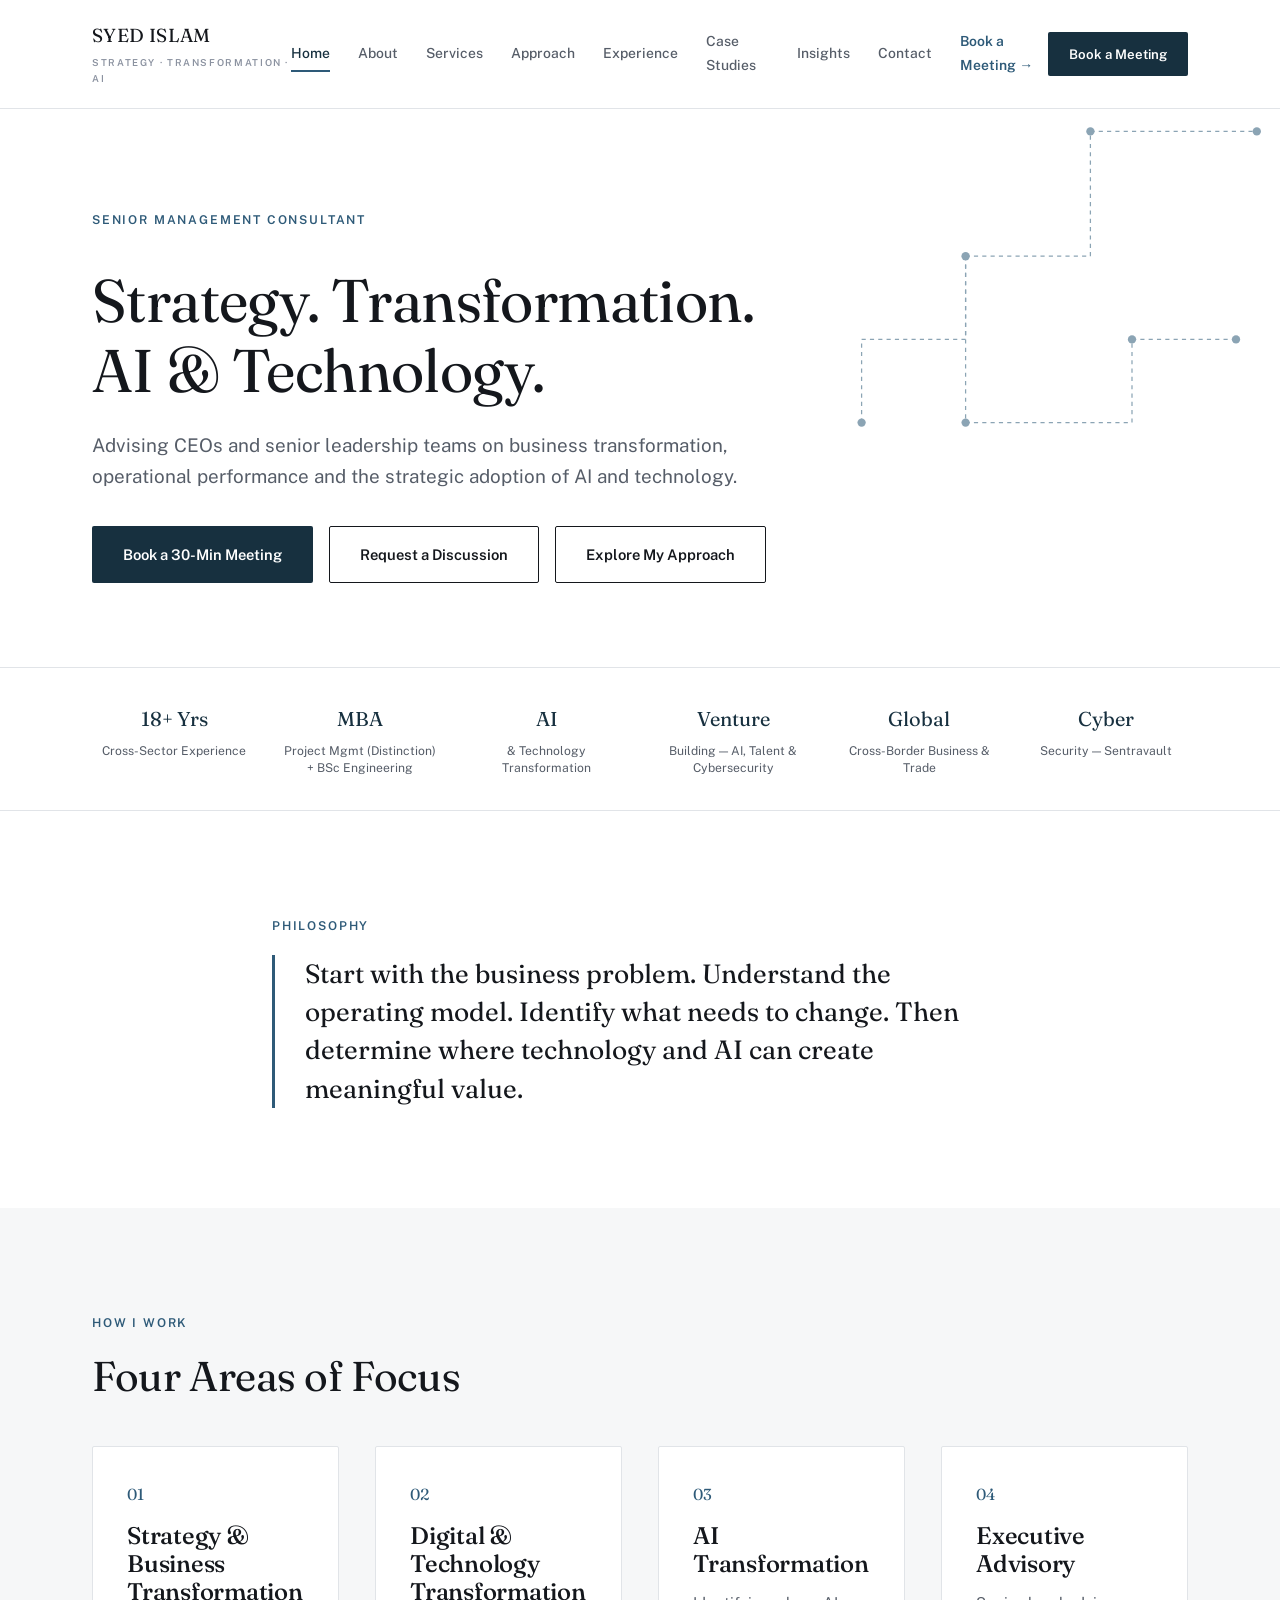
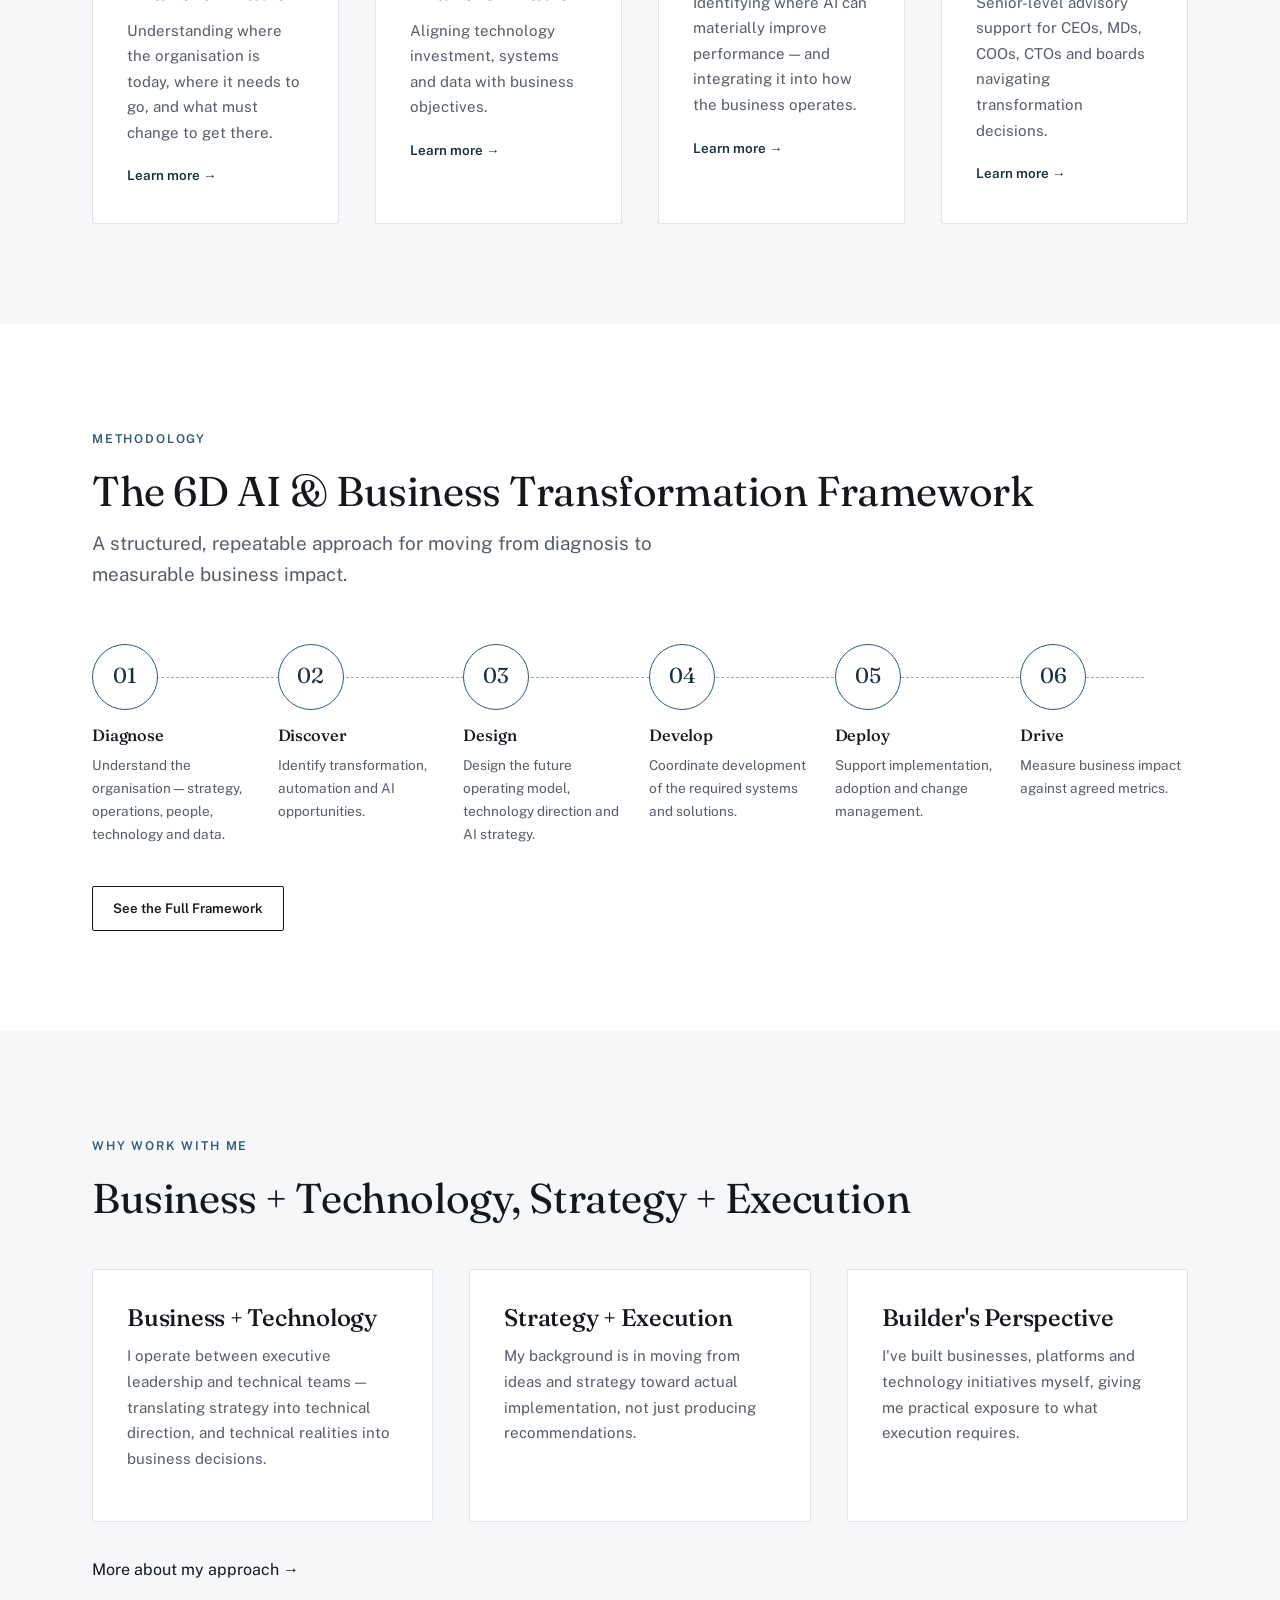
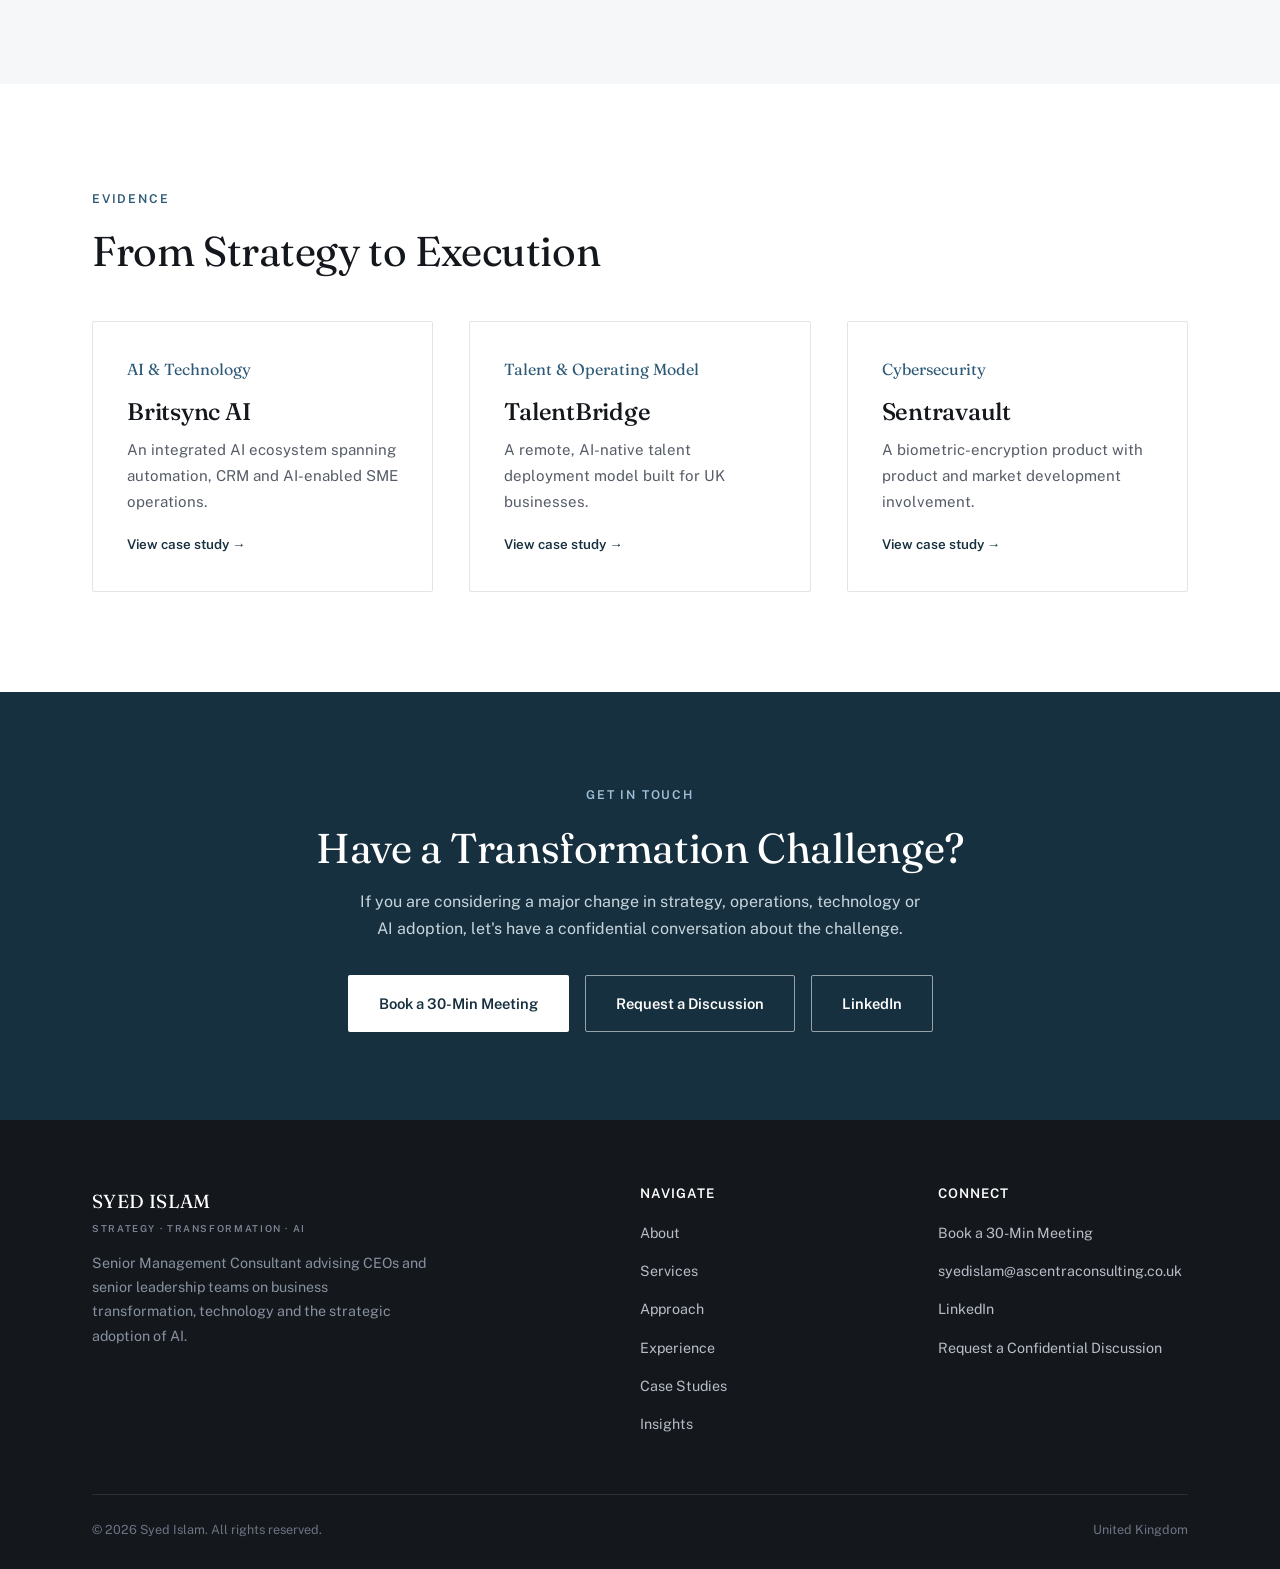
<file: index.html>
<!DOCTYPE html>
<html lang="en">
<head>
<meta charset="UTF-8">
<meta name="viewport" content="width=device-width, initial-scale=1.0">
<title>Syed Islam | Senior Management Consultant — Strategy, Business Transformation &amp; AI</title>
<meta name="description" content="Syed Islam is a Senior Management Consultant advising CEOs and senior leadership teams on business transformation, technology strategy and the strategic adoption of AI.">
<link rel="preconnect" href="https://fonts.googleapis.com">
<link rel="preconnect" href="https://fonts.gstatic.com" crossorigin>
<link href="https://fonts.googleapis.com/css2?family=Fraunces:opsz,wght@9..144,300;9..144,400;9..144,500;9..144,600&family=Public+Sans:wght@400;500;600;700&display=swap" rel="stylesheet">
<style>
:root{
  --bg:#FFFFFF; --bg-soft:#F6F7F8; --bg-deep:#EDF1F3;
  --ink:#14171C; --ink-soft:#565D68; --ink-faint:#8B92A0;
  --accent:#2E5A78; --accent-deep:#17303F; --accent-soft:#E6EEF2;
  --line:#E1E4E8;
  --serif:'Fraunces',Georgia,'Times New Roman',serif;
  --sans:'Public Sans',-apple-system,BlinkMacSystemFont,'Segoe UI',sans-serif;
  --maxw:1160px; --radius:2px;
}
*{margin:0;padding:0;box-sizing:border-box;}
html{scroll-behavior:smooth;}
body{font-family:var(--sans);color:var(--ink);background:var(--bg);line-height:1.7;font-size:16px;-webkit-font-smoothing:antialiased;}
img{max-width:100%;display:block;}
a{color:inherit;text-decoration:none;}
ul{list-style:none;}
:focus-visible{outline:2px solid var(--accent);outline-offset:3px;}
.container{max-width:var(--maxw);margin:0 auto;padding:0 32px;}
h1,h2,h3,h4{font-family:var(--serif);color:var(--ink);line-height:1.16;letter-spacing:-0.01em;font-weight:400;}
h1{font-size:clamp(2.3rem,3.2vw + 1.2rem,3.9rem);}
h2{font-size:clamp(1.9rem,2vw + 1.2rem,2.6rem);}
h3{font-size:clamp(1.25rem,1vw + 1rem,1.5rem);font-weight:500;}
h4{font-size:1.05rem;font-weight:600;font-family:var(--sans);color:var(--ink);}
p{color:var(--ink-soft);}
.lede{font-size:1.18rem;line-height:1.65;color:var(--ink-soft);}
.eyebrow{font-size:0.76rem;letter-spacing:0.15em;text-transform:uppercase;color:var(--accent);font-weight:600;display:inline-block;margin-bottom:18px;}
.section{padding:100px 0;}
.section-tight{padding:60px 0;}
.bg-soft{background:var(--bg-soft);}
.center{text-align:center;}
.grid{display:grid;gap:36px;}
.grid-2{grid-template-columns:repeat(2,1fr);}
.grid-3{grid-template-columns:repeat(3,1fr);}
.grid-4{grid-template-columns:repeat(4,1fr);}
.btn{display:inline-flex;align-items:center;gap:10px;padding:15px 30px;font-family:var(--sans);font-size:0.92rem;font-weight:600;border-radius:var(--radius);cursor:pointer;transition:background .2s ease,color .2s ease,border-color .2s ease;border:1px solid transparent;white-space:nowrap;}
.btn-primary{background:var(--accent-deep);color:#fff;}
.btn-primary:hover{background:var(--ink);}
.btn-outline{border-color:var(--ink);color:var(--ink);}
.btn-outline:hover{background:var(--ink);color:#fff;}
.btn-outline-light{border-color:rgba(255,255,255,.55);color:#fff;}
.btn-outline-light:hover{background:#fff;color:var(--accent-deep);}
.btn-sm{padding:10px 20px;font-size:0.83rem;}
.btn-row{display:flex;gap:16px;flex-wrap:wrap;}
header.site-header{position:sticky;top:0;z-index:200;background:rgba(255,255,255,.97);backdrop-filter:blur(10px);border-bottom:1px solid var(--line);}
.nav-wrap{display:flex;align-items:center;justify-content:space-between;padding:20px 32px;max-width:var(--maxw);margin:0 auto;}
.brand{font-family:var(--serif);font-size:1.18rem;letter-spacing:.02em;}
.brand em{font-style:normal;color:var(--accent);}
.brand small{display:block;font-family:var(--sans);font-size:.6rem;letter-spacing:.17em;color:var(--ink-faint);text-transform:uppercase;font-weight:600;margin-top:3px;}
nav.main-nav{display:flex;gap:28px;align-items:center;}
nav.main-nav a{font-size:.87rem;color:var(--ink-soft);font-weight:500;transition:color .2s;position:relative;}
nav.main-nav a:hover{color:var(--accent-deep);}
nav.main-nav a.active{color:var(--accent-deep);}
nav.main-nav a.active::after{content:'';position:absolute;left:0;right:0;bottom:-6px;height:2px;background:var(--accent);}
.nav-right{display:flex;align-items:center;gap:20px;}
.hamburger{display:none;flex-direction:column;gap:5px;background:none;border:none;cursor:pointer;padding:6px;}
.hamburger span{width:22px;height:2px;background:var(--ink);display:block;transition:.2s;}
@media(max-width:960px){
  nav.main-nav{position:fixed;top:73px;left:0;right:0;background:#fff;flex-direction:column;align-items:flex-start;padding:24px 32px;gap:20px;border-bottom:1px solid var(--line);transform:translateY(-8px);opacity:0;pointer-events:none;transition:.2s;max-height:80vh;overflow-y:auto;}
  nav.main-nav.open{transform:translateY(0);opacity:1;pointer-events:auto;}
  .hamburger{display:flex;}
  .nav-right .btn{display:none;}
}
.hero{padding:96px 0 84px;position:relative;overflow:hidden;}
.hero-inner{max-width:740px;position:relative;z-index:2;animation:riseIn .7s ease both;}
.hero-schematic{position:absolute;right:-60px;top:-40px;width:520px;max-width:60vw;opacity:.55;z-index:1;pointer-events:none;}
@keyframes riseIn{from{opacity:0;transform:translateY(14px);}to{opacity:1;transform:translateY(0);}}
@media(prefers-reduced-motion:reduce){*{animation:none !important;transition:none !important;scroll-behavior:auto !important;}}
.hero h1{margin:18px 0 24px;}
.trust-bar{border-top:1px solid var(--line);border-bottom:1px solid var(--line);padding:34px 0;}
.trust-grid{display:grid;grid-template-columns:repeat(6,1fr);gap:22px;}
.trust-item{text-align:center;padding:0 6px;}
.trust-item .num{font-family:var(--serif);font-size:1.25rem;color:var(--accent-deep);display:block;margin-bottom:6px;}
.trust-item span.label{font-size:.76rem;color:var(--ink-soft);line-height:1.4;display:block;}
@media(max-width:960px){.trust-grid{grid-template-columns:repeat(3,1fr);row-gap:28px;}}
@media(max-width:600px){.trust-grid{grid-template-columns:repeat(2,1fr);}}
.card{background:#fff;border:1px solid var(--line);padding:34px;border-radius:var(--radius);transition:border-color .2s,box-shadow .2s;}
.card:hover{border-color:var(--accent);box-shadow:0 14px 34px rgba(20,26,34,.06);}
.card .num{font-family:var(--serif);color:var(--accent);font-size:1rem;margin-bottom:14px;display:block;}
.card h3{margin-bottom:12px;}
.card p{font-size:.94rem;margin-bottom:16px;}
.card a.more{font-size:.84rem;font-weight:600;color:var(--accent-deep);}
.framework{display:grid;grid-template-columns:repeat(6,1fr);gap:18px;position:relative;}
.framework::before{content:'';position:absolute;top:33px;left:4%;right:4%;height:0;border-top:1px dashed var(--accent);opacity:.5;z-index:0;}
.fw-step{position:relative;z-index:1;}
.fw-num{width:66px;height:66px;border-radius:50%;background:#fff;border:1.5px solid var(--accent);color:var(--accent-deep);font-family:var(--serif);font-size:1.35rem;display:flex;align-items:center;justify-content:center;margin-bottom:16px;}
.fw-step h4{margin-bottom:9px;font-family:var(--serif);font-size:1.02rem;font-weight:500;}
.fw-step p{font-size:.85rem;}
@media(max-width:960px){.framework{grid-template-columns:repeat(2,1fr);row-gap:34px;}.framework::before{display:none;}}
.pull-quote{border-left:3px solid var(--accent);padding-left:30px;}
.pull-quote p{font-family:var(--serif);font-size:clamp(1.3rem,1.3vw + 1rem,1.65rem);color:var(--ink);line-height:1.45;}
.cta-band{padding:88px 0;background:var(--accent-deep);color:#fff;text-align:center;}
.cta-band h2{color:#fff;}
.cta-band p{color:#C7D6DE;max-width:560px;margin:16px auto 32px;}
footer{background:var(--ink);color:#B8BEC8;padding:66px 0 28px;}
.footer-top{display:grid;grid-template-columns:2fr 1fr 1fr;gap:48px;padding-bottom:46px;border-bottom:1px solid rgba(255,255,255,.1);}
footer h4{color:#fff;font-family:var(--sans);font-size:.83rem;letter-spacing:.08em;text-transform:uppercase;margin-bottom:18px;}
footer .brand{color:#fff;}
footer .brand small{color:#7C8494;}
footer p{color:#8891A0;font-size:.89rem;max-width:340px;margin-top:14px;}
footer ul li{margin-bottom:11px;}
footer ul li a{color:#B8BEC8;font-size:.89rem;transition:color .2s;}
footer ul li a:hover{color:#fff;}
.footer-bottom{display:flex;justify-content:space-between;padding-top:24px;font-size:.79rem;color:#6C7484;flex-wrap:wrap;gap:10px;}
@media(max-width:760px){.footer-top{grid-template-columns:1fr;gap:32px;}}
@media(max-width:960px){.grid-4{grid-template-columns:repeat(2,1fr);}.grid-3{grid-template-columns:repeat(2,1fr);}}
@media(max-width:600px){.grid-2,.grid-3,.grid-4{grid-template-columns:1fr;}.section{padding:60px 0;}.hero{padding:64px 0 56px;}}
</style>
</head>
<body>

<header class="site-header">
  <div class="nav-wrap">
    <a href="index.html" class="brand">SYED ISLAM<small>Strategy · Transformation · AI</small></a>
    <nav class="main-nav" id="mainNav">
      <a href="index.html" class="active">Home</a>
      <a href="about.html">About</a>
      <a href="services.html">Services</a>
      <a href="approach.html">Approach</a>
      <a href="experience.html">Experience</a>
      <a href="case-studies.html">Case Studies</a>
      <a href="insights.html">Insights</a>
      <a href="contact.html">Contact</a>
      <a href="https://calendly.com/ascentraglobal/30min" target="_blank" rel="noopener noreferrer" style="color:var(--accent);font-weight:600;">Book a Meeting &rarr;</a>
    </nav>
    <div class="nav-right">
      <a href="https://calendly.com/ascentraglobal/30min" target="_blank" rel="noopener noreferrer" class="btn btn-primary btn-sm">Book a Meeting</a>
      <button class="hamburger" id="hamburger" aria-label="Toggle menu" aria-expanded="false"><span></span><span></span><span></span></button>
    </div>
  </div>
</header>

<section class="hero">
  <div class="container">
    <svg class="hero-schematic" viewBox="0 0 500 400" fill="none" xmlns="http://www.w3.org/2000/svg" aria-hidden="true">
      <path d="M40 340 L40 260 L140 260 L140 180" stroke="#2E5A78" stroke-width="1.2" stroke-dasharray="4 4"/>
      <path d="M140 180 L260 180 L260 60 L420 60" stroke="#2E5A78" stroke-width="1.2" stroke-dasharray="4 4"/>
      <path d="M140 180 L140 340 L300 340 L300 260 L400 260" stroke="#2E5A78" stroke-width="1.2" stroke-dasharray="4 4"/>
      <circle cx="40" cy="340" r="4" fill="#2E5A78"/>
      <circle cx="140" cy="180" r="4" fill="#2E5A78"/>
      <circle cx="260" cy="60" r="4" fill="#2E5A78"/>
      <circle cx="420" cy="60" r="4" fill="#2E5A78"/>
      <circle cx="300" cy="260" r="4" fill="#2E5A78"/>
      <circle cx="400" cy="260" r="4" fill="#2E5A78"/>
      <circle cx="140" cy="340" r="4" fill="#2E5A78"/>
    </svg>
    <div class="hero-inner">
      <span class="eyebrow">Senior Management Consultant</span>
      <h1>Strategy. Transformation.<br>AI &amp; Technology.</h1>
      <p class="lede">Advising CEOs and senior leadership teams on business transformation, operational performance and the strategic adoption of AI and technology.</p>
      <div class="btn-row" style="margin-top:34px;">
        <a href="https://calendly.com/ascentraglobal/30min" target="_blank" rel="noopener noreferrer" class="btn btn-primary">Book a 30-Min Meeting</a>
        <a href="contact.html" class="btn btn-outline">Request a Discussion</a>
        <a href="approach.html" class="btn btn-outline">Explore My Approach</a>
      </div>
    </div>
  </div>
</section>

<section class="trust-bar">
  <div class="container trust-grid">
    <div class="trust-item"><span class="num">18+ Yrs</span><span class="label">Cross-Sector Experience</span></div>
    <div class="trust-item"><span class="num">MBA</span><span class="label">Project Mgmt (Distinction) + BSc Engineering</span></div>
    <div class="trust-item"><span class="num">AI</span><span class="label">&amp; Technology Transformation</span></div>
    <div class="trust-item"><span class="num">Venture</span><span class="label">Building — AI, Talent &amp; Cybersecurity</span></div>
    <div class="trust-item"><span class="num">Global</span><span class="label">Cross-Border Business &amp; Trade</span></div>
    <div class="trust-item"><span class="num">Cyber</span><span class="label">Security — Sentravault</span></div>
  </div>
</section>

<section class="section">
  <div class="container" style="max-width:800px;">
    <span class="eyebrow">Philosophy</span>
    <div class="pull-quote">
      <p>Start with the business problem. Understand the operating model. Identify what needs to change. Then determine where technology and AI can create meaningful value.</p>
    </div>
  </div>
</section>

<section class="section bg-soft">
  <div class="container">
    <span class="eyebrow">How I Work</span>
    <h2>Four Areas of Focus</h2>
    <div class="grid grid-4" style="margin-top:46px;">
      <div class="card">
        <span class="num">01</span>
        <h3>Strategy &amp; Business Transformation</h3>
        <p>Understanding where the organisation is today, where it needs to go, and what must change to get there.</p>
        <a href="services.html" class="more">Learn more →</a>
      </div>
      <div class="card">
        <span class="num">02</span>
        <h3>Digital &amp; Technology Transformation</h3>
        <p>Aligning technology investment, systems and data with business objectives.</p>
        <a href="services.html" class="more">Learn more →</a>
      </div>
      <div class="card">
        <span class="num">03</span>
        <h3>AI Transformation</h3>
        <p>Identifying where AI can materially improve performance — and integrating it into how the business operates.</p>
        <a href="services.html" class="more">Learn more →</a>
      </div>
      <div class="card">
        <span class="num">04</span>
        <h3>Executive Advisory</h3>
        <p>Senior-level advisory support for CEOs, MDs, COOs, CTOs and boards navigating transformation decisions.</p>
        <a href="services.html" class="more">Learn more →</a>
      </div>
    </div>
  </div>
</section>

<section class="section">
  <div class="container">
    <span class="eyebrow">Methodology</span>
    <h2>The 6D AI &amp; Business Transformation Framework</h2>
    <p class="lede" style="max-width:640px;margin-top:12px;">A structured, repeatable approach for moving from diagnosis to measurable business impact.</p>
    <div class="framework" style="margin-top:54px;">
      <div class="fw-step"><div class="fw-num">01</div><h4>Diagnose</h4><p>Understand the organisation — strategy, operations, people, technology and data.</p></div>
      <div class="fw-step"><div class="fw-num">02</div><h4>Discover</h4><p>Identify transformation, automation and AI opportunities.</p></div>
      <div class="fw-step"><div class="fw-num">03</div><h4>Design</h4><p>Design the future operating model, technology direction and AI strategy.</p></div>
      <div class="fw-step"><div class="fw-num">04</div><h4>Develop</h4><p>Coordinate development of the required systems and solutions.</p></div>
      <div class="fw-step"><div class="fw-num">05</div><h4>Deploy</h4><p>Support implementation, adoption and change management.</p></div>
      <div class="fw-step"><div class="fw-num">06</div><h4>Drive</h4><p>Measure business impact against agreed metrics.</p></div>
    </div>
    <div style="margin-top:40px;"><a href="approach.html" class="btn btn-outline btn-sm">See the Full Framework</a></div>
  </div>
</section>

<section class="section bg-soft">
  <div class="container">
    <span class="eyebrow">Why Work With Me</span>
    <h2>Business + Technology, Strategy + Execution</h2>
    <div class="grid grid-3" style="margin-top:46px;">
      <div class="card"><h3>Business + Technology</h3><p>I operate between executive leadership and technical teams — translating strategy into technical direction, and technical realities into business decisions.</p></div>
      <div class="card"><h3>Strategy + Execution</h3><p>My background is in moving from ideas and strategy toward actual implementation, not just producing recommendations.</p></div>
      <div class="card"><h3>Builder's Perspective</h3><p>I've built businesses, platforms and technology initiatives myself, giving me practical exposure to what execution requires.</p></div>
    </div>
    <div style="margin-top:34px;"><a href="about.html" class="more">More about my approach →</a></div>
  </div>
</section>

<section class="section">
  <div class="container">
    <span class="eyebrow">Evidence</span>
    <h2>From Strategy to Execution</h2>
    <div class="grid grid-3" style="margin-top:46px;">
      <div class="card"><span class="num">AI &amp; Technology</span><h3>Britsync AI</h3><p>An integrated AI ecosystem spanning automation, CRM and AI-enabled SME operations.</p><a href="case-studies.html" class="more">View case study →</a></div>
      <div class="card"><span class="num">Talent &amp; Operating Model</span><h3>TalentBridge</h3><p>A remote, AI-native talent deployment model built for UK businesses.</p><a href="case-studies.html" class="more">View case study →</a></div>
      <div class="card"><span class="num">Cybersecurity</span><h3>Sentravault</h3><p>A biometric-encryption product with product and market development involvement.</p><a href="case-studies.html" class="more">View case study →</a></div>
    </div>
  </div>
</section>

<section class="cta-band">
  <div class="container">
    <span class="eyebrow" style="color:#9FC0D6;">Get In Touch</span>
    <h2>Have a Transformation Challenge?</h2>
    <p>If you are considering a major change in strategy, operations, technology or AI adoption, let's have a confidential conversation about the challenge.</p>
    <div class="btn-row center" style="justify-content:center;">
      <a href="https://calendly.com/ascentraglobal/30min" target="_blank" rel="noopener noreferrer" class="btn" style="background:#fff;color:var(--accent-deep);">Book a 30-Min Meeting</a>
      <a href="contact.html" class="btn btn-outline-light">Request a Discussion</a>
      <a href="https://linkedin.com/in/syed-islam-mba-bsc" target="_blank" rel="noopener" class="btn btn-outline-light">LinkedIn</a>
    </div>
  </div>
</section>

<footer>
  <div class="container">
    <div class="footer-top">
      <div>
        <a href="index.html" class="brand">SYED ISLAM<small>Strategy · Transformation · AI</small></a>
        <p>Senior Management Consultant advising CEOs and senior leadership teams on business transformation, technology and the strategic adoption of AI.</p>
      </div>
      <div>
        <h4>Navigate</h4>
        <ul>
          <li><a href="about.html">About</a></li>
          <li><a href="services.html">Services</a></li>
          <li><a href="approach.html">Approach</a></li>
          <li><a href="experience.html">Experience</a></li>
          <li><a href="case-studies.html">Case Studies</a></li>
          <li><a href="insights.html">Insights</a></li>
        </ul>
      </div>
      <div>
        <h4>Connect</h4>
        <ul>
          <li><a href="https://calendly.com/ascentraglobal/30min" target="_blank" rel="noopener noreferrer">Book a 30-Min Meeting</a></li>
          <li><a href="mailto:syedislam@ascentraconsulting.co.uk">syedislam@ascentraconsulting.co.uk</a></li>
          <li><a href="https://linkedin.com/in/syed-islam-mba-bsc" target="_blank" rel="noopener">LinkedIn</a></li>
          <li><a href="contact.html">Request a Confidential Discussion</a></li>
        </ul>
      </div>
    </div>
    <div class="footer-bottom">
      <span>© 2026 Syed Islam. All rights reserved.</span>
      <span>United Kingdom</span>
    </div>
  </div>
</footer>

<script>
  var h=document.getElementById('hamburger'), n=document.getElementById('mainNav');
  if(h){h.addEventListener('click',function(){var open=n.classList.toggle('open');h.classList.toggle('active');h.setAttribute('aria-expanded',open?'true':'false');});}
</script>
</body>
</html>
</file>
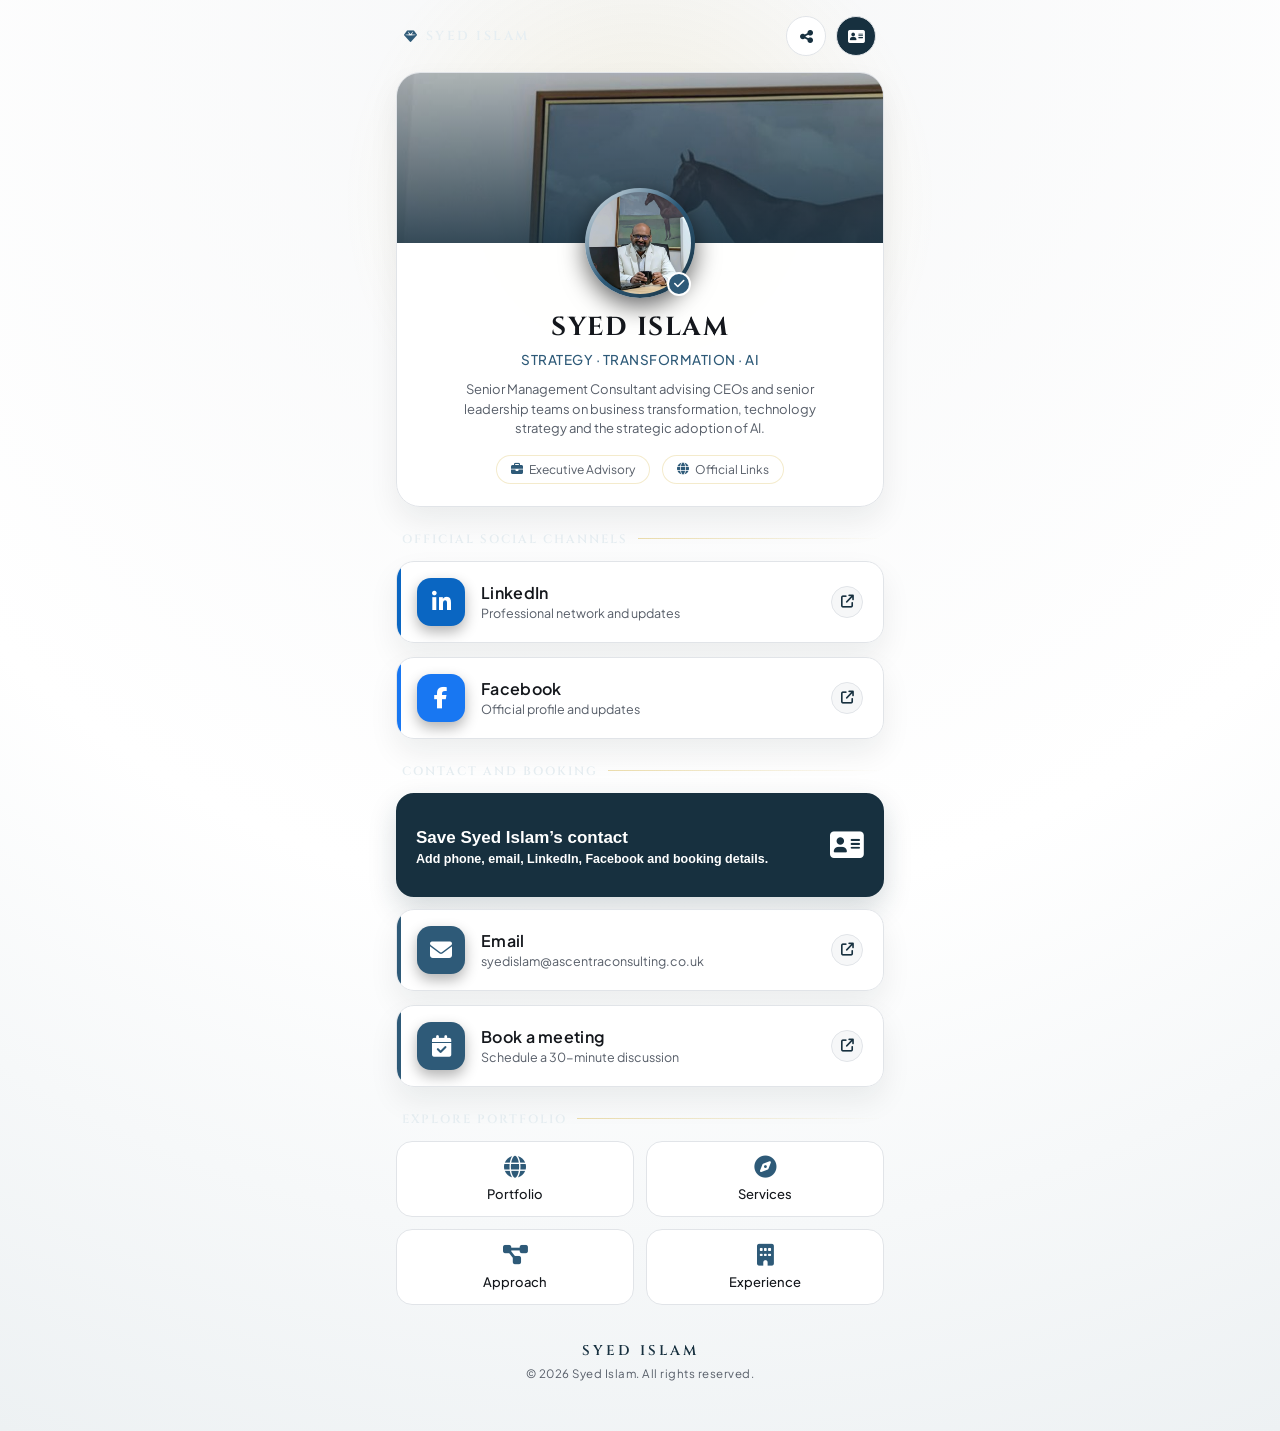
<file: scan/index.html>
<!DOCTYPE html>
<html lang="en">
<head>
  <meta charset="UTF-8">
  <meta name="viewport" content="width=device-width, initial-scale=1.0, maximum-scale=1.0, user-scalable=no">
  <meta name="description" content="Connect with Syed Islam across official professional channels.">
  <meta property="og:title" content="Syed Islam | Official Professional Hub">
  <meta property="og:description" content="Strategy, transformation, AI and technology advisory.">
  <meta property="og:image" content="../images/syed-shaon-hero-520.webp">
  <meta name="theme-color" content="#032612">
  <title>Syed Islam | Official Professional Hub</title>
  <link rel="preconnect" href="https://fonts.googleapis.com">
  <link rel="preconnect" href="https://fonts.gstatic.com" crossorigin>
  <link href="https://fonts.googleapis.com/css2?family=Cinzel:wght@500;600;700;800&family=Plus+Jakarta+Sans:wght@300;400;500;600;700&display=swap" rel="stylesheet">
  <link rel="stylesheet" href="https://cdnjs.cloudflare.com/ajax/libs/font-awesome/6.5.1/css/all.min.css">
  <style>
    :root{--bg-dark:#17303f;--bg-surface:rgba(255,255,255,.94);--bg-surface-hover:#fff;--gold-primary:#2e5a78;--gold-light:#e6eef2;--gold-dark:#17303f;--text-main:#14171c;--text-muted:#565d68;--accent-glow:rgba(46,90,120,.18);--border-gold:#e1e4e8;--radius-card:18px;}
    *{box-sizing:border-box;margin:0;padding:0;-webkit-tap-highlight-color:transparent;}body{min-height:100vh;padding-bottom:50px;background:radial-gradient(circle at 50% 10%,#08381c 0%,#031a0d 50%,#010d06 100%);color:var(--text-main);font-family:'Plus Jakarta Sans',sans-serif;position:relative;overflow-x:hidden;}body:before{content:"";position:fixed;top:-100px;left:50%;width:600px;height:600px;transform:translateX(-50%);border-radius:50%;background:radial-gradient(circle,rgba(212,175,55,.12) 0%,rgba(3,38,18,0) 70%);pointer-events:none;z-index:0;}a{color:inherit;text-decoration:none;}:focus-visible{outline:3px solid var(--gold-light);outline-offset:3px;}
    .container{position:relative;z-index:1;width:100%;max-width:520px;margin:auto;padding:0 16px;}.top-bar{display:flex;justify-content:space-between;align-items:center;padding:16px 8px;}.brand-badge{display:flex;align-items:center;gap:6px;color:var(--gold-light);font:600 13px 'Cinzel',serif;letter-spacing:2.5px;text-transform:uppercase;}.top-actions{display:flex;gap:10px;}.action-circle-btn{width:40px;height:40px;border:1px solid var(--border-gold);border-radius:50%;display:flex;align-items:center;justify-content:center;background:rgba(255,255,255,.08);color:var(--gold-light);cursor:pointer;backdrop-filter:blur(10px);transition:all .25s ease;font-size:15px;}.action-circle-btn:hover{transform:translateY(-2px);background:var(--gold-primary);color:#031c0e;box-shadow:0 6px 16px var(--accent-glow);}.action-circle-btn.save{background:var(--gold-primary);color:#031c0e;}
    .profile-header{position:relative;overflow:hidden;margin-bottom:24px;text-align:center;background:var(--bg-surface);border:1px solid var(--border-gold);border-radius:24px;box-shadow:0 16px 40px rgba(0,0,0,.45);backdrop-filter:blur(12px);}.cover-banner{position:relative;width:100%;height:170px;overflow:hidden;}.cover-banner img{width:100%;height:100%;object-fit:cover;object-position:center 28%;transition:transform .8s ease;}.profile-header:hover .cover-banner img{transform:scale(1.04);}.cover-overlay{position:absolute;inset:0;background:linear-gradient(180deg,rgba(3,28,14,.1),rgba(3,28,14,.9));}.avatar-wrapper{position:relative;width:110px;height:110px;margin:-55px auto 12px;padding:4px;border-radius:50%;background:linear-gradient(135deg,var(--gold-light),var(--gold-dark),var(--gold-primary));box-shadow:0 8px 24px rgba(0,0,0,.6);}.avatar-wrapper img{width:100%;height:100%;display:block;object-fit:cover;border-radius:50%;background:#031c0e;}.verified-badge{position:absolute;right:4px;bottom:2px;width:24px;height:24px;border:2px solid #031c0e;border-radius:50%;display:flex;align-items:center;justify-content:center;background:#1877f2;color:#fff;font-size:12px;}.profile-info{padding:0 20px 22px;}.profile-name{margin-bottom:6px;color:#fff;font:700 26px 'Cinzel',serif;letter-spacing:1.5px;text-shadow:0 2px 8px rgba(0,0,0,.5);}.profile-tagline{margin-bottom:12px;color:var(--gold-light);font-size:13.5px;font-weight:500;letter-spacing:.5px;}.profile-desc{max-width:380px;margin:0 auto 16px;color:var(--text-muted);font-size:13px;line-height:1.5;}.quick-chips{display:flex;justify-content:center;gap:12px;flex-wrap:wrap;}.chip{display:inline-flex;align-items:center;gap:6px;padding:6px 14px;border:1px solid rgba(212,175,55,.25);border-radius:20px;background:rgba(255,255,255,.05);color:var(--text-muted);font-size:12px;}.chip i{color:var(--gold-primary);}
    .section-title{display:flex;align-items:center;gap:10px;margin:0 0 14px 6px;color:var(--gold-light);font:600 12px 'Cinzel',serif;letter-spacing:2px;text-transform:uppercase;}.section-title:after{content:"";flex:1;height:1px;background:linear-gradient(90deg,rgba(212,175,55,.4),transparent);}.links-list{display:flex;flex-direction:column;gap:14px;margin-bottom:24px;}.link-card{position:relative;display:flex;justify-content:space-between;align-items:center;overflow:hidden;padding:16px 20px;border:1px solid var(--border-gold);border-radius:var(--radius-card);background:var(--bg-surface);color:var(--text-main);backdrop-filter:blur(10px);box-shadow:0 8px 20px rgba(0,0,0,.25);transition:all .28s cubic-bezier(.2,.8,.2,1);}.link-card:before{content:"";position:absolute;left:0;top:0;width:4px;height:100%;transition:width .25s ease;}.link-card.linkedin:before{background:#0a66c2;}.link-card.facebook:before{background:#1877f2;}.link-card.email:before{background:var(--gold-primary);}.link-card.meeting:before{background:#38a169;}.link-card:hover{transform:translateY(-3px) scale(1.01);background:var(--bg-surface-hover);border-color:var(--gold-primary);box-shadow:0 14px 30px rgba(0,0,0,.4),0 0 20px var(--accent-glow);}.link-card:hover:before{width:6px;}.link-left{display:flex;align-items:center;gap:16px;}.icon-box{width:48px;height:48px;border-radius:14px;display:flex;align-items:center;justify-content:center;color:#fff;flex-shrink:0;font-size:22px;box-shadow:0 6px 14px rgba(0,0,0,.3);transition:transform .3s ease;}.link-card:hover .icon-box{transform:scale(1.1) rotate(-3deg);}.linkedin .icon-box{background:#0a66c2;}.facebook .icon-box{background:#1877f2;}.email .icon-box{background:linear-gradient(135deg,#d4af37,#aa820a);}.meeting .icon-box{background:#238c4d;}.link-texts h2{margin-bottom:2px;color:#fff;font-size:16px;font-weight:600;letter-spacing:.3px;}.link-texts p{color:var(--text-muted);font-size:12.5px;}.link-arrow{width:32px;height:32px;border:1px solid rgba(255,255,255,.1);border-radius:50%;display:flex;align-items:center;justify-content:center;background:rgba(255,255,255,.05);color:var(--gold-light);flex-shrink:0;font-size:13px;}.link-card:hover .link-arrow{transform:translateX(3px);background:var(--gold-primary);color:#031c0e;}
    .save-contact{width:100%;min-height:104px;margin-bottom:12px;padding:18px;border:2px solid var(--gold-primary);border-radius:var(--radius-card);background:linear-gradient(135deg,var(--gold-light),var(--gold-primary),var(--gold-dark));color:#031c0e;display:flex;align-items:center;justify-content:space-between;cursor:pointer;text-align:left;box-shadow:0 10px 25px var(--accent-glow);transition:transform .22s ease,box-shadow .22s ease;}.save-contact:hover{transform:translateY(-3px);box-shadow:0 16px 30px rgba(212,175,55,.45);}.save-contact strong{display:block;font-size:17px;}.save-contact span{display:block;margin-top:4px;font-size:12.5px;font-weight:600;}.save-contact i{font-size:30px;}
    .utility-grid{display:grid;grid-template-columns:1fr 1fr;gap:12px;margin-bottom:26px;}.util-btn{display:flex;flex-direction:column;align-items:center;gap:8px;padding:14px 12px;border:1px solid rgba(212,175,55,.25);border-radius:16px;background:rgba(255,255,255,.04);color:var(--text-main);cursor:pointer;font:500 13px 'Plus Jakarta Sans',sans-serif;transition:all .25s ease;}.util-btn i{color:var(--gold-light);font-size:22px;}.util-btn:hover{transform:translateY(-2px);border-color:var(--gold-primary);background:rgba(212,175,55,.15);}footer{text-align:center;padding-top:10px;}.footer-logo{margin-bottom:6px;color:var(--gold-light);font:600 14px 'Cinzel',serif;letter-spacing:3px;text-transform:uppercase;}.footer-copy{color:rgba(176,201,185,.6);font-size:11.5px;letter-spacing:.5px;}.toast{position:fixed;left:50%;bottom:24px;z-index:10;transform:translateX(-50%) translateY(80px);padding:12px 22px;border-radius:30px;background:var(--gold-primary);color:#031c0e;font-size:13px;font-weight:600;opacity:0;pointer-events:none;transition:all .3s ease;}.toast.show{transform:translateX(-50%) translateY(0);opacity:1;}.modal-overlay{position:fixed;inset:0;z-index:20;display:flex;align-items:center;justify-content:center;padding:20px;background:rgba(20,23,28,.72);backdrop-filter:blur(7px);opacity:0;pointer-events:none;transition:opacity .22s ease;}.modal-overlay.active{opacity:1;pointer-events:auto;}.modal-card{position:relative;width:100%;max-width:400px;padding:30px 24px;border-radius:24px;background:#fff;color:#14171c;text-align:center;transform:translateY(18px);transition:transform .22s ease;}.modal-overlay.active .modal-card{transform:translateY(0);}.modal-close{position:absolute;top:14px;right:14px;width:34px;height:34px;border:0;border-radius:50%;background:#edf1f3;color:#17303f;cursor:pointer;font-size:20px;}.modal-card h2{font:600 24px 'Cinzel',serif;}.modal-number{margin:16px 0 8px;color:#17303f;font-size:24px;font-weight:700;letter-spacing:.02em;}.modal-card p{color:#565d68;font-size:13px;line-height:1.55;}.modal-actions{display:grid;grid-template-columns:1fr 1fr;gap:10px;margin-top:22px;}.modal-actions a,.modal-actions button{min-height:48px;border:0;border-radius:12px;display:flex;align-items:center;justify-content:center;gap:8px;cursor:pointer;font-size:14px;font-weight:700;}.modal-actions a{background:#e6eef2;color:#17303f;}.modal-actions button{background:#17303f;color:#fff;}.modal-actions button:hover{background:#2e5a78;}
    /* Portfolio palette override: keep hub layout, use Syed Islam site colours. */
    body{background:radial-gradient(circle at 50% 0,#f6f7f8 0,#fff 58%,#edf1f3 100%);}.profile-header,.link-card{box-shadow:0 14px 30px rgba(20,26,34,.07);}.profile-header{background:var(--bg-surface);}.cover-overlay{background:linear-gradient(180deg,rgba(23,48,63,.06),rgba(23,48,63,.82));}.avatar-wrapper{background:linear-gradient(135deg,#e6eef2,#2e5a78,#17303f);}.avatar-wrapper img{background:#fff;}.verified-badge{border-color:#fff;background:#2e5a78;}.profile-name,.link-texts h2{color:var(--text-main);text-shadow:none;}.profile-tagline{color:#2e5a78;}.action-circle-btn{background:#fff;color:#17303f;}.action-circle-btn:hover{background:#2e5a78;color:#fff;}.action-circle-btn.save{background:#17303f;color:#fff;}.link-card:hover{background:#fff;border-color:#2e5a78;}.link-card.email:before,.link-card.meeting:before{background:#2e5a78;}.email .icon-box,.meeting .icon-box{background:#2e5a78;}.link-arrow{border-color:#e1e4e8;background:#f6f7f8;color:#17303f;}.link-card:hover .link-arrow{background:#2e5a78;color:#fff;}.save-contact{background:#17303f;border-color:#17303f;color:#fff;box-shadow:0 12px 28px rgba(23,48,63,.18);}.save-contact:hover{background:#2e5a78;box-shadow:0 16px 30px rgba(23,48,63,.24);}.util-btn{background:#fff;color:var(--text-main);border-color:#e1e4e8;}.util-btn i{color:#2e5a78;}.util-btn:hover{background:#e6eef2;border-color:#2e5a78;}.footer-logo{color:#17303f;}.footer-copy{color:#565d68;}
  </style>
</head>
<body>
  <div class="container">
    <header class="top-bar">
      <div class="brand-badge"><i class="fa-solid fa-gem" style="color:var(--gold-primary)"></i><span>Syed Islam</span></div>
      <div class="top-actions"><button class="action-circle-btn" type="button" onclick="shareProfile()" aria-label="Share profile"><i class="fa-solid fa-share-nodes"></i></button><button class="action-circle-btn save" type="button" onclick="openContactModal()" aria-label="Save contact"><i class="fa-solid fa-address-card"></i></button></div>
    </header>
    <section class="profile-header" aria-labelledby="profile-name">
      <div class="cover-banner"><img src="../images/syed-shaon-hero-520.webp" alt="Syed Islam"><div class="cover-overlay"></div></div>
      <div class="avatar-wrapper"><img src="../images/syed-shaon.jpg" alt="Syed Islam portrait"><span class="verified-badge" aria-label="Official professional profile"><i class="fa-solid fa-check"></i></span></div>
      <div class="profile-info"><h1 class="profile-name" id="profile-name">SYED ISLAM</h1><p class="profile-tagline">STRATEGY · TRANSFORMATION · AI</p><p class="profile-desc">Senior Management Consultant advising CEOs and senior leadership teams on business transformation, technology strategy and the strategic adoption of AI.</p><div class="quick-chips"><span class="chip"><i class="fa-solid fa-briefcase"></i>Executive Advisory</span><span class="chip"><i class="fa-solid fa-globe"></i>Official Links</span></div></div>
    </section>
    <p class="section-title">Official social channels</p>
    <nav class="links-list" aria-label="Social channels">
      <a class="link-card linkedin" href="https://linkedin.com/in/syed-islam-mba-bsc" target="_blank" rel="noopener noreferrer"><span class="link-left"><span class="icon-box"><i class="fa-brands fa-linkedin-in"></i></span><span class="link-texts"><h2>LinkedIn</h2><p>Professional network and updates</p></span></span><span class="link-arrow"><i class="fa-solid fa-arrow-up-right-from-square"></i></span></a>
      <a class="link-card facebook" href="https://www.facebook.com/share/1CQkBPjqbU/" target="_blank" rel="noopener noreferrer"><span class="link-left"><span class="icon-box"><i class="fa-brands fa-facebook-f"></i></span><span class="link-texts"><h2>Facebook</h2><p>Official profile and updates</p></span></span><span class="link-arrow"><i class="fa-solid fa-arrow-up-right-from-square"></i></span></a>
    </nav>
    <p class="section-title">Contact and booking</p>
    <button class="save-contact" type="button" onclick="openContactModal()"><span><strong>Save Syed Islam’s contact</strong><span>Add phone, email, LinkedIn, Facebook and booking details.</span></span><i class="fa-solid fa-address-card"></i></button>
    <nav class="links-list" aria-label="Contact and booking">
      <a class="link-card email" href="mailto:syedislam@ascentraconsulting.co.uk"><span class="link-left"><span class="icon-box"><i class="fa-solid fa-envelope"></i></span><span class="link-texts"><h2>Email</h2><p>syedislam@ascentraconsulting.co.uk</p></span></span><span class="link-arrow"><i class="fa-solid fa-arrow-up-right-from-square"></i></span></a>
      <a class="link-card meeting" href="https://calendly.com/ascentraglobal/30min" target="_blank" rel="noopener noreferrer"><span class="link-left"><span class="icon-box"><i class="fa-solid fa-calendar-check"></i></span><span class="link-texts"><h2>Book a meeting</h2><p>Schedule a 30-minute discussion</p></span></span><span class="link-arrow"><i class="fa-solid fa-arrow-up-right-from-square"></i></span></a>
    </nav>
    <p class="section-title">Explore portfolio</p>
    <div class="utility-grid"><a class="util-btn" href="../index.html"><i class="fa-solid fa-globe"></i><span>Portfolio</span></a><a class="util-btn" href="../services.html"><i class="fa-solid fa-compass"></i><span>Services</span></a><a class="util-btn" href="../approach.html"><i class="fa-solid fa-diagram-project"></i><span>Approach</span></a><a class="util-btn" href="../experience.html"><i class="fa-solid fa-building"></i><span>Experience</span></a></div>
    <footer><div class="footer-logo">Syed Islam</div><p class="footer-copy">© 2026 Syed Islam. All rights reserved.</p></footer>
  </div>
  <div class="toast" id="toast" role="status">Contact card ready.</div>
  <div class="modal-overlay" id="contactModal" onclick="if(event.target === this) closeContactModal()" role="dialog" aria-modal="true" aria-labelledby="modalTitle">
    <div class="modal-card"><button class="modal-close" type="button" onclick="closeContactModal()" aria-label="Close">×</button><h2 id="modalTitle">Syed Islam</h2><a class="modal-number" href="tel:+447735856319">+44 7735 856319</a><p>Senior Management Consultant<br>Strategy, Transformation &amp; AI</p><p style="margin-top:12px">Tap save. Your phone will ask for confirmation, then add all contact details.</p><div class="modal-actions"><a href="tel:+447735856319"><i class="fa-solid fa-phone"></i> Call</a><button type="button" onclick="saveContact()"><i class="fa-solid fa-address-card"></i> Save contact</button></div></div>
  </div>
  <script>
    function showToast(message) { const toast = document.getElementById('toast'); toast.textContent = message; toast.classList.add('show'); setTimeout(() => toast.classList.remove('show'), 2500); }
    function shareProfile() { if (navigator.share) { navigator.share({ title: 'Syed Islam | Official Professional Hub', text: 'Official professional channels for Syed Islam.', url: window.location.href }).catch(() => {}); return; } navigator.clipboard.writeText(window.location.href).then(() => showToast('Page link copied.')).catch(() => showToast('Share this page link.')); }
    function openContactModal() { document.getElementById('contactModal').classList.add('active'); }
    function closeContactModal() { document.getElementById('contactModal').classList.remove('active'); }
    function saveContact() { const vcard = `BEGIN:VCARD\nVERSION:3.0\nFN:Syed Islam\nORG:Ascentra Consulting\nTITLE:Senior Management Consultant\nTEL;TYPE=CELL:+447735856319\nEMAIL;TYPE=WORK:syedislam@ascentraconsulting.co.uk\nURL:https://linkedin.com/in/syed-islam-mba-bsc\nURL:https://www.facebook.com/share/1CQkBPjqbU/\nURL:https://calendly.com/ascentraglobal/30min\nEND:VCARD`; const url = URL.createObjectURL(new Blob([vcard], { type: 'text/vcard;charset=utf-8;' })); window.location.href = url; setTimeout(() => URL.revokeObjectURL(url), 3000); closeContactModal(); showToast('Use your phone confirmation to save contact.'); }
  </script>
</body>
</html>
</file>
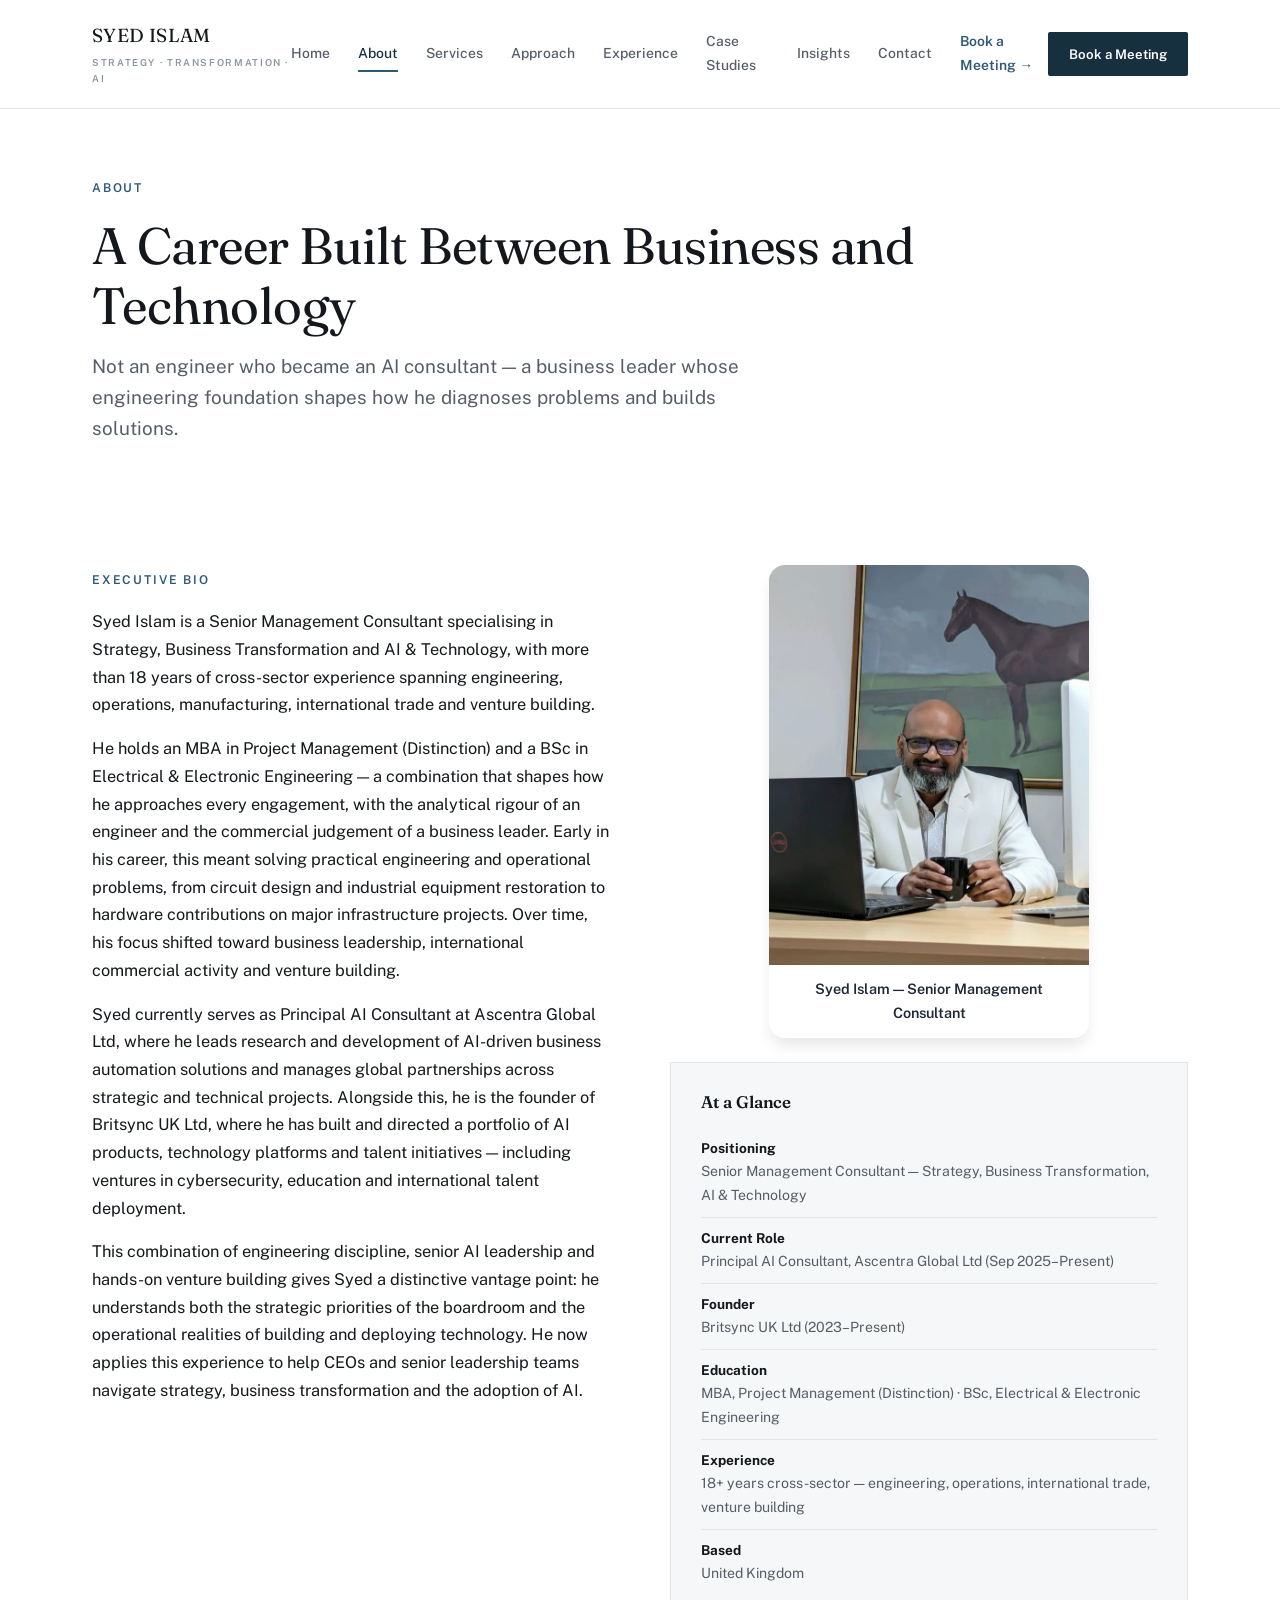
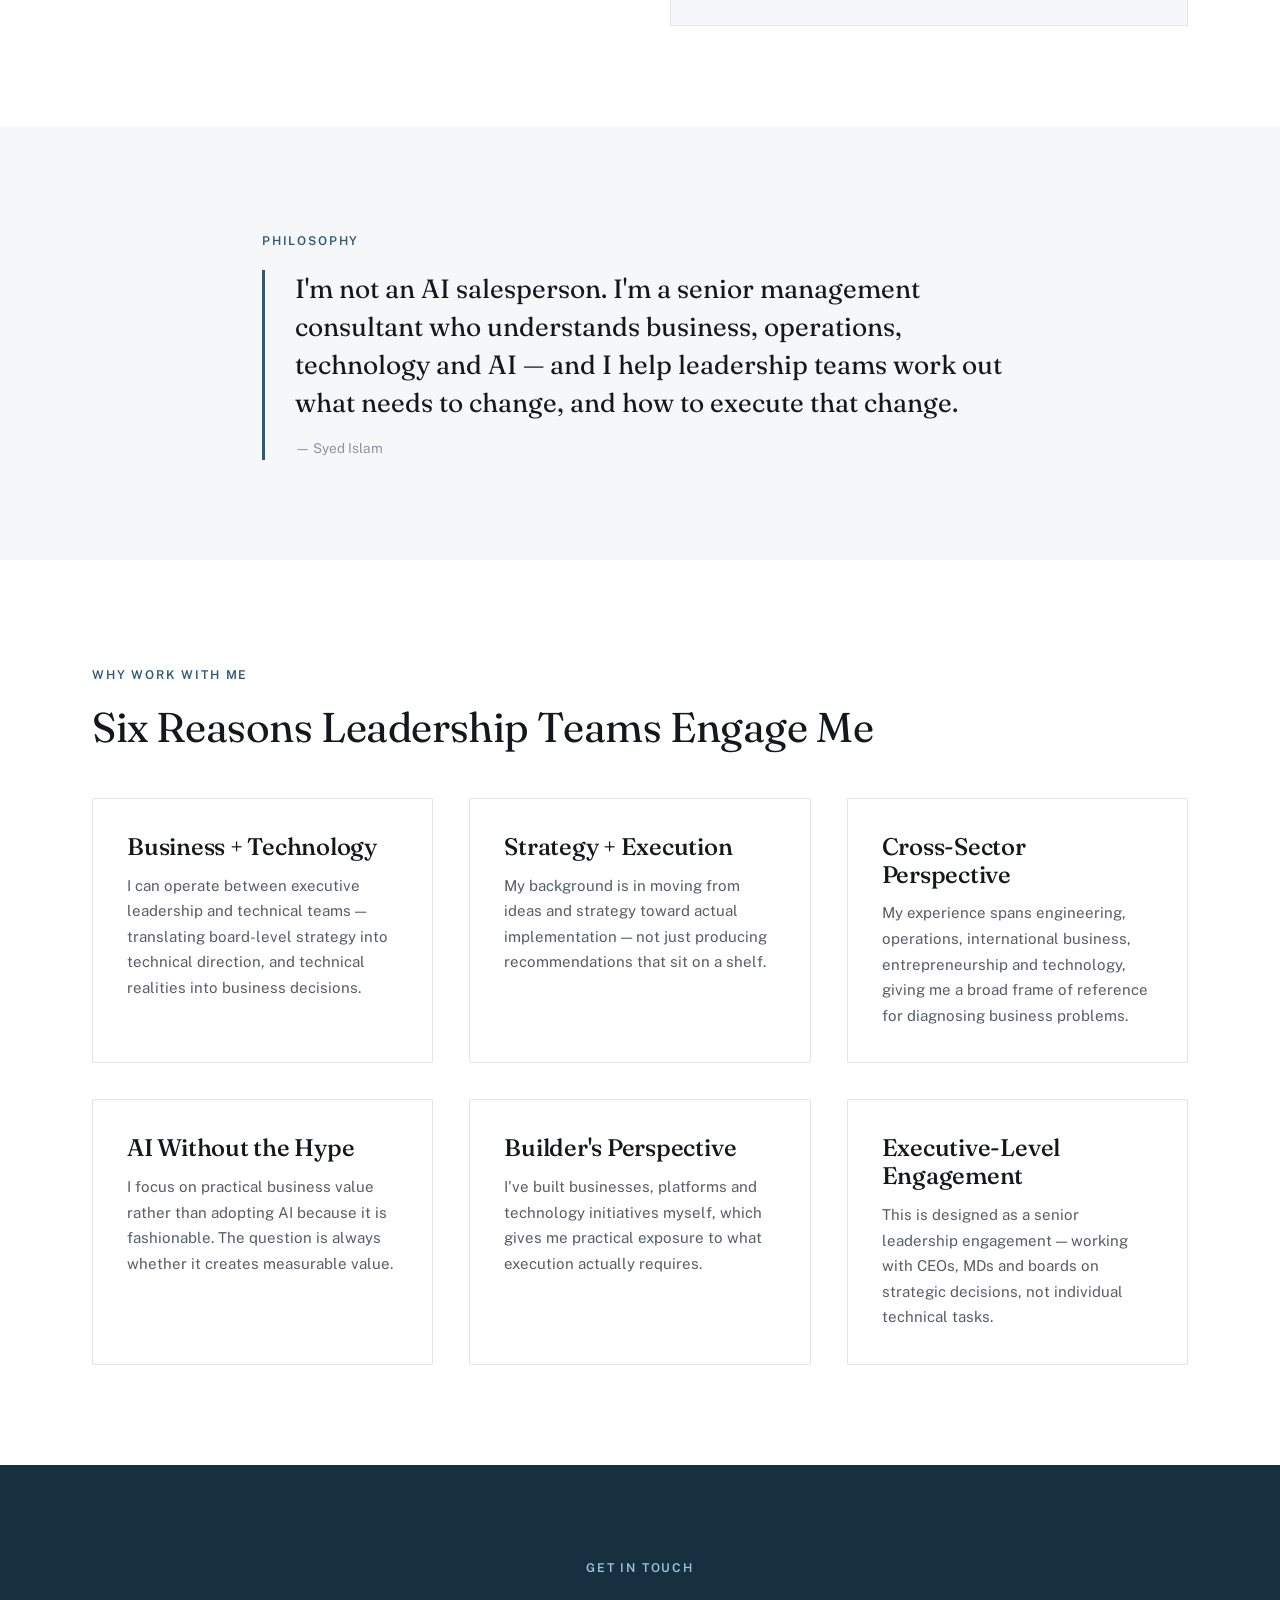
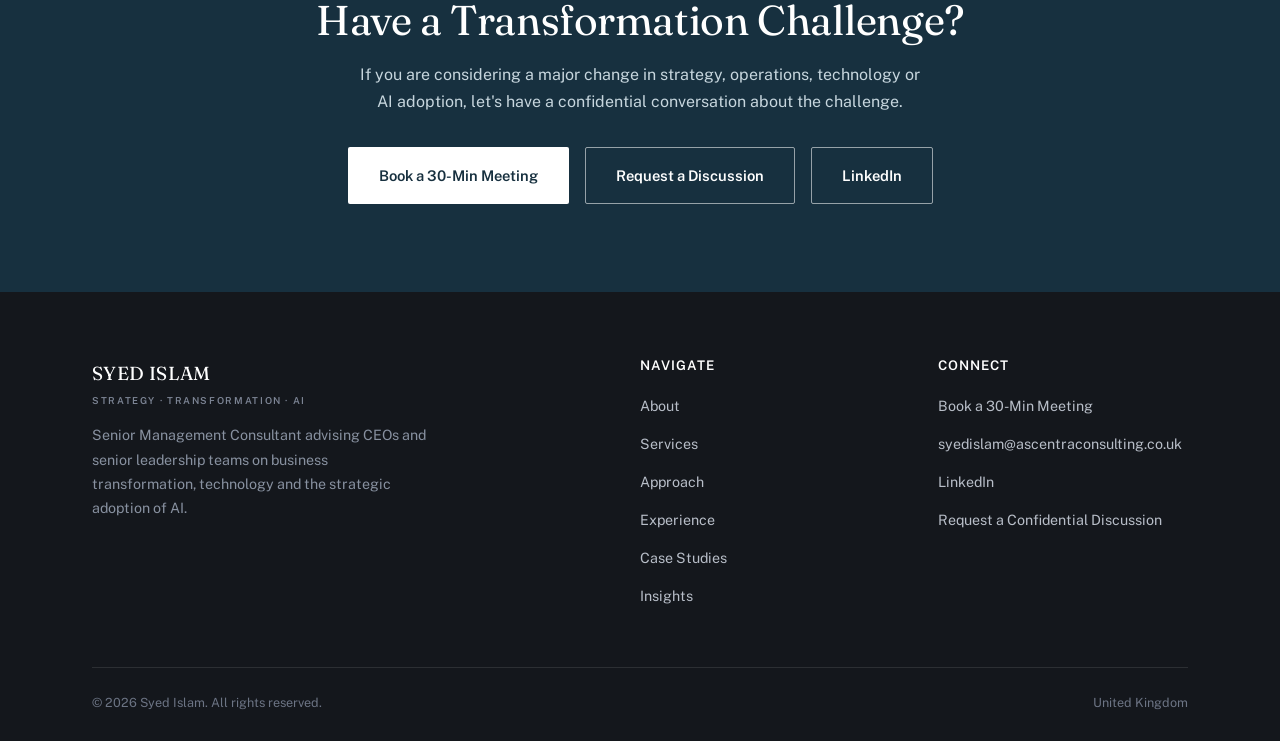
<file: about.html>
<!DOCTYPE html>
<html lang="en">
<head>
<meta charset="UTF-8">
<meta name="viewport" content="width=device-width, initial-scale=1.0">
<title>About Syed Islam | Senior Management Consultant</title>
<meta name="description" content="An engineering-trained business leader with 18+ years across engineering, operations, international trade and venture building, now focused on strategy, technology and AI transformation.">
<link rel="preconnect" href="https://fonts.googleapis.com">
<link rel="preconnect" href="https://fonts.gstatic.com" crossorigin>
<link href="https://fonts.googleapis.com/css2?family=Fraunces:opsz,wght@9..144,300;9..144,400;9..144,500;9..144,600&family=Public+Sans:wght@400;500;600;700&display=swap" rel="stylesheet">
<style>
:root{
  --bg:#FFFFFF; --bg-soft:#F6F7F8; --bg-deep:#EDF1F3;
  --ink:#14171C; --ink-soft:#565D68; --ink-faint:#8B92A0;
  --accent:#2E5A78; --accent-deep:#17303F; --accent-soft:#E6EEF2;
  --line:#E1E4E8;
  --serif:'Fraunces',Georgia,'Times New Roman',serif;
  --sans:'Public Sans',-apple-system,BlinkMacSystemFont,'Segoe UI',sans-serif;
  --maxw:1160px; --radius:2px;
}
*{margin:0;padding:0;box-sizing:border-box;}
html{scroll-behavior:smooth;}
body{font-family:var(--sans);color:var(--ink);background:var(--bg);line-height:1.7;font-size:16px;-webkit-font-smoothing:antialiased;}
img{max-width:100%;display:block;}
a{color:inherit;text-decoration:none;}
ul{list-style:none;}
:focus-visible{outline:2px solid var(--accent);outline-offset:3px;}
.container{max-width:var(--maxw);margin:0 auto;padding:0 32px;}
h1,h2,h3,h4{font-family:var(--serif);color:var(--ink);line-height:1.16;letter-spacing:-0.01em;font-weight:400;}
h1{font-size:clamp(2.1rem,2.6vw + 1.2rem,3.2rem);}
h2{font-size:clamp(1.9rem,2vw + 1.2rem,2.6rem);}
h3{font-size:clamp(1.25rem,1vw + 1rem,1.5rem);font-weight:500;}
h4{font-size:1.05rem;font-weight:600;font-family:var(--sans);color:var(--ink);}
p{color:var(--ink-soft);}
.lede{font-size:1.18rem;line-height:1.65;color:var(--ink-soft);}
.eyebrow{font-size:0.76rem;letter-spacing:0.15em;text-transform:uppercase;color:var(--accent);font-weight:600;display:inline-block;margin-bottom:18px;}
.section{padding:100px 0;}
.section-tight{padding:60px 0;}
.bg-soft{background:var(--bg-soft);}
.center{text-align:center;}
.grid{display:grid;gap:36px;}
.grid-2{grid-template-columns:repeat(2,1fr);}
.grid-3{grid-template-columns:repeat(3,1fr);}
.grid-4{grid-template-columns:repeat(4,1fr);}
.btn{display:inline-flex;align-items:center;gap:10px;padding:15px 30px;font-family:var(--sans);font-size:0.92rem;font-weight:600;border-radius:var(--radius);cursor:pointer;transition:background .2s ease,color .2s ease,border-color .2s ease;border:1px solid transparent;white-space:nowrap;}
.btn-primary{background:var(--accent-deep);color:#fff;}
.btn-primary:hover{background:var(--ink);}
.btn-outline{border-color:var(--ink);color:var(--ink);}
.btn-outline:hover{background:var(--ink);color:#fff;}
.btn-outline-light{border-color:rgba(255,255,255,.55);color:#fff;}
.btn-outline-light:hover{background:#fff;color:var(--accent-deep);}
.btn-sm{padding:10px 20px;font-size:0.83rem;}
.btn-row{display:flex;gap:16px;flex-wrap:wrap;}
header.site-header{position:sticky;top:0;z-index:200;background:rgba(255,255,255,.97);backdrop-filter:blur(10px);border-bottom:1px solid var(--line);}
.nav-wrap{display:flex;align-items:center;justify-content:space-between;padding:20px 32px;max-width:var(--maxw);margin:0 auto;}
.brand{font-family:var(--serif);font-size:1.18rem;letter-spacing:.02em;}
.brand em{font-style:normal;color:var(--accent);}
.brand small{display:block;font-family:var(--sans);font-size:.6rem;letter-spacing:.17em;color:var(--ink-faint);text-transform:uppercase;font-weight:600;margin-top:3px;}
nav.main-nav{display:flex;gap:28px;align-items:center;}
nav.main-nav a{font-size:.87rem;color:var(--ink-soft);font-weight:500;transition:color .2s;position:relative;}
nav.main-nav a:hover{color:var(--accent-deep);}
nav.main-nav a.active{color:var(--accent-deep);}
nav.main-nav a.active::after{content:'';position:absolute;left:0;right:0;bottom:-6px;height:2px;background:var(--accent);}
.nav-right{display:flex;align-items:center;gap:20px;}
.hamburger{display:none;flex-direction:column;gap:5px;background:none;border:none;cursor:pointer;padding:6px;}
.hamburger span{width:22px;height:2px;background:var(--ink);display:block;transition:.2s;}
@media(max-width:960px){
  nav.main-nav{position:fixed;top:73px;left:0;right:0;background:#fff;flex-direction:column;align-items:flex-start;padding:24px 32px;gap:20px;border-bottom:1px solid var(--line);transform:translateY(-8px);opacity:0;pointer-events:none;transition:.2s;max-height:80vh;overflow-y:auto;}
  nav.main-nav.open{transform:translateY(0);opacity:1;pointer-events:auto;}
  .hamburger{display:flex;}
  .nav-right .btn{display:none;}
}
.page-header{padding:64px 0 20px;}
.card{background:#fff;border:1px solid var(--line);padding:34px;border-radius:var(--radius);transition:border-color .2s,box-shadow .2s;}
.card:hover{border-color:var(--accent);box-shadow:0 14px 34px rgba(20,26,34,.06);}
.card h3{margin-bottom:12px;}
.card p{font-size:.94rem;}
.pull-quote{border-left:3px solid var(--accent);padding-left:30px;}
.pull-quote p{font-family:var(--serif);font-size:clamp(1.3rem,1.3vw + 1rem,1.65rem);color:var(--ink);line-height:1.45;}
.pull-quote span{display:block;margin-top:14px;font-size:.85rem;color:var(--ink-faint);font-family:var(--sans);}
.bio-cols{display:grid;grid-template-columns:1fr 1fr;gap:60px;align-items:start;}
.credentials{border:1px solid var(--line);padding:30px;background:var(--bg-soft);}
.credentials h4{margin-bottom:16px;font-family:var(--serif);font-size:1.05rem;}
.credentials ul li{font-size:.88rem;color:var(--ink-soft);padding:9px 0;border-top:1px solid var(--line);}
.credentials ul li:first-child{border-top:none;}
.credentials ul li strong{color:var(--ink);display:block;font-size:.85rem;}
/* Profile figure — exact match to https://github.com/mdsaimon1232/boss css/style.css */
.profile-figure,.bio-portrait{
    width:min(100%,320px);
    margin:0 auto;
    border-radius:16px;
    overflow:hidden;
    box-shadow:0 10px 15px -3px rgba(0,0,0,.1);
    background:#fff;
}
.profile-figure img,.bio-portrait img{
    display:block;
    width:100%;
    height:auto;
    aspect-ratio:4/5;
    object-fit:cover;
}
.profile-figure figcaption,.bio-portrait figcaption{
    padding:.75rem 1rem;
    text-align:center;
    font-weight:600;
    color:#1F2937;
    font-size:.9rem;
    background:#fff;
}
.cta-band{padding:88px 0;background:var(--accent-deep);color:#fff;text-align:center;}
.cta-band h2{color:#fff;}
.cta-band p{color:#C7D6DE;max-width:560px;margin:16px auto 32px;}
footer{background:var(--ink);color:#B8BEC8;padding:66px 0 28px;}
.footer-top{display:grid;grid-template-columns:2fr 1fr 1fr;gap:48px;padding-bottom:46px;border-bottom:1px solid rgba(255,255,255,.1);}
footer h4{color:#fff;font-family:var(--sans);font-size:.83rem;letter-spacing:.08em;text-transform:uppercase;margin-bottom:18px;}
footer .brand{color:#fff;}
footer .brand small{color:#7C8494;}
footer p{color:#8891A0;font-size:.89rem;max-width:340px;margin-top:14px;}
footer ul li{margin-bottom:11px;}
footer ul li a{color:#B8BEC8;font-size:.89rem;transition:color .2s;}
footer ul li a:hover{color:#fff;}
.footer-bottom{display:flex;justify-content:space-between;padding-top:24px;font-size:.79rem;color:#6C7484;flex-wrap:wrap;gap:10px;}
@media(prefers-reduced-motion:reduce){*{animation:none !important;transition:none !important;scroll-behavior:auto !important;}}
@media(max-width:960px){.grid-4{grid-template-columns:repeat(2,1fr);}.grid-3{grid-template-columns:repeat(2,1fr);}.bio-cols{grid-template-columns:1fr;gap:36px;}}
@media(max-width:760px){.footer-top{grid-template-columns:1fr;gap:32px;}}
@media(max-width:600px){.grid-2,.grid-3,.grid-4{grid-template-columns:1fr;}.section{padding:60px 0;}}
</style>
</head>
<body>

<header class="site-header">
  <div class="nav-wrap">
    <a href="index.html" class="brand">SYED ISLAM<small>Strategy · Transformation · AI</small></a>
    <nav class="main-nav" id="mainNav">
      <a href="index.html">Home</a>
      <a href="about.html" class="active">About</a>
      <a href="services.html">Services</a>
      <a href="approach.html">Approach</a>
      <a href="experience.html">Experience</a>
      <a href="case-studies.html">Case Studies</a>
      <a href="insights.html">Insights</a>
      <a href="contact.html">Contact</a>
      <a href="https://calendly.com/ascentraglobal/30min" target="_blank" rel="noopener noreferrer" style="color:var(--accent);font-weight:600;">Book a Meeting &rarr;</a>
    </nav>
    <div class="nav-right">
      <a href="https://calendly.com/ascentraglobal/30min" target="_blank" rel="noopener noreferrer" class="btn btn-primary btn-sm">Book a Meeting</a>
      <button class="hamburger" id="hamburger" aria-label="Toggle menu" aria-expanded="false"><span></span><span></span><span></span></button>
    </div>
  </div>
</header>

<section class="page-header">
  <div class="container">
    <span class="eyebrow">About</span>
    <h1>A Career Built Between Business and Technology</h1>
    <p class="lede" style="margin-top:16px;max-width:680px;">Not an engineer who became an AI consultant — a business leader whose engineering foundation shapes how he diagnoses problems and builds solutions.</p>
  </div>
</section>

<section class="section">
  <div class="container bio-cols">
    <div>
      <span class="eyebrow">Executive Bio</span>
      <p style="color:var(--ink);font-size:1.02rem;margin-bottom:16px;">Syed Islam is a Senior Management Consultant specialising in Strategy, Business Transformation and AI &amp; Technology, with more than 18 years of cross-sector experience spanning engineering, operations, manufacturing, international trade and venture building.</p>
      <p style="color:var(--ink);font-size:1.02rem;margin-bottom:16px;">He holds an MBA in Project Management (Distinction) and a BSc in Electrical &amp; Electronic Engineering — a combination that shapes how he approaches every engagement, with the analytical rigour of an engineer and the commercial judgement of a business leader. Early in his career, this meant solving practical engineering and operational problems, from circuit design and industrial equipment restoration to hardware contributions on major infrastructure projects. Over time, his focus shifted toward business leadership, international commercial activity and venture building.</p>
      <p style="color:var(--ink);font-size:1.02rem;margin-bottom:16px;">Syed currently serves as Principal AI Consultant at Ascentra Global Ltd, where he leads research and development of AI-driven business automation solutions and manages global partnerships across strategic and technical projects. Alongside this, he is the founder of Britsync UK Ltd, where he has built and directed a portfolio of AI products, technology platforms and talent initiatives — including ventures in cybersecurity, education and international talent deployment.</p>
      <p style="color:var(--ink);font-size:1.02rem;">This combination of engineering discipline, senior AI leadership and hands-on venture building gives Syed a distinctive vantage point: he understands both the strategic priorities of the boardroom and the operational realities of building and deploying technology. He now applies this experience to help CEOs and senior leadership teams navigate strategy, business transformation and the adoption of AI.</p>
    </div>
    <div style="display:flex;flex-direction:column;gap:24px;">
      <figure class="profile-figure bio-portrait">
        <img src="images/syed-shaon.jpg" alt="Syed Islam — Senior Management Consultant, Strategy · Transformation · AI" width="731" height="872" loading="lazy" decoding="async">
        <figcaption>Syed Islam — Senior Management Consultant</figcaption>
      </figure>
      <div class="credentials">
        <h4>At a Glance</h4>
        <ul>
          <li><strong>Positioning</strong>Senior Management Consultant — Strategy, Business Transformation, AI &amp; Technology</li>
          <li><strong>Current Role</strong>Principal AI Consultant, Ascentra Global Ltd (Sep 2025–Present)</li>
          <li><strong>Founder</strong>Britsync UK Ltd (2023–Present)</li>
          <li><strong>Education</strong>MBA, Project Management (Distinction) · BSc, Electrical &amp; Electronic Engineering</li>
          <li><strong>Experience</strong>18+ years cross-sector — engineering, operations, international trade, venture building</li>
          <li><strong>Based</strong>United Kingdom</li>
        </ul>
      </div>
    </div>
  </div>
</section>

<section class="section bg-soft">
  <div class="container" style="max-width:820px;">
    <span class="eyebrow">Philosophy</span>
    <div class="pull-quote">
      <p>I'm not an AI salesperson. I'm a senior management consultant who understands business, operations, technology and AI — and I help leadership teams work out what needs to change, and how to execute that change.</p>
      <span>— Syed Islam</span>
    </div>
  </div>
</section>

<section class="section">
  <div class="container">
    <span class="eyebrow">Why Work With Me</span>
    <h2>Six Reasons Leadership Teams Engage Me</h2>
    <div class="grid grid-3" style="margin-top:46px;">
      <div class="card"><h3>Business + Technology</h3><p>I can operate between executive leadership and technical teams — translating board-level strategy into technical direction, and technical realities into business decisions.</p></div>
      <div class="card"><h3>Strategy + Execution</h3><p>My background is in moving from ideas and strategy toward actual implementation — not just producing recommendations that sit on a shelf.</p></div>
      <div class="card"><h3>Cross-Sector Perspective</h3><p>My experience spans engineering, operations, international business, entrepreneurship and technology, giving me a broad frame of reference for diagnosing business problems.</p></div>
      <div class="card"><h3>AI Without the Hype</h3><p>I focus on practical business value rather than adopting AI because it is fashionable. The question is always whether it creates measurable value.</p></div>
      <div class="card"><h3>Builder's Perspective</h3><p>I've built businesses, platforms and technology initiatives myself, which gives me practical exposure to what execution actually requires.</p></div>
      <div class="card"><h3>Executive-Level Engagement</h3><p>This is designed as a senior leadership engagement — working with CEOs, MDs and boards on strategic decisions, not individual technical tasks.</p></div>
    </div>
  </div>
</section>

<section class="cta-band">
  <div class="container">
    <span class="eyebrow" style="color:#9FC0D6;">Get In Touch</span>
    <h2>Have a Transformation Challenge?</h2>
    <p>If you are considering a major change in strategy, operations, technology or AI adoption, let's have a confidential conversation about the challenge.</p>
    <div class="btn-row center" style="justify-content:center;">
      <a href="https://calendly.com/ascentraglobal/30min" target="_blank" rel="noopener noreferrer" class="btn" style="background:#fff;color:var(--accent-deep);">Book a 30-Min Meeting</a>
      <a href="contact.html" class="btn btn-outline-light">Request a Discussion</a>
      <a href="https://linkedin.com/in/syed-islam-mba-bsc" target="_blank" rel="noopener" class="btn btn-outline-light">LinkedIn</a>
    </div>
  </div>
</section>

<footer>
  <div class="container">
    <div class="footer-top">
      <div>
        <a href="index.html" class="brand">SYED ISLAM<small>Strategy · Transformation · AI</small></a>
        <p>Senior Management Consultant advising CEOs and senior leadership teams on business transformation, technology and the strategic adoption of AI.</p>
      </div>
      <div>
        <h4>Navigate</h4>
        <ul>
          <li><a href="about.html">About</a></li>
          <li><a href="services.html">Services</a></li>
          <li><a href="approach.html">Approach</a></li>
          <li><a href="experience.html">Experience</a></li>
          <li><a href="case-studies.html">Case Studies</a></li>
          <li><a href="insights.html">Insights</a></li>
        </ul>
      </div>
      <div>
        <h4>Connect</h4>
        <ul>
          <li><a href="https://calendly.com/ascentraglobal/30min" target="_blank" rel="noopener noreferrer">Book a 30-Min Meeting</a></li>
          <li><a href="mailto:syedislam@ascentraconsulting.co.uk">syedislam@ascentraconsulting.co.uk</a></li>
          <li><a href="https://linkedin.com/in/syed-islam-mba-bsc" target="_blank" rel="noopener">LinkedIn</a></li>
          <li><a href="contact.html">Request a Confidential Discussion</a></li>
        </ul>
      </div>
    </div>
    <div class="footer-bottom">
      <span>© 2026 Syed Islam. All rights reserved.</span>
      <span>United Kingdom</span>
    </div>
  </div>
</footer>

<script>
  var h=document.getElementById('hamburger'), n=document.getElementById('mainNav');
  if(h){h.addEventListener('click',function(){var open=n.classList.toggle('open');h.classList.toggle('active');h.setAttribute('aria-expanded',open?'true':'false');});}
</script>
</body>
</html>
</file>
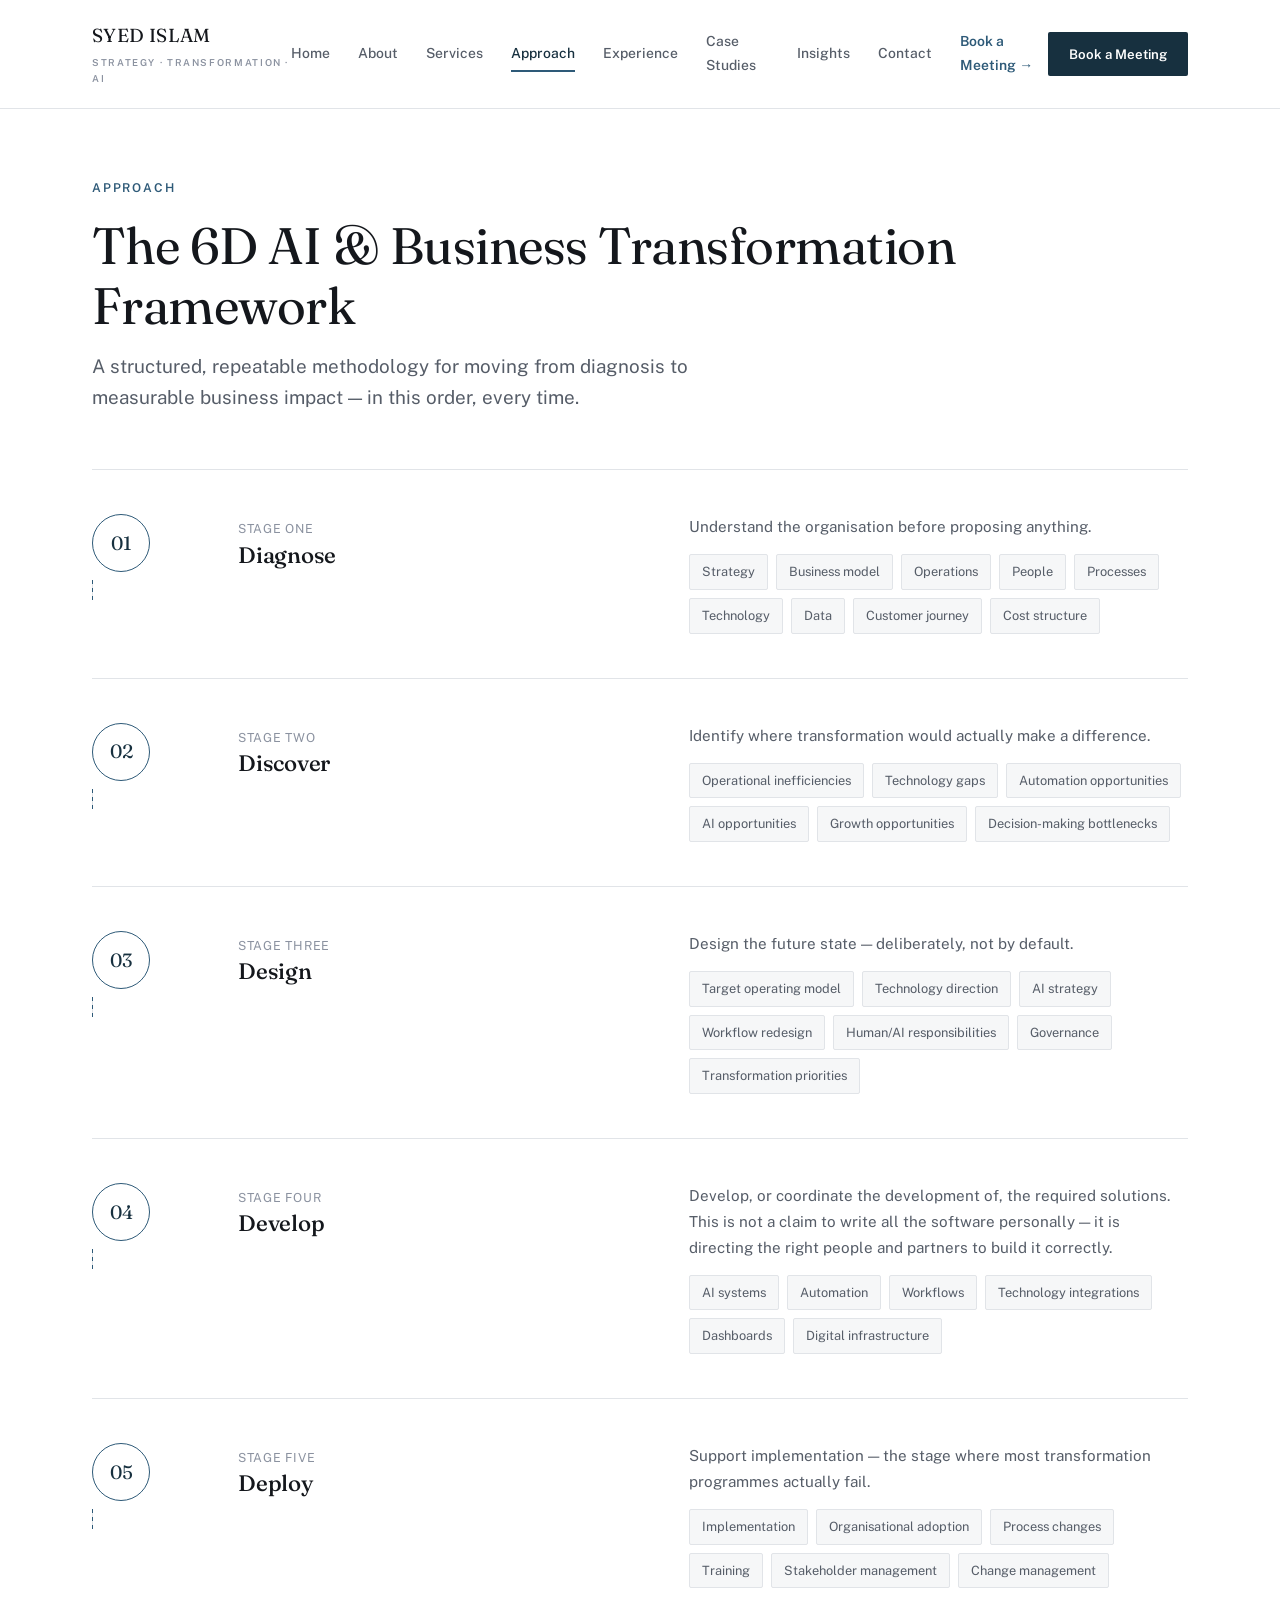
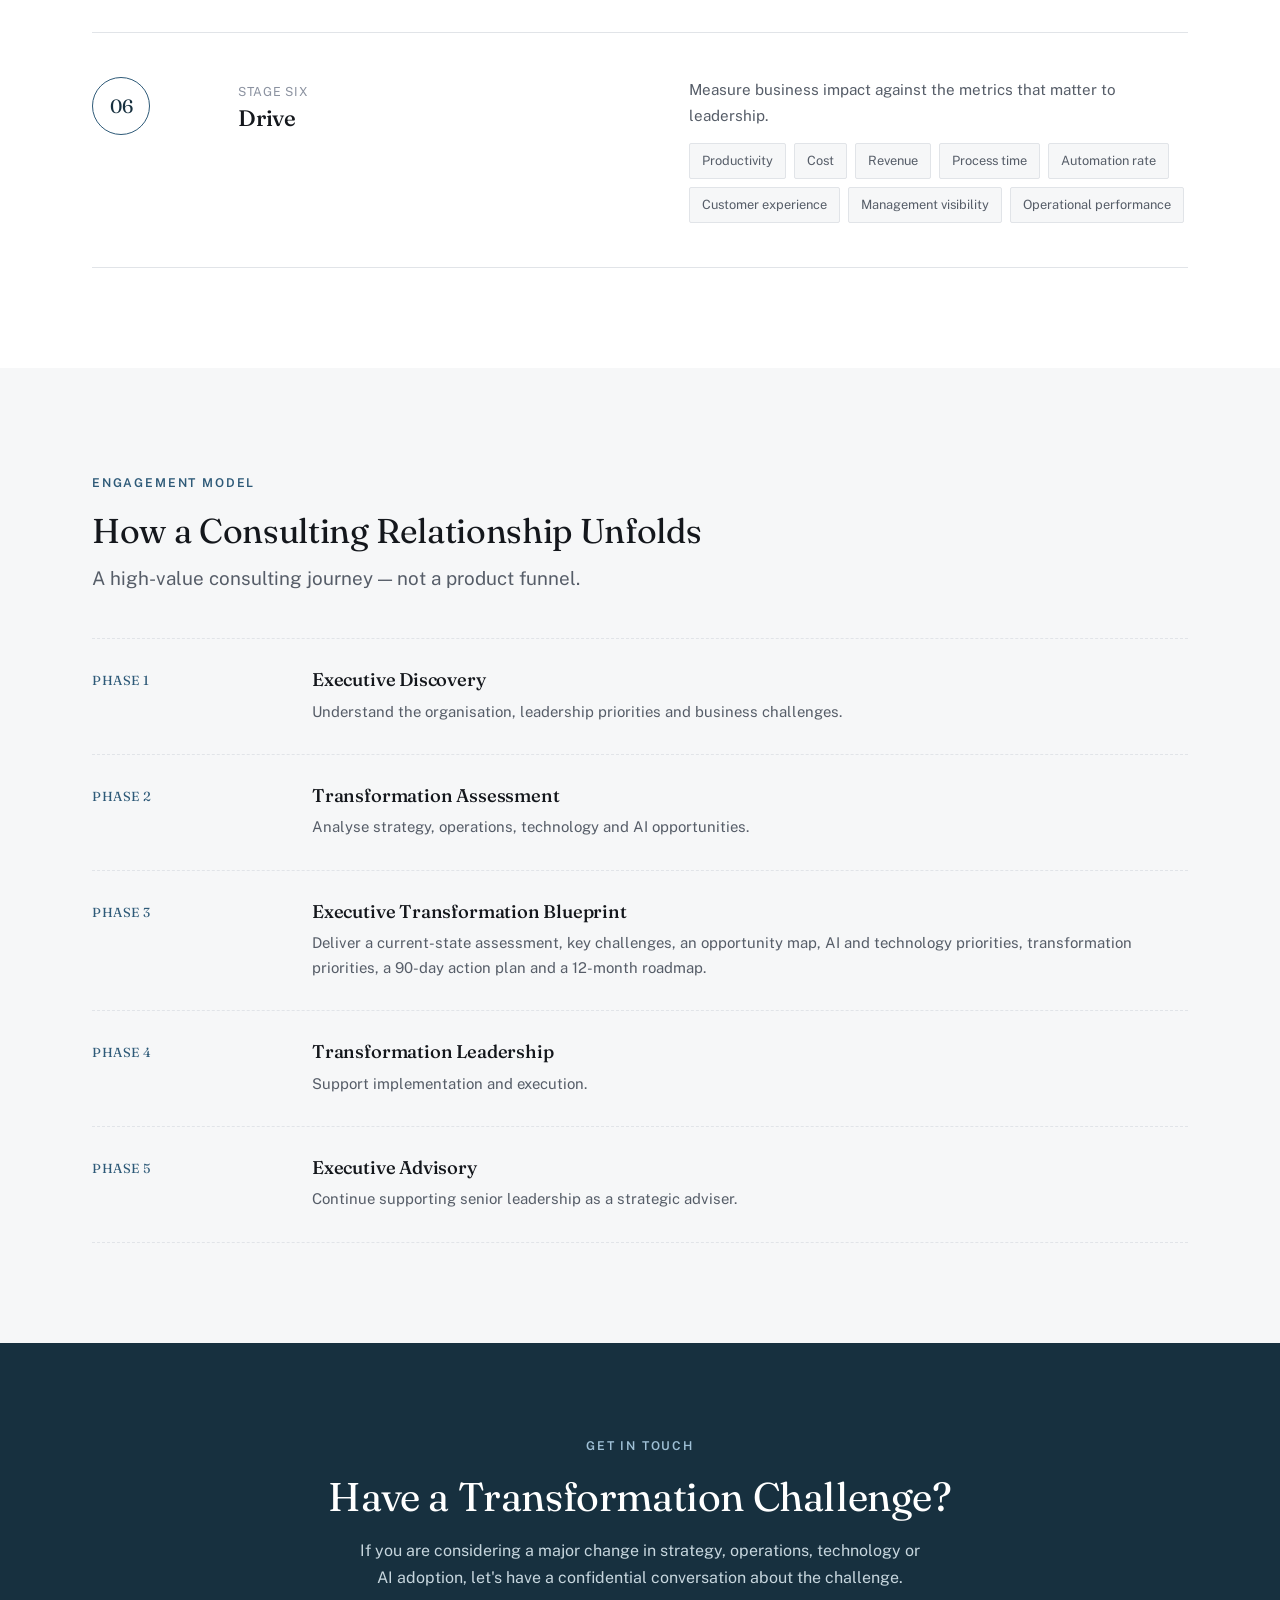
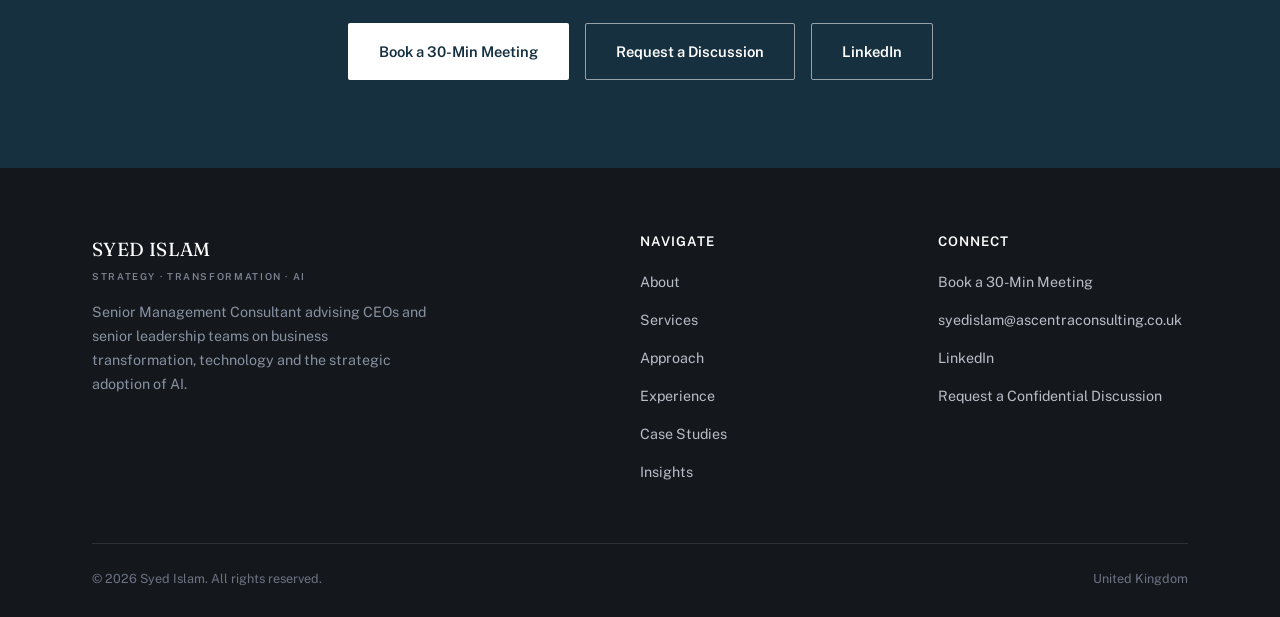
<file: approach.html>
<!DOCTYPE html>
<html lang="en">
<head>
<meta charset="UTF-8">
<meta name="viewport" content="width=device-width, initial-scale=1.0">
<title>Approach | The 6D AI &amp; Business Transformation Framework — Syed Islam</title>
<meta name="description" content="A structured, repeatable methodology for moving from diagnosis to measurable business impact: Diagnose, Discover, Design, Develop, Deploy, Drive.">
<link rel="preconnect" href="https://fonts.googleapis.com">
<link rel="preconnect" href="https://fonts.gstatic.com" crossorigin>
<link href="https://fonts.googleapis.com/css2?family=Fraunces:opsz,wght@9..144,300;9..144,400;9..144,500;9..144,600&family=Public+Sans:wght@400;500;600;700&display=swap" rel="stylesheet">
<style>
:root{
  --bg:#FFFFFF; --bg-soft:#F6F7F8; --bg-deep:#EDF1F3;
  --ink:#14171C; --ink-soft:#565D68; --ink-faint:#8B92A0;
  --accent:#2E5A78; --accent-deep:#17303F; --accent-soft:#E6EEF2;
  --line:#E1E4E8;
  --serif:'Fraunces',Georgia,'Times New Roman',serif;
  --sans:'Public Sans',-apple-system,BlinkMacSystemFont,'Segoe UI',sans-serif;
  --maxw:1160px; --radius:2px;
}
*{margin:0;padding:0;box-sizing:border-box;}
html{scroll-behavior:smooth;}
body{font-family:var(--sans);color:var(--ink);background:var(--bg);line-height:1.7;font-size:16px;-webkit-font-smoothing:antialiased;}
a{color:inherit;text-decoration:none;}
ul{list-style:none;}
:focus-visible{outline:2px solid var(--accent);outline-offset:3px;}
.container{max-width:var(--maxw);margin:0 auto;padding:0 32px;}
h1,h2,h3,h4{font-family:var(--serif);color:var(--ink);line-height:1.16;letter-spacing:-0.01em;font-weight:400;}
h1{font-size:clamp(2.1rem,2.6vw + 1.2rem,3.2rem);}
h2{font-size:clamp(1.6rem,1.6vw + 1.1rem,2.15rem);}
h3{font-size:clamp(1.15rem,1vw + 1rem,1.4rem);font-weight:500;}
h4{font-size:1.02rem;font-weight:600;font-family:var(--sans);color:var(--ink);}
p{color:var(--ink-soft);}
.lede{font-size:1.18rem;line-height:1.65;color:var(--ink-soft);}
.eyebrow{font-size:0.76rem;letter-spacing:0.15em;text-transform:uppercase;color:var(--accent);font-weight:600;display:inline-block;margin-bottom:18px;}
.section{padding:100px 0;}
.bg-soft{background:var(--bg-soft);}
.center{text-align:center;}
.btn{display:inline-flex;align-items:center;gap:10px;padding:15px 30px;font-family:var(--sans);font-size:0.92rem;font-weight:600;border-radius:var(--radius);cursor:pointer;transition:background .2s ease,color .2s ease,border-color .2s ease;border:1px solid transparent;white-space:nowrap;}
.btn-primary{background:var(--accent-deep);color:#fff;}
.btn-primary:hover{background:var(--ink);}
.btn-outline-light{border-color:rgba(255,255,255,.55);color:#fff;}
.btn-outline-light:hover{background:#fff;color:var(--accent-deep);}
.btn-sm{padding:10px 20px;font-size:0.83rem;}
.btn-row{display:flex;gap:16px;flex-wrap:wrap;}
header.site-header{position:sticky;top:0;z-index:200;background:rgba(255,255,255,.97);backdrop-filter:blur(10px);border-bottom:1px solid var(--line);}
.nav-wrap{display:flex;align-items:center;justify-content:space-between;padding:20px 32px;max-width:var(--maxw);margin:0 auto;}
.brand{font-family:var(--serif);font-size:1.18rem;letter-spacing:.02em;}
.brand small{display:block;font-family:var(--sans);font-size:.6rem;letter-spacing:.17em;color:var(--ink-faint);text-transform:uppercase;font-weight:600;margin-top:3px;}
nav.main-nav{display:flex;gap:28px;align-items:center;}
nav.main-nav a{font-size:.87rem;color:var(--ink-soft);font-weight:500;transition:color .2s;position:relative;}
nav.main-nav a:hover{color:var(--accent-deep);}
nav.main-nav a.active{color:var(--accent-deep);}
nav.main-nav a.active::after{content:'';position:absolute;left:0;right:0;bottom:-6px;height:2px;background:var(--accent);}
.nav-right{display:flex;align-items:center;gap:20px;}
.hamburger{display:none;flex-direction:column;gap:5px;background:none;border:none;cursor:pointer;padding:6px;}
.hamburger span{width:22px;height:2px;background:var(--ink);display:block;transition:.2s;}
@media(max-width:960px){
  nav.main-nav{position:fixed;top:73px;left:0;right:0;background:#fff;flex-direction:column;align-items:flex-start;padding:24px 32px;gap:20px;border-bottom:1px solid var(--line);transform:translateY(-8px);opacity:0;pointer-events:none;transition:.2s;max-height:80vh;overflow-y:auto;}
  nav.main-nav.open{transform:translateY(0);opacity:1;pointer-events:auto;}
  .hamburger{display:flex;}
  .nav-right .btn{display:none;}
}
.page-header{padding:64px 0 20px;}
.d-block{padding:44px 0;border-top:1px solid var(--line);display:grid;grid-template-columns:110px 1fr 1.2fr;gap:36px;}
.d-block:last-child{border-bottom:1px solid var(--line);}
.d-num-wrap{display:flex;flex-direction:column;align-items:flex-start;gap:8px;}
.d-num{width:58px;height:58px;border-radius:50%;border:1.5px solid var(--accent);color:var(--accent-deep);font-family:var(--serif);font-size:1.2rem;display:flex;align-items:center;justify-content:center;}
.d-tick{width:1px;height:20px;background:var(--line);background-image:linear-gradient(var(--accent) 50%, transparent 0);background-size:1px 8px;}
.d-title h3{margin-bottom:6px;}
.d-title span{font-size:.78rem;color:var(--ink-faint);letter-spacing:.06em;text-transform:uppercase;}
.d-desc p{font-size:.95rem;margin-bottom:14px;}
.d-desc ul{display:flex;flex-wrap:wrap;gap:8px;}
.d-desc ul li{font-size:.8rem;color:var(--ink-soft);border:1px solid var(--line);padding:6px 12px;border-radius:var(--radius);background:var(--bg-soft);}
@media(max-width:900px){.d-block{grid-template-columns:1fr;gap:14px;}.d-num-wrap{flex-direction:row;}.d-tick{width:20px;height:1px;background-image:linear-gradient(90deg,var(--accent) 50%, transparent 0);background-size:8px 1px;}}
.phases{display:flex;flex-direction:column;}
.phase{display:grid;grid-template-columns:190px 1fr;gap:30px;padding:30px 0;border-top:1px dashed var(--line);}
.phase:last-child{border-bottom:1px dashed var(--line);}
.phase .ph-label{font-family:var(--serif);color:var(--accent);font-size:.82rem;letter-spacing:.04em;text-transform:uppercase;}
.phase h4{margin-bottom:8px;font-family:var(--serif);font-weight:500;font-size:1.15rem;}
.phase p{font-size:.93rem;}
@media(max-width:700px){.phase{grid-template-columns:1fr;gap:8px;}}
.cta-band{padding:88px 0;background:var(--accent-deep);color:#fff;text-align:center;}
.cta-band h2{color:#fff;}
.cta-band p{color:#C7D6DE;max-width:560px;margin:16px auto 32px;}
footer{background:var(--ink);color:#B8BEC8;padding:66px 0 28px;}
.footer-top{display:grid;grid-template-columns:2fr 1fr 1fr;gap:48px;padding-bottom:46px;border-bottom:1px solid rgba(255,255,255,.1);}
footer h4{color:#fff;font-family:var(--sans);font-size:.83rem;letter-spacing:.08em;text-transform:uppercase;margin-bottom:18px;}
footer .brand{color:#fff;}
footer .brand small{color:#7C8494;}
footer p{color:#8891A0;font-size:.89rem;max-width:340px;margin-top:14px;}
footer ul li{margin-bottom:11px;}
footer ul li a{color:#B8BEC8;font-size:.89rem;transition:color .2s;}
footer ul li a:hover{color:#fff;}
.footer-bottom{display:flex;justify-content:space-between;padding-top:24px;font-size:.79rem;color:#6C7484;flex-wrap:wrap;gap:10px;}
@media(prefers-reduced-motion:reduce){*{animation:none !important;transition:none !important;scroll-behavior:auto !important;}}
@media(max-width:760px){.footer-top{grid-template-columns:1fr;gap:32px;}}
@media(max-width:600px){.section{padding:60px 0;}}
</style>
</head>
<body>

<header class="site-header">
  <div class="nav-wrap">
    <a href="index.html" class="brand">SYED ISLAM<small>Strategy · Transformation · AI</small></a>
    <nav class="main-nav" id="mainNav">
      <a href="index.html">Home</a>
      <a href="about.html">About</a>
      <a href="services.html">Services</a>
      <a href="approach.html" class="active">Approach</a>
      <a href="experience.html">Experience</a>
      <a href="case-studies.html">Case Studies</a>
      <a href="insights.html">Insights</a>
      <a href="contact.html">Contact</a>
      <a href="https://calendly.com/ascentraglobal/30min" target="_blank" rel="noopener noreferrer" style="color:var(--accent);font-weight:600;">Book a Meeting &rarr;</a>
    </nav>
    <div class="nav-right">
      <a href="https://calendly.com/ascentraglobal/30min" target="_blank" rel="noopener noreferrer" class="btn btn-primary btn-sm">Book a Meeting</a>
      <button class="hamburger" id="hamburger" aria-label="Toggle menu" aria-expanded="false"><span></span><span></span><span></span></button>
    </div>
  </div>
</header>

<section class="page-header">
  <div class="container">
    <span class="eyebrow">Approach</span>
    <h1>The 6D AI &amp; Business Transformation Framework</h1>
    <p class="lede" style="margin-top:16px;max-width:700px;">A structured, repeatable methodology for moving from diagnosis to measurable business impact — in this order, every time.</p>
  </div>
</section>

<section class="section" style="padding-top:36px;">
  <div class="container">

    <div class="d-block">
      <div class="d-num-wrap"><div class="d-num">01</div><div class="d-tick"></div></div>
      <div class="d-title"><span>Stage One</span><h3>Diagnose</h3></div>
      <div class="d-desc">
        <p>Understand the organisation before proposing anything.</p>
        <ul><li>Strategy</li><li>Business model</li><li>Operations</li><li>People</li><li>Processes</li><li>Technology</li><li>Data</li><li>Customer journey</li><li>Cost structure</li></ul>
      </div>
    </div>

    <div class="d-block">
      <div class="d-num-wrap"><div class="d-num">02</div><div class="d-tick"></div></div>
      <div class="d-title"><span>Stage Two</span><h3>Discover</h3></div>
      <div class="d-desc">
        <p>Identify where transformation would actually make a difference.</p>
        <ul><li>Operational inefficiencies</li><li>Technology gaps</li><li>Automation opportunities</li><li>AI opportunities</li><li>Growth opportunities</li><li>Decision-making bottlenecks</li></ul>
      </div>
    </div>

    <div class="d-block">
      <div class="d-num-wrap"><div class="d-num">03</div><div class="d-tick"></div></div>
      <div class="d-title"><span>Stage Three</span><h3>Design</h3></div>
      <div class="d-desc">
        <p>Design the future state — deliberately, not by default.</p>
        <ul><li>Target operating model</li><li>Technology direction</li><li>AI strategy</li><li>Workflow redesign</li><li>Human/AI responsibilities</li><li>Governance</li><li>Transformation priorities</li></ul>
      </div>
    </div>

    <div class="d-block">
      <div class="d-num-wrap"><div class="d-num">04</div><div class="d-tick"></div></div>
      <div class="d-title"><span>Stage Four</span><h3>Develop</h3></div>
      <div class="d-desc">
        <p>Develop, or coordinate the development of, the required solutions. This is not a claim to write all the software personally — it is directing the right people and partners to build it correctly.</p>
        <ul><li>AI systems</li><li>Automation</li><li>Workflows</li><li>Technology integrations</li><li>Dashboards</li><li>Digital infrastructure</li></ul>
      </div>
    </div>

    <div class="d-block">
      <div class="d-num-wrap"><div class="d-num">05</div><div class="d-tick"></div></div>
      <div class="d-title"><span>Stage Five</span><h3>Deploy</h3></div>
      <div class="d-desc">
        <p>Support implementation — the stage where most transformation programmes actually fail.</p>
        <ul><li>Implementation</li><li>Organisational adoption</li><li>Process changes</li><li>Training</li><li>Stakeholder management</li><li>Change management</li></ul>
      </div>
    </div>

    <div class="d-block">
      <div class="d-num-wrap"><div class="d-num">06</div></div>
      <div class="d-title"><span>Stage Six</span><h3>Drive</h3></div>
      <div class="d-desc">
        <p>Measure business impact against the metrics that matter to leadership.</p>
        <ul><li>Productivity</li><li>Cost</li><li>Revenue</li><li>Process time</li><li>Automation rate</li><li>Customer experience</li><li>Management visibility</li><li>Operational performance</li></ul>
      </div>
    </div>

  </div>
</section>

<section class="section bg-soft">
  <div class="container">
    <span class="eyebrow">Engagement Model</span>
    <h2>How a Consulting Relationship Unfolds</h2>
    <p class="lede" style="margin-top:12px;max-width:680px;">A high-value consulting journey — not a product funnel.</p>
    <div class="phases" style="margin-top:44px;">
      <div class="phase">
        <span class="ph-label">Phase 1</span>
        <div><h4>Executive Discovery</h4><p>Understand the organisation, leadership priorities and business challenges.</p></div>
      </div>
      <div class="phase">
        <span class="ph-label">Phase 2</span>
        <div><h4>Transformation Assessment</h4><p>Analyse strategy, operations, technology and AI opportunities.</p></div>
      </div>
      <div class="phase">
        <span class="ph-label">Phase 3</span>
        <div><h4>Executive Transformation Blueprint</h4><p>Deliver a current-state assessment, key challenges, an opportunity map, AI and technology priorities, transformation priorities, a 90-day action plan and a 12-month roadmap.</p></div>
      </div>
      <div class="phase">
        <span class="ph-label">Phase 4</span>
        <div><h4>Transformation Leadership</h4><p>Support implementation and execution.</p></div>
      </div>
      <div class="phase">
        <span class="ph-label">Phase 5</span>
        <div><h4>Executive Advisory</h4><p>Continue supporting senior leadership as a strategic adviser.</p></div>
      </div>
    </div>
  </div>
</section>

<section class="cta-band">
  <div class="container">
    <span class="eyebrow" style="color:#9FC0D6;">Get In Touch</span>
    <h2 style="font-size:clamp(1.8rem,2vw + 1.2rem,2.5rem);">Have a Transformation Challenge?</h2>
    <p>If you are considering a major change in strategy, operations, technology or AI adoption, let's have a confidential conversation about the challenge.</p>
    <div class="btn-row center" style="justify-content:center;">
      <a href="https://calendly.com/ascentraglobal/30min" target="_blank" rel="noopener noreferrer" class="btn" style="background:#fff;color:var(--accent-deep);">Book a 30-Min Meeting</a>
      <a href="contact.html" class="btn btn-outline-light">Request a Discussion</a>
      <a href="https://linkedin.com/in/syed-islam-mba-bsc" target="_blank" rel="noopener" class="btn btn-outline-light">LinkedIn</a>
    </div>
  </div>
</section>

<footer>
  <div class="container">
    <div class="footer-top">
      <div>
        <a href="index.html" class="brand">SYED ISLAM<small>Strategy · Transformation · AI</small></a>
        <p>Senior Management Consultant advising CEOs and senior leadership teams on business transformation, technology and the strategic adoption of AI.</p>
      </div>
      <div>
        <h4>Navigate</h4>
        <ul>
          <li><a href="about.html">About</a></li>
          <li><a href="services.html">Services</a></li>
          <li><a href="approach.html">Approach</a></li>
          <li><a href="experience.html">Experience</a></li>
          <li><a href="case-studies.html">Case Studies</a></li>
          <li><a href="insights.html">Insights</a></li>
        </ul>
      </div>
      <div>
        <h4>Connect</h4>
        <ul>
          <li><a href="https://calendly.com/ascentraglobal/30min" target="_blank" rel="noopener noreferrer">Book a 30-Min Meeting</a></li>
          <li><a href="mailto:syedislam@ascentraconsulting.co.uk">syedislam@ascentraconsulting.co.uk</a></li>
          <li><a href="https://linkedin.com/in/syed-islam-mba-bsc" target="_blank" rel="noopener">LinkedIn</a></li>
          <li><a href="contact.html">Request a Confidential Discussion</a></li>
        </ul>
      </div>
    </div>
    <div class="footer-bottom">
      <span>© 2026 Syed Islam. All rights reserved.</span>
      <span>United Kingdom</span>
    </div>
  </div>
</footer>

<script>
  var h=document.getElementById('hamburger'), n=document.getElementById('mainNav');
  if(h){h.addEventListener('click',function(){var open=n.classList.toggle('open');h.classList.toggle('active');h.setAttribute('aria-expanded',open?'true':'false');});}
</script>
</body>
</html>
</file>
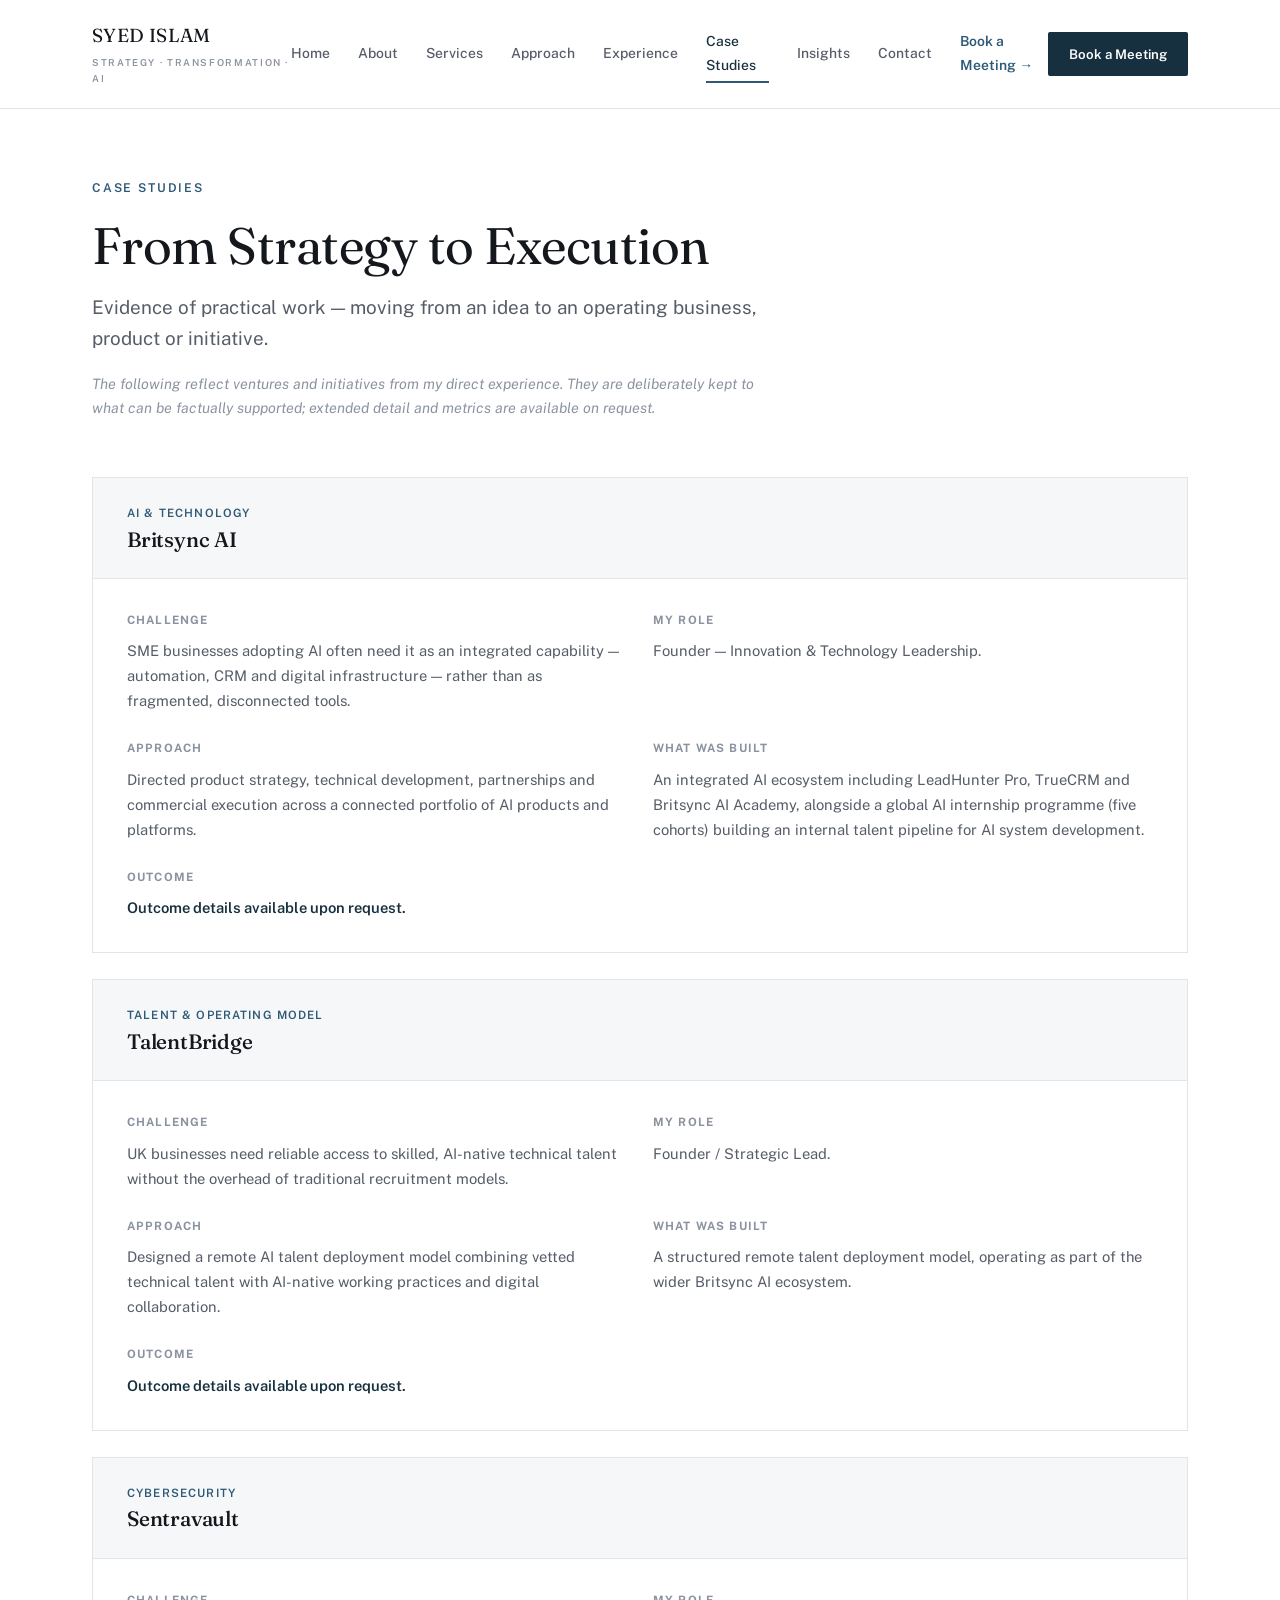
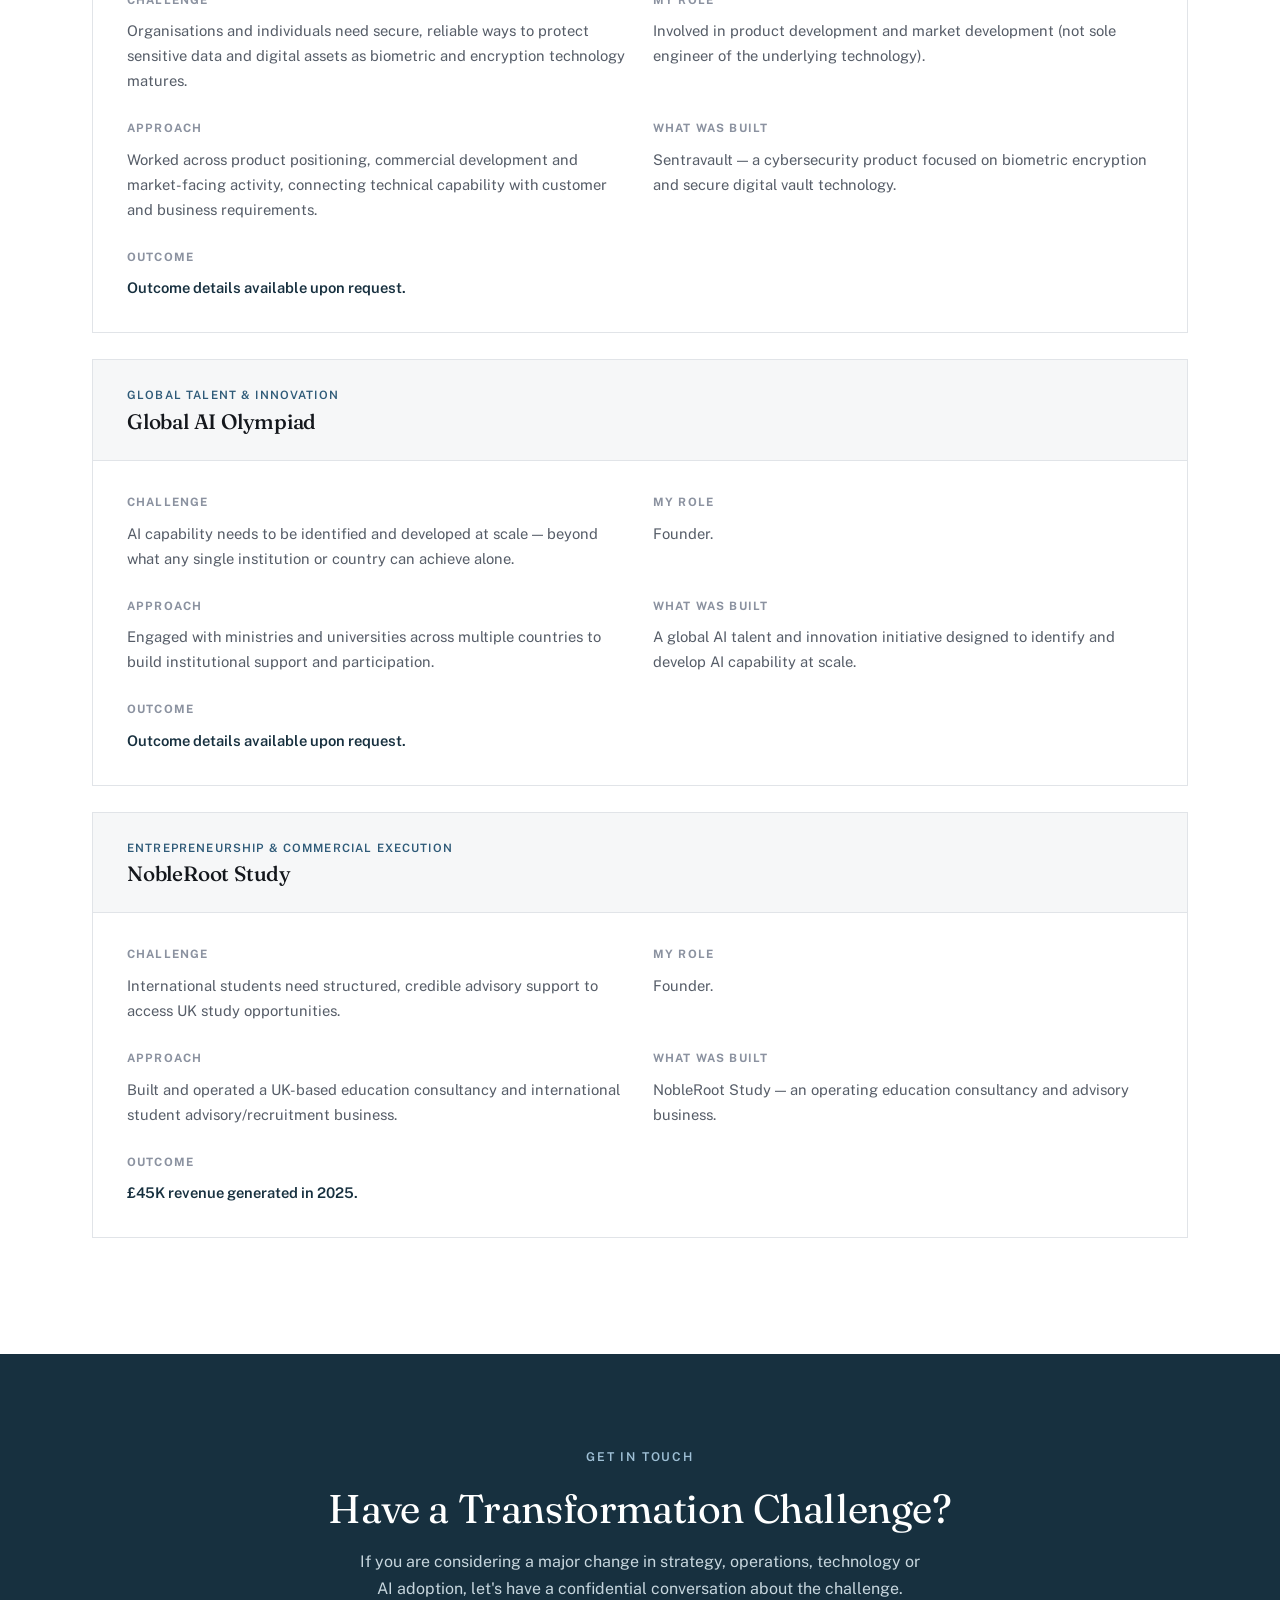
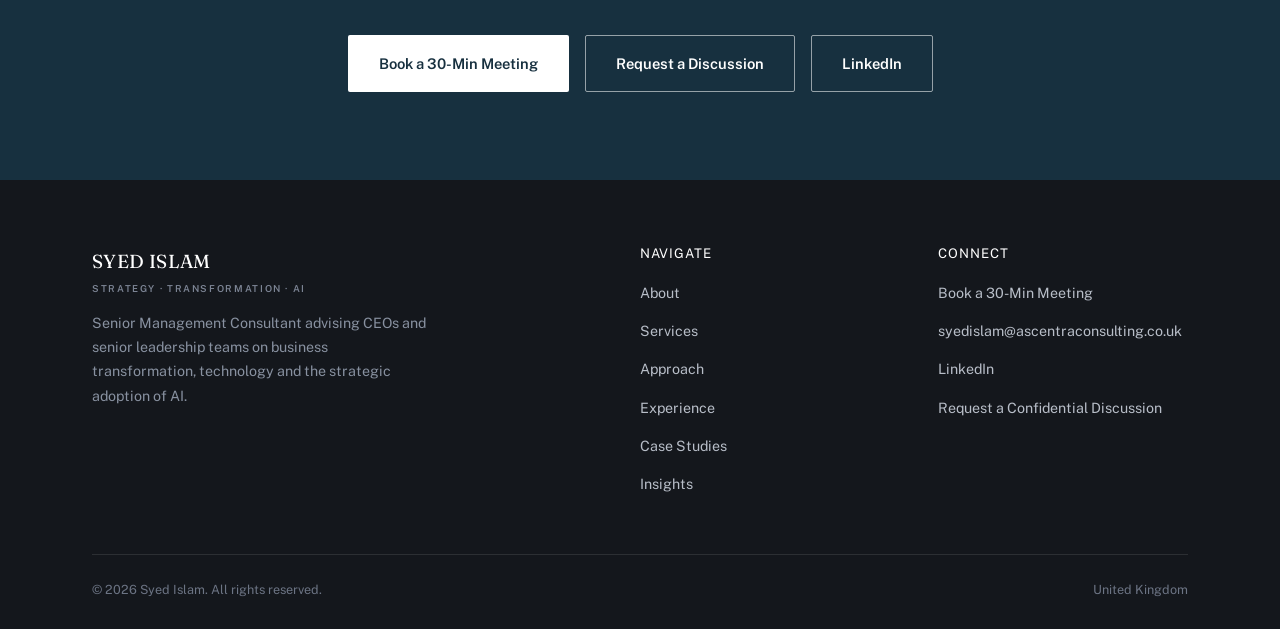
<file: case-studies.html>
<!DOCTYPE html>
<html lang="en">
<head>
<meta charset="UTF-8">
<meta name="viewport" content="width=device-width, initial-scale=1.0">
<title>Case Studies | Syed Islam — From Strategy to Execution</title>
<meta name="description" content="Evidence of practical work across AI and technology, talent, cybersecurity, global innovation and entrepreneurship.">
<link rel="preconnect" href="https://fonts.googleapis.com">
<link rel="preconnect" href="https://fonts.gstatic.com" crossorigin>
<link href="https://fonts.googleapis.com/css2?family=Fraunces:opsz,wght@9..144,300;9..144,400;9..144,500;9..144,600&family=Public+Sans:wght@400;500;600;700&display=swap" rel="stylesheet">
<style>
:root{
  --bg:#FFFFFF; --bg-soft:#F6F7F8; --bg-deep:#EDF1F3;
  --ink:#14171C; --ink-soft:#565D68; --ink-faint:#8B92A0;
  --accent:#2E5A78; --accent-deep:#17303F; --accent-soft:#E6EEF2;
  --line:#E1E4E8;
  --serif:'Fraunces',Georgia,'Times New Roman',serif;
  --sans:'Public Sans',-apple-system,BlinkMacSystemFont,'Segoe UI',sans-serif;
  --maxw:1160px; --radius:2px;
}
*{margin:0;padding:0;box-sizing:border-box;}
html{scroll-behavior:smooth;}
body{font-family:var(--sans);color:var(--ink);background:var(--bg);line-height:1.7;font-size:16px;-webkit-font-smoothing:antialiased;}
a{color:inherit;text-decoration:none;}
ul{list-style:none;}
:focus-visible{outline:2px solid var(--accent);outline-offset:3px;}
.container{max-width:var(--maxw);margin:0 auto;padding:0 32px;}
h1,h2,h3,h4{font-family:var(--serif);color:var(--ink);line-height:1.16;letter-spacing:-0.01em;font-weight:400;}
h1{font-size:clamp(2.1rem,2.6vw + 1.2rem,3.2rem);}
h3{font-size:1.3rem;font-weight:500;}
p{color:var(--ink-soft);}
.lede{font-size:1.18rem;line-height:1.65;color:var(--ink-soft);}
.eyebrow{font-size:0.76rem;letter-spacing:0.15em;text-transform:uppercase;color:var(--accent);font-weight:600;display:inline-block;margin-bottom:18px;}
.section{padding:90px 0;}
.center{text-align:center;}
.btn{display:inline-flex;align-items:center;gap:10px;padding:15px 30px;font-family:var(--sans);font-size:0.92rem;font-weight:600;border-radius:var(--radius);cursor:pointer;transition:background .2s ease,color .2s ease,border-color .2s ease;border:1px solid transparent;white-space:nowrap;}
.btn-primary{background:var(--accent-deep);color:#fff;}
.btn-primary:hover{background:var(--ink);}
.btn-outline-light{border-color:rgba(255,255,255,.55);color:#fff;}
.btn-outline-light:hover{background:#fff;color:var(--accent-deep);}
.btn-sm{padding:10px 20px;font-size:0.83rem;}
.btn-row{display:flex;gap:16px;flex-wrap:wrap;}
header.site-header{position:sticky;top:0;z-index:200;background:rgba(255,255,255,.97);backdrop-filter:blur(10px);border-bottom:1px solid var(--line);}
.nav-wrap{display:flex;align-items:center;justify-content:space-between;padding:20px 32px;max-width:var(--maxw);margin:0 auto;}
.brand{font-family:var(--serif);font-size:1.18rem;letter-spacing:.02em;}
.brand small{display:block;font-family:var(--sans);font-size:.6rem;letter-spacing:.17em;color:var(--ink-faint);text-transform:uppercase;font-weight:600;margin-top:3px;}
nav.main-nav{display:flex;gap:28px;align-items:center;}
nav.main-nav a{font-size:.87rem;color:var(--ink-soft);font-weight:500;transition:color .2s;position:relative;}
nav.main-nav a:hover{color:var(--accent-deep);}
nav.main-nav a.active{color:var(--accent-deep);}
nav.main-nav a.active::after{content:'';position:absolute;left:0;right:0;bottom:-6px;height:2px;background:var(--accent);}
.nav-right{display:flex;align-items:center;gap:20px;}
.hamburger{display:none;flex-direction:column;gap:5px;background:none;border:none;cursor:pointer;padding:6px;}
.hamburger span{width:22px;height:2px;background:var(--ink);display:block;transition:.2s;}
@media(max-width:960px){
  nav.main-nav{position:fixed;top:73px;left:0;right:0;background:#fff;flex-direction:column;align-items:flex-start;padding:24px 32px;gap:20px;border-bottom:1px solid var(--line);transform:translateY(-8px);opacity:0;pointer-events:none;transition:.2s;max-height:80vh;overflow-y:auto;}
  nav.main-nav.open{transform:translateY(0);opacity:1;pointer-events:auto;}
  .hamburger{display:flex;}
  .nav-right .btn{display:none;}
}
.page-header{padding:64px 0 20px;}
.note-line{font-size:.9rem;color:var(--ink-faint);font-style:italic;max-width:680px;margin-top:18px;}
.case-card{border:1px solid var(--line);margin-bottom:26px;}
.case-head{padding:26px 34px;background:var(--bg-soft);display:flex;justify-content:space-between;align-items:center;flex-wrap:wrap;gap:10px;border-bottom:1px solid var(--line);}
.case-head .tag{font-size:.72rem;letter-spacing:.1em;text-transform:uppercase;color:var(--accent);font-weight:600;display:block;margin-bottom:4px;}
.case-body{padding:32px 34px;display:grid;grid-template-columns:repeat(2,1fr);gap:26px;}
.case-field h5{font-size:.72rem;letter-spacing:.1em;text-transform:uppercase;color:var(--ink-faint);margin-bottom:8px;font-weight:700;}
.case-field p{font-size:.92rem;color:var(--ink-soft);}
.case-field.outcome p{color:var(--accent-deep);font-weight:600;}
@media(max-width:760px){.case-body{grid-template-columns:1fr;padding:26px 22px;}.case-head{padding:22px;}}
.cta-band{padding:88px 0;background:var(--accent-deep);color:#fff;text-align:center;}
.cta-band h2{color:#fff;}
.cta-band p{color:#C7D6DE;max-width:560px;margin:16px auto 32px;}
footer{background:var(--ink);color:#B8BEC8;padding:66px 0 28px;}
.footer-top{display:grid;grid-template-columns:2fr 1fr 1fr;gap:48px;padding-bottom:46px;border-bottom:1px solid rgba(255,255,255,.1);}
footer h4{color:#fff;font-family:var(--sans);font-size:.83rem;letter-spacing:.08em;text-transform:uppercase;margin-bottom:18px;}
footer .brand{color:#fff;}
footer .brand small{color:#7C8494;}
footer p{color:#8891A0;font-size:.89rem;max-width:340px;margin-top:14px;}
footer ul li{margin-bottom:11px;}
footer ul li a{color:#B8BEC8;font-size:.89rem;transition:color .2s;}
footer ul li a:hover{color:#fff;}
.footer-bottom{display:flex;justify-content:space-between;padding-top:24px;font-size:.79rem;color:#6C7484;flex-wrap:wrap;gap:10px;}
@media(prefers-reduced-motion:reduce){*{animation:none !important;transition:none !important;scroll-behavior:auto !important;}}
@media(max-width:760px){.footer-top{grid-template-columns:1fr;gap:32px;}}
@media(max-width:600px){.section{padding:56px 0;}}
</style>
</head>
<body>

<header class="site-header">
  <div class="nav-wrap">
    <a href="index.html" class="brand">SYED ISLAM<small>Strategy · Transformation · AI</small></a>
    <nav class="main-nav" id="mainNav">
      <a href="index.html">Home</a>
      <a href="about.html">About</a>
      <a href="services.html">Services</a>
      <a href="approach.html">Approach</a>
      <a href="experience.html">Experience</a>
      <a href="case-studies.html" class="active">Case Studies</a>
      <a href="insights.html">Insights</a>
      <a href="contact.html">Contact</a>
      <a href="https://calendly.com/ascentraglobal/30min" target="_blank" rel="noopener noreferrer" style="color:var(--accent);font-weight:600;">Book a Meeting &rarr;</a>
    </nav>
    <div class="nav-right">
      <a href="https://calendly.com/ascentraglobal/30min" target="_blank" rel="noopener noreferrer" class="btn btn-primary btn-sm">Book a Meeting</a>
      <button class="hamburger" id="hamburger" aria-label="Toggle menu" aria-expanded="false"><span></span><span></span><span></span></button>
    </div>
  </div>
</header>

<section class="page-header">
  <div class="container">
    <span class="eyebrow">Case Studies</span>
    <h1>From Strategy to Execution</h1>
    <p class="lede" style="margin-top:16px;max-width:700px;">Evidence of practical work — moving from an idea to an operating business, product or initiative.</p>
    <p class="note-line">The following reflect ventures and initiatives from my direct experience. They are deliberately kept to what can be factually supported; extended detail and metrics are available on request.</p>
  </div>
</section>

<section class="section" style="padding-top:36px;">
  <div class="container">

    <div class="case-card">
      <div class="case-head">
        <div><span class="tag">AI &amp; Technology</span><h3>Britsync AI</h3></div>
      </div>
      <div class="case-body">
        <div class="case-field"><h5>Challenge</h5><p>SME businesses adopting AI often need it as an integrated capability — automation, CRM and digital infrastructure — rather than as fragmented, disconnected tools.</p></div>
        <div class="case-field"><h5>My Role</h5><p>Founder — Innovation &amp; Technology Leadership.</p></div>
        <div class="case-field"><h5>Approach</h5><p>Directed product strategy, technical development, partnerships and commercial execution across a connected portfolio of AI products and platforms.</p></div>
        <div class="case-field"><h5>What Was Built</h5><p>An integrated AI ecosystem including LeadHunter Pro, TrueCRM and Britsync AI Academy, alongside a global AI internship programme (five cohorts) building an internal talent pipeline for AI system development.</p></div>
        <div class="case-field outcome"><h5>Outcome</h5><p>Outcome details available upon request.</p></div>
      </div>
    </div>

    <div class="case-card">
      <div class="case-head">
        <div><span class="tag">Talent &amp; Operating Model</span><h3>TalentBridge</h3></div>
      </div>
      <div class="case-body">
        <div class="case-field"><h5>Challenge</h5><p>UK businesses need reliable access to skilled, AI-native technical talent without the overhead of traditional recruitment models.</p></div>
        <div class="case-field"><h5>My Role</h5><p>Founder / Strategic Lead.</p></div>
        <div class="case-field"><h5>Approach</h5><p>Designed a remote AI talent deployment model combining vetted technical talent with AI-native working practices and digital collaboration.</p></div>
        <div class="case-field"><h5>What Was Built</h5><p>A structured remote talent deployment model, operating as part of the wider Britsync AI ecosystem.</p></div>
        <div class="case-field outcome"><h5>Outcome</h5><p>Outcome details available upon request.</p></div>
      </div>
    </div>

    <div class="case-card">
      <div class="case-head">
        <div><span class="tag">Cybersecurity</span><h3>Sentravault</h3></div>
      </div>
      <div class="case-body">
        <div class="case-field"><h5>Challenge</h5><p>Organisations and individuals need secure, reliable ways to protect sensitive data and digital assets as biometric and encryption technology matures.</p></div>
        <div class="case-field"><h5>My Role</h5><p>Involved in product development and market development (not sole engineer of the underlying technology).</p></div>
        <div class="case-field"><h5>Approach</h5><p>Worked across product positioning, commercial development and market-facing activity, connecting technical capability with customer and business requirements.</p></div>
        <div class="case-field"><h5>What Was Built</h5><p>Sentravault — a cybersecurity product focused on biometric encryption and secure digital vault technology.</p></div>
        <div class="case-field outcome"><h5>Outcome</h5><p>Outcome details available upon request.</p></div>
      </div>
    </div>

    <div class="case-card">
      <div class="case-head">
        <div><span class="tag">Global Talent &amp; Innovation</span><h3>Global AI Olympiad</h3></div>
      </div>
      <div class="case-body">
        <div class="case-field"><h5>Challenge</h5><p>AI capability needs to be identified and developed at scale — beyond what any single institution or country can achieve alone.</p></div>
        <div class="case-field"><h5>My Role</h5><p>Founder.</p></div>
        <div class="case-field"><h5>Approach</h5><p>Engaged with ministries and universities across multiple countries to build institutional support and participation.</p></div>
        <div class="case-field"><h5>What Was Built</h5><p>A global AI talent and innovation initiative designed to identify and develop AI capability at scale.</p></div>
        <div class="case-field outcome"><h5>Outcome</h5><p>Outcome details available upon request.</p></div>
      </div>
    </div>

    <div class="case-card">
      <div class="case-head">
        <div><span class="tag">Entrepreneurship &amp; Commercial Execution</span><h3>NobleRoot Study</h3></div>
      </div>
      <div class="case-body">
        <div class="case-field"><h5>Challenge</h5><p>International students need structured, credible advisory support to access UK study opportunities.</p></div>
        <div class="case-field"><h5>My Role</h5><p>Founder.</p></div>
        <div class="case-field"><h5>Approach</h5><p>Built and operated a UK-based education consultancy and international student advisory/recruitment business.</p></div>
        <div class="case-field"><h5>What Was Built</h5><p>NobleRoot Study — an operating education consultancy and advisory business.</p></div>
        <div class="case-field outcome"><h5>Outcome</h5><p>£45K revenue generated in 2025.</p></div>
      </div>
    </div>

  </div>
</section>

<section class="cta-band">
  <div class="container">
    <span class="eyebrow" style="color:#9FC0D6;">Get In Touch</span>
    <h2 style="font-size:clamp(1.8rem,2vw + 1.2rem,2.5rem);color:#fff;">Have a Transformation Challenge?</h2>
    <p>If you are considering a major change in strategy, operations, technology or AI adoption, let's have a confidential conversation about the challenge.</p>
    <div class="btn-row center" style="justify-content:center;">
      <a href="https://calendly.com/ascentraglobal/30min" target="_blank" rel="noopener noreferrer" class="btn" style="background:#fff;color:var(--accent-deep);">Book a 30-Min Meeting</a>
      <a href="contact.html" class="btn btn-outline-light">Request a Discussion</a>
      <a href="https://linkedin.com/in/syed-islam-mba-bsc" target="_blank" rel="noopener" class="btn btn-outline-light">LinkedIn</a>
    </div>
  </div>
</section>

<footer>
  <div class="container">
    <div class="footer-top">
      <div>
        <a href="index.html" class="brand">SYED ISLAM<small>Strategy · Transformation · AI</small></a>
        <p>Senior Management Consultant advising CEOs and senior leadership teams on business transformation, technology and the strategic adoption of AI.</p>
      </div>
      <div>
        <h4>Navigate</h4>
        <ul>
          <li><a href="about.html">About</a></li>
          <li><a href="services.html">Services</a></li>
          <li><a href="approach.html">Approach</a></li>
          <li><a href="experience.html">Experience</a></li>
          <li><a href="case-studies.html">Case Studies</a></li>
          <li><a href="insights.html">Insights</a></li>
        </ul>
      </div>
      <div>
        <h4>Connect</h4>
        <ul>
          <li><a href="https://calendly.com/ascentraglobal/30min" target="_blank" rel="noopener noreferrer">Book a 30-Min Meeting</a></li>
          <li><a href="mailto:syedislam@ascentraconsulting.co.uk">syedislam@ascentraconsulting.co.uk</a></li>
          <li><a href="https://linkedin.com/in/syed-islam-mba-bsc" target="_blank" rel="noopener">LinkedIn</a></li>
          <li><a href="contact.html">Request a Confidential Discussion</a></li>
        </ul>
      </div>
    </div>
    <div class="footer-bottom">
      <span>© 2026 Syed Islam. All rights reserved.</span>
      <span>United Kingdom</span>
    </div>
  </div>
</footer>

<script>
  var h=document.getElementById('hamburger'), n=document.getElementById('mainNav');
  if(h){h.addEventListener('click',function(){var open=n.classList.toggle('open');h.classList.toggle('active');h.setAttribute('aria-expanded',open?'true':'false');});}
</script>
</body>
</html>
</file>
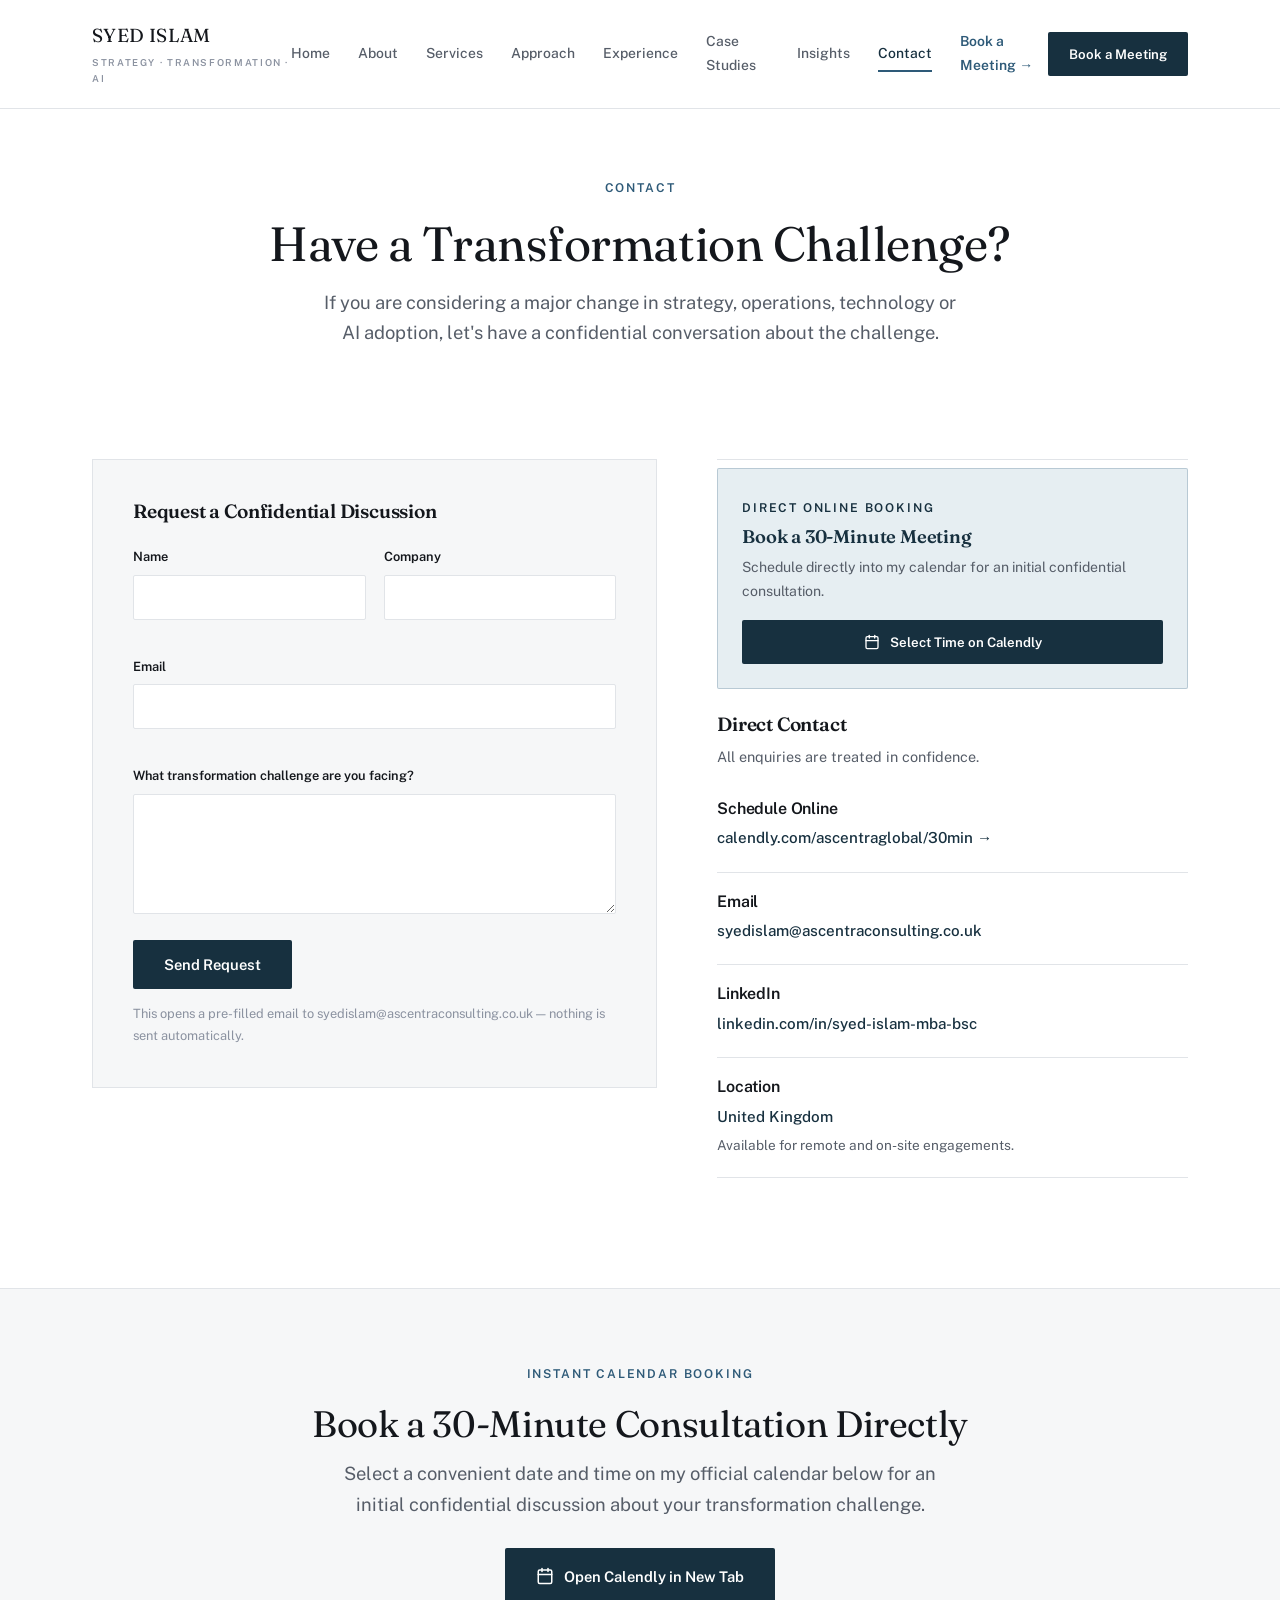
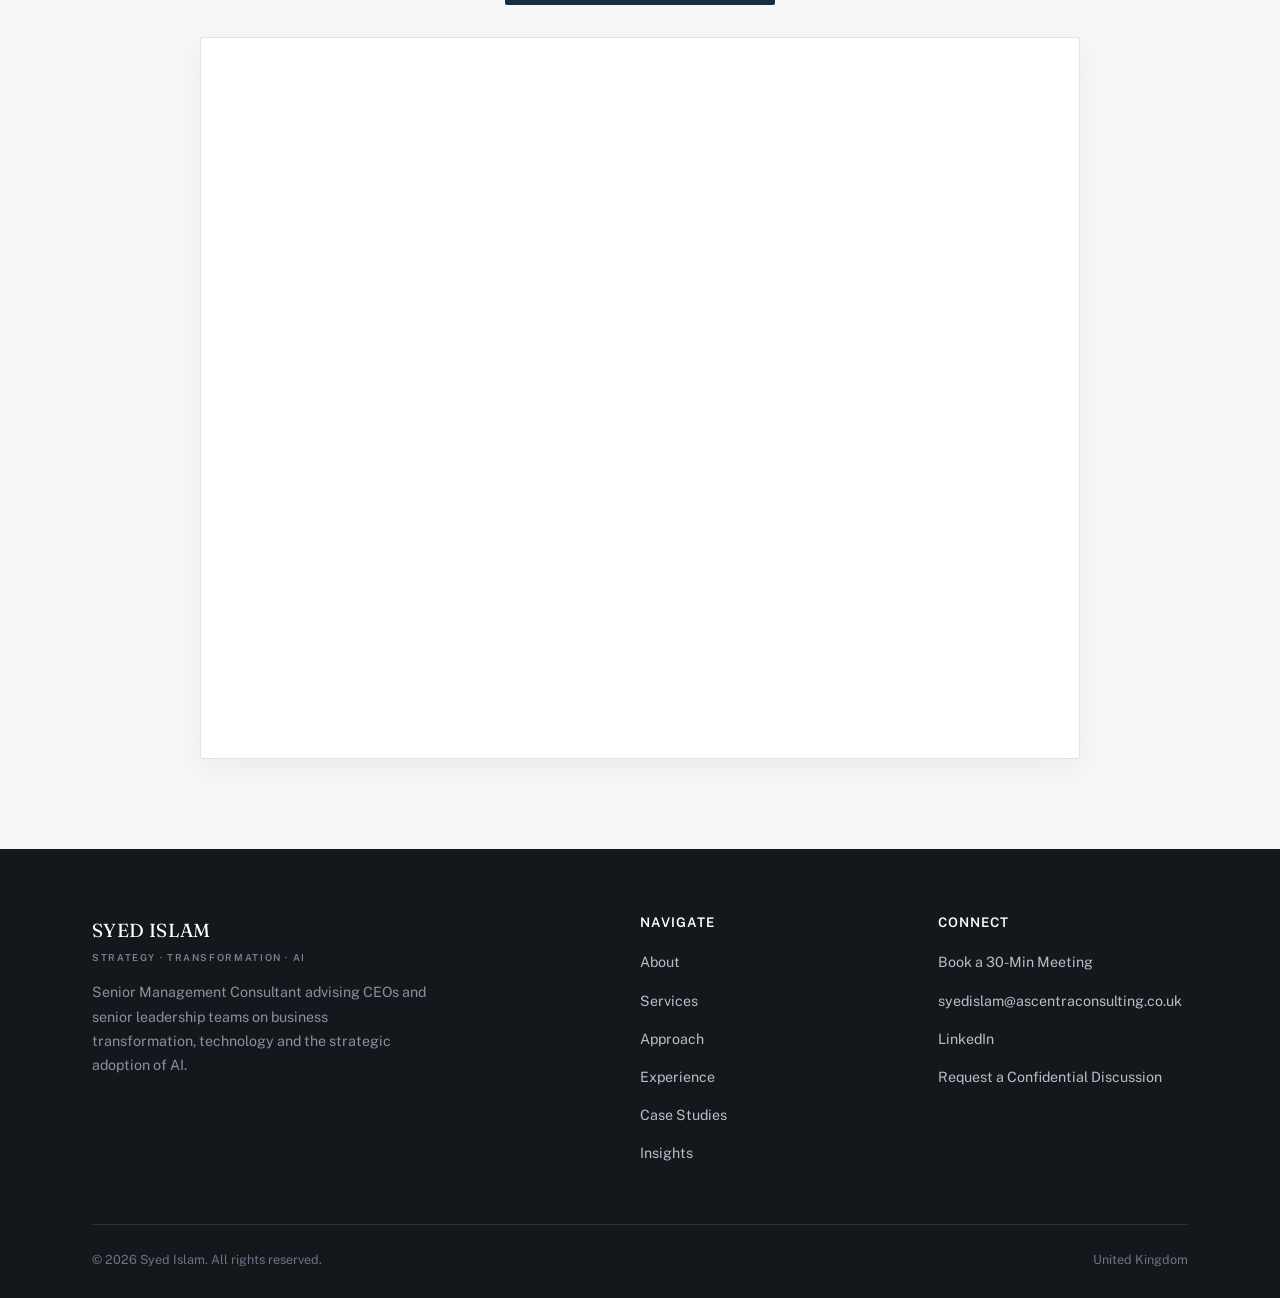
<file: contact.html>
<!DOCTYPE html>
<html lang="en">
<head>
<meta charset="UTF-8">
<meta name="viewport" content="width=device-width, initial-scale=1.0">
<title>Contact | Request a Confidential Discussion — Syed Islam</title>
<meta name="description" content="If you are considering a major change in strategy, operations, technology or AI adoption, request a confidential discussion with Syed Islam.">
<link rel="preconnect" href="https://fonts.googleapis.com">
<link rel="preconnect" href="https://fonts.gstatic.com" crossorigin>
<link href="https://fonts.googleapis.com/css2?family=Fraunces:opsz,wght@9..144,300;9..144,400;9..144,500;9..144,600&family=Public+Sans:wght@400;500;600;700&display=swap" rel="stylesheet">
<style>
:root{
  --bg:#FFFFFF; --bg-soft:#F6F7F8; --bg-deep:#EDF1F3;
  --ink:#14171C; --ink-soft:#565D68; --ink-faint:#8B92A0;
  --accent:#2E5A78; --accent-deep:#17303F; --accent-soft:#E6EEF2;
  --line:#E1E4E8;
  --serif:'Fraunces',Georgia,'Times New Roman',serif;
  --sans:'Public Sans',-apple-system,BlinkMacSystemFont,'Segoe UI',sans-serif;
  --maxw:1160px; --radius:2px;
}
*{margin:0;padding:0;box-sizing:border-box;}
html{scroll-behavior:smooth;}
body{font-family:var(--sans);color:var(--ink);background:var(--bg);line-height:1.7;font-size:16px;-webkit-font-smoothing:antialiased;}
a{color:inherit;text-decoration:none;}
ul{list-style:none;}
:focus-visible{outline:2px solid var(--accent);outline-offset:3px;}
.container{max-width:var(--maxw);margin:0 auto;padding:0 32px;}
h1,h2,h4{font-family:var(--serif);color:var(--ink);line-height:1.16;letter-spacing:-0.01em;font-weight:400;}
h1{font-size:clamp(2rem,2.4vw + 1.2rem,3rem);}
h4{font-size:1rem;font-weight:600;font-family:var(--sans);}
p{color:var(--ink-soft);}
.lede{font-size:1.15rem;line-height:1.65;color:var(--ink-soft);}
.eyebrow{font-size:0.76rem;letter-spacing:0.15em;text-transform:uppercase;color:var(--accent);font-weight:600;display:inline-block;margin-bottom:18px;}
.section{padding:80px 0 110px;}
header.site-header{position:sticky;top:0;z-index:200;background:rgba(255,255,255,.97);backdrop-filter:blur(10px);border-bottom:1px solid var(--line);}
.nav-wrap{display:flex;align-items:center;justify-content:space-between;padding:20px 32px;max-width:var(--maxw);margin:0 auto;}
.brand{font-family:var(--serif);font-size:1.18rem;letter-spacing:.02em;}
.brand small{display:block;font-family:var(--sans);font-size:.6rem;letter-spacing:.17em;color:var(--ink-faint);text-transform:uppercase;font-weight:600;margin-top:3px;}
nav.main-nav{display:flex;gap:28px;align-items:center;}
nav.main-nav a{font-size:.87rem;color:var(--ink-soft);font-weight:500;transition:color .2s;position:relative;}
nav.main-nav a:hover{color:var(--accent-deep);}
nav.main-nav a.active{color:var(--accent-deep);}
nav.main-nav a.active::after{content:'';position:absolute;left:0;right:0;bottom:-6px;height:2px;background:var(--accent);}
.nav-right{display:flex;align-items:center;gap:20px;}
.hamburger{display:none;flex-direction:column;gap:5px;background:none;border:none;cursor:pointer;padding:6px;}
.hamburger span{width:22px;height:2px;background:var(--ink);display:block;transition:.2s;}
.btn{display:inline-flex;align-items:center;gap:10px;padding:15px 30px;font-family:var(--sans);font-size:0.92rem;font-weight:600;border-radius:var(--radius);cursor:pointer;transition:background .2s ease,color .2s ease,border-color .2s ease;border:1px solid transparent;white-space:nowrap;}
.btn-primary{background:var(--accent-deep);color:#fff;}
.btn-primary:hover{background:var(--ink);}
.btn-sm{padding:10px 20px;font-size:0.83rem;}
@media(max-width:960px){
  nav.main-nav{position:fixed;top:73px;left:0;right:0;background:#fff;flex-direction:column;align-items:flex-start;padding:24px 32px;gap:20px;border-bottom:1px solid var(--line);transform:translateY(-8px);opacity:0;pointer-events:none;transition:.2s;max-height:80vh;overflow-y:auto;}
  nav.main-nav.open{transform:translateY(0);opacity:1;pointer-events:auto;}
  .hamburger{display:flex;}
  .nav-right .btn{display:none;}
}
.page-header{padding:64px 0 30px;text-align:center;}
.page-header .lede{max-width:640px;margin:16px auto 0;}
.contact-wrap{display:grid;grid-template-columns:1.2fr 1fr;gap:60px;align-items:start;}
.form-card{border:1px solid var(--line);padding:40px;background:var(--bg-soft);}
.form-grid{display:grid;grid-template-columns:1fr 1fr;gap:18px;}
.form-field{margin-bottom:18px;}
.form-field.full{grid-column:1/-1;}
.form-field label{display:block;font-size:.8rem;font-weight:600;color:var(--ink);margin-bottom:7px;}
.form-field input,.form-field textarea{width:100%;border:1px solid var(--line);padding:13px 15px;font-family:var(--sans);font-size:.94rem;border-radius:var(--radius);background:#fff;color:var(--ink);}
.form-field input:focus,.form-field textarea:focus{outline:none;border-color:var(--accent);}
.form-field textarea{resize:vertical;min-height:120px;}
.form-note{font-size:.8rem;color:var(--ink-faint);margin-top:14px;}
.direct-card{border-top:1px solid var(--line);padding-top:8px;}
.direct-item{padding:20px 0;border-bottom:1px solid var(--line);}
.direct-item h4{margin-bottom:6px;}
.direct-item a,.direct-item span.val{font-size:.95rem;color:var(--accent-deep);font-weight:500;}
.direct-item p{font-size:.85rem;margin-top:4px;}
@media(max-width:900px){.contact-wrap{grid-template-columns:1fr;gap:40px;}.form-grid{grid-template-columns:1fr;}}
footer{background:var(--ink);color:#B8BEC8;padding:66px 0 28px;}
.footer-top{display:grid;grid-template-columns:2fr 1fr 1fr;gap:48px;padding-bottom:46px;border-bottom:1px solid rgba(255,255,255,.1);}
footer h4{color:#fff;font-family:var(--sans);font-size:.83rem;letter-spacing:.08em;text-transform:uppercase;margin-bottom:18px;}
footer .brand{color:#fff;}
footer .brand small{color:#7C8494;}
footer p{color:#8891A0;font-size:.89rem;max-width:340px;margin-top:14px;}
footer ul li{margin-bottom:11px;}
footer ul li a{color:#B8BEC8;font-size:.89rem;transition:color .2s;}
footer ul li a:hover{color:#fff;}
.footer-bottom{display:flex;justify-content:space-between;padding-top:24px;font-size:.79rem;color:#6C7484;flex-wrap:wrap;gap:10px;}
@media(prefers-reduced-motion:reduce){*{animation:none !important;transition:none !important;scroll-behavior:auto !important;}}
@media(max-width:760px){.footer-top{grid-template-columns:1fr;gap:32px;}}
</style>
</head>
<body>

<header class="site-header">
  <div class="nav-wrap">
    <a href="index.html" class="brand">SYED ISLAM<small>Strategy · Transformation · AI</small></a>
    <nav class="main-nav" id="mainNav">
      <a href="index.html">Home</a>
      <a href="about.html">About</a>
      <a href="services.html">Services</a>
      <a href="approach.html">Approach</a>
      <a href="experience.html">Experience</a>
      <a href="case-studies.html">Case Studies</a>
      <a href="insights.html">Insights</a>
      <a href="contact.html" class="active">Contact</a>
      <a href="https://calendly.com/ascentraglobal/30min" target="_blank" rel="noopener noreferrer" style="color:var(--accent);font-weight:600;">Book a Meeting &rarr;</a>
    </nav>
    <div class="nav-right">
      <a href="https://calendly.com/ascentraglobal/30min" target="_blank" rel="noopener noreferrer" class="btn btn-primary btn-sm">Book a Meeting</a>
      <button class="hamburger" id="hamburger" aria-label="Toggle menu" aria-expanded="false"><span></span><span></span><span></span></button>
    </div>
  </div>
</header>

<section class="page-header">
  <div class="container">
    <span class="eyebrow">Contact</span>
    <h1>Have a Transformation Challenge?</h1>
    <p class="lede">If you are considering a major change in strategy, operations, technology or AI adoption, let's have a confidential conversation about the challenge.</p>
  </div>
</section>

<section class="section">
  <div class="container contact-wrap">
    <div class="form-card">
      <h4 style="font-family:var(--serif);font-size:1.2rem;margin-bottom:24px;">Request a Confidential Discussion</h4>
      <form id="contact-form">
        <div class="form-grid">
          <div class="form-field"><label for="name">Name</label><input type="text" id="name" name="name" required></div>
          <div class="form-field"><label for="company">Company</label><input type="text" id="company" name="company"></div>
          <div class="form-field full"><label for="email">Email</label><input type="email" id="email" name="email" required></div>
          <div class="form-field full"><label for="message">What transformation challenge are you facing?</label><textarea id="message" name="message" required></textarea></div>
        </div>
        <button type="submit" class="btn btn-primary">Send Request</button>
        <p class="form-note">This opens a pre-filled email to syedislam@ascentraconsulting.co.uk — nothing is sent automatically.</p>
      </form>
    </div>
    <div class="direct-card">
      <div style="background:var(--accent-soft);border:1px solid rgba(46,90,120,0.25);border-radius:var(--radius);padding:24px;margin-bottom:24px;">
        <span class="eyebrow" style="margin-bottom:8px;color:var(--accent-deep);">Direct Online Booking</span>
        <h4 style="font-family:var(--serif);font-size:1.15rem;margin-bottom:8px;color:var(--accent-deep);">Book a 30-Minute Meeting</h4>
        <p style="font-size:0.88rem;color:var(--ink-soft);margin-bottom:16px;">Schedule directly into my calendar for an initial confidential consultation.</p>
        <a href="https://calendly.com/ascentraglobal/30min" target="_blank" rel="noopener noreferrer" class="btn btn-primary btn-sm" style="width:100%;justify-content:center;">
          <svg width="16" height="16" viewBox="0 0 24 24" fill="none" stroke="currentColor" stroke-width="2" stroke-linecap="round" stroke-linejoin="round" aria-hidden="true"><rect x="3" y="4" width="18" height="18" rx="2" ry="2"></rect><line x1="16" y1="2" x2="16" y2="6"></line><line x1="8" y1="2" x2="8" y2="6"></line><line x1="3" y1="10" x2="21" y2="10"></line></svg>
          Select Time on Calendly
        </a>
      </div>

      <h4 style="font-family:var(--serif);font-size:1.2rem;margin-bottom:10px;">Direct Contact</h4>
      <p style="font-size:.9rem;margin-bottom:10px;">All enquiries are treated in confidence.</p>
      <div class="direct-item">
        <h4>Schedule Online</h4>
        <a href="https://calendly.com/ascentraglobal/30min" target="_blank" rel="noopener noreferrer">calendly.com/ascentraglobal/30min &rarr;</a>
      </div>
      <div class="direct-item">
        <h4>Email</h4>
        <a href="mailto:syedislam@ascentraconsulting.co.uk">syedislam@ascentraconsulting.co.uk</a>
      </div>
      <div class="direct-item">
        <h4>LinkedIn</h4>
        <a href="https://linkedin.com/in/syed-islam-mba-bsc" target="_blank" rel="noopener">linkedin.com/in/syed-islam-mba-bsc</a>
      </div>
      <div class="direct-item">
        <h4>Location</h4>
        <span class="val">United Kingdom</span>
        <p>Available for remote and on-site engagements.</p>
      </div>
    </div>
  </div>
</section>

<section class="section" style="background:var(--bg-soft);border-top:1px solid var(--line);padding:70px 0 90px;">
  <div class="container" style="text-align:center;">
    <span class="eyebrow">Instant Calendar Booking</span>
    <h2 style="font-size:clamp(1.7rem,2vw + 1rem,2.3rem);margin-bottom:14px;">Book a 30-Minute Consultation Directly</h2>
    <p class="lede" style="max-width:620px;margin:0 auto 28px;">Select a convenient date and time on my official calendar below for an initial confidential discussion about your transformation challenge.</p>
    <div style="margin-bottom:32px;">
      <a href="https://calendly.com/ascentraglobal/30min" target="_blank" rel="noopener noreferrer" class="btn btn-primary">
        <svg width="18" height="18" viewBox="0 0 24 24" fill="none" stroke="currentColor" stroke-width="2" stroke-linecap="round" stroke-linejoin="round" aria-hidden="true"><rect x="3" y="4" width="18" height="18" rx="2" ry="2"></rect><line x1="16" y1="2" x2="16" y2="6"></line><line x1="8" y1="2" x2="8" y2="6"></line><line x1="3" y1="10" x2="21" y2="10"></line></svg>
        Open Calendly in New Tab
      </a>
    </div>
    <div style="max-width:880px;margin:0 auto;border-radius:var(--radius);overflow:hidden;border:1px solid var(--line);background:#fff;box-shadow:0 10px 30px rgba(0,0,0,0.05);">
      <div class="calendly-inline-widget" data-url="https://calendly.com/ascentraglobal/30min" style="min-width:320px;height:720px;"></div>
      <script type="text/javascript" src="https://assets.calendly.com/assets/external/widget.js" async></script>
    </div>
  </div>
</section>

<footer>
  <div class="container">
    <div class="footer-top">
      <div>
        <a href="index.html" class="brand">SYED ISLAM<small>Strategy · Transformation · AI</small></a>
        <p>Senior Management Consultant advising CEOs and senior leadership teams on business transformation, technology and the strategic adoption of AI.</p>
      </div>
      <div>
        <h4>Navigate</h4>
        <ul>
          <li><a href="about.html">About</a></li>
          <li><a href="services.html">Services</a></li>
          <li><a href="approach.html">Approach</a></li>
          <li><a href="experience.html">Experience</a></li>
          <li><a href="case-studies.html">Case Studies</a></li>
          <li><a href="insights.html">Insights</a></li>
        </ul>
      </div>
      <div>
        <h4>Connect</h4>
        <ul>
          <li><a href="https://calendly.com/ascentraglobal/30min" target="_blank" rel="noopener noreferrer">Book a 30-Min Meeting</a></li>
          <li><a href="mailto:syedislam@ascentraconsulting.co.uk">syedislam@ascentraconsulting.co.uk</a></li>
          <li><a href="https://linkedin.com/in/syed-islam-mba-bsc" target="_blank" rel="noopener">LinkedIn</a></li>
          <li><a href="contact.html">Request a Confidential Discussion</a></li>
        </ul>
      </div>
    </div>
    <div class="footer-bottom">
      <span>© 2026 Syed Islam. All rights reserved.</span>
      <span>United Kingdom</span>
    </div>
  </div>
</footer>

<script>
  var h=document.getElementById('hamburger'), n=document.getElementById('mainNav');
  if(h){h.addEventListener('click',function(){var open=n.classList.toggle('open');h.classList.toggle('active');h.setAttribute('aria-expanded',open?'true':'false');});}
  var f=document.getElementById('contact-form');
  if(f){f.addEventListener('submit',function(e){
    e.preventDefault();
    var name=document.getElementById('name').value;
    var company=document.getElementById('company').value;
    var email=document.getElementById('email').value;
    var message=document.getElementById('message').value;
    var subject=encodeURIComponent('Confidential Discussion Request — '+name);
    var body=encodeURIComponent('Name: '+name+'\nCompany: '+company+'\nEmail: '+email+'\n\n'+message);
    window.location.href='mailto:syedislam@ascentraconsulting.co.uk?subject='+subject+'&body='+body;
  });}
</script>
</body>
</html>
</file>
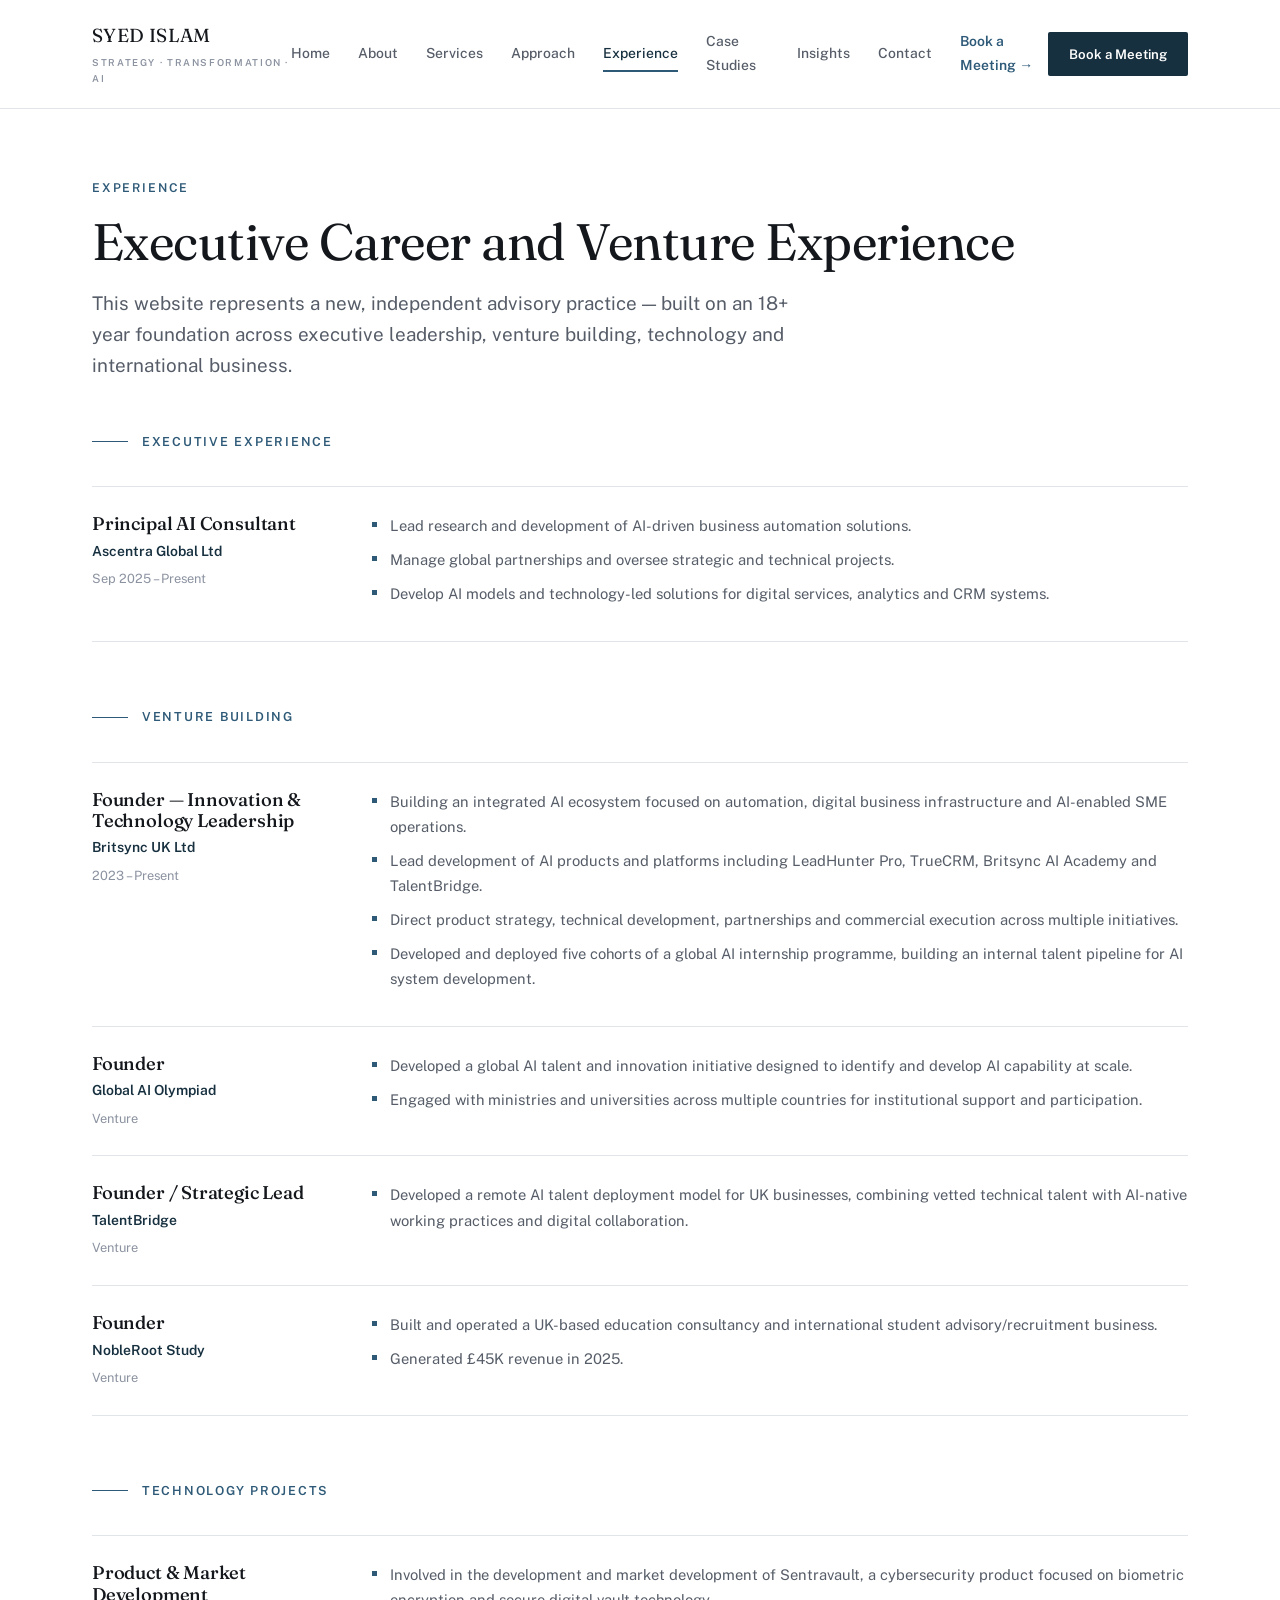
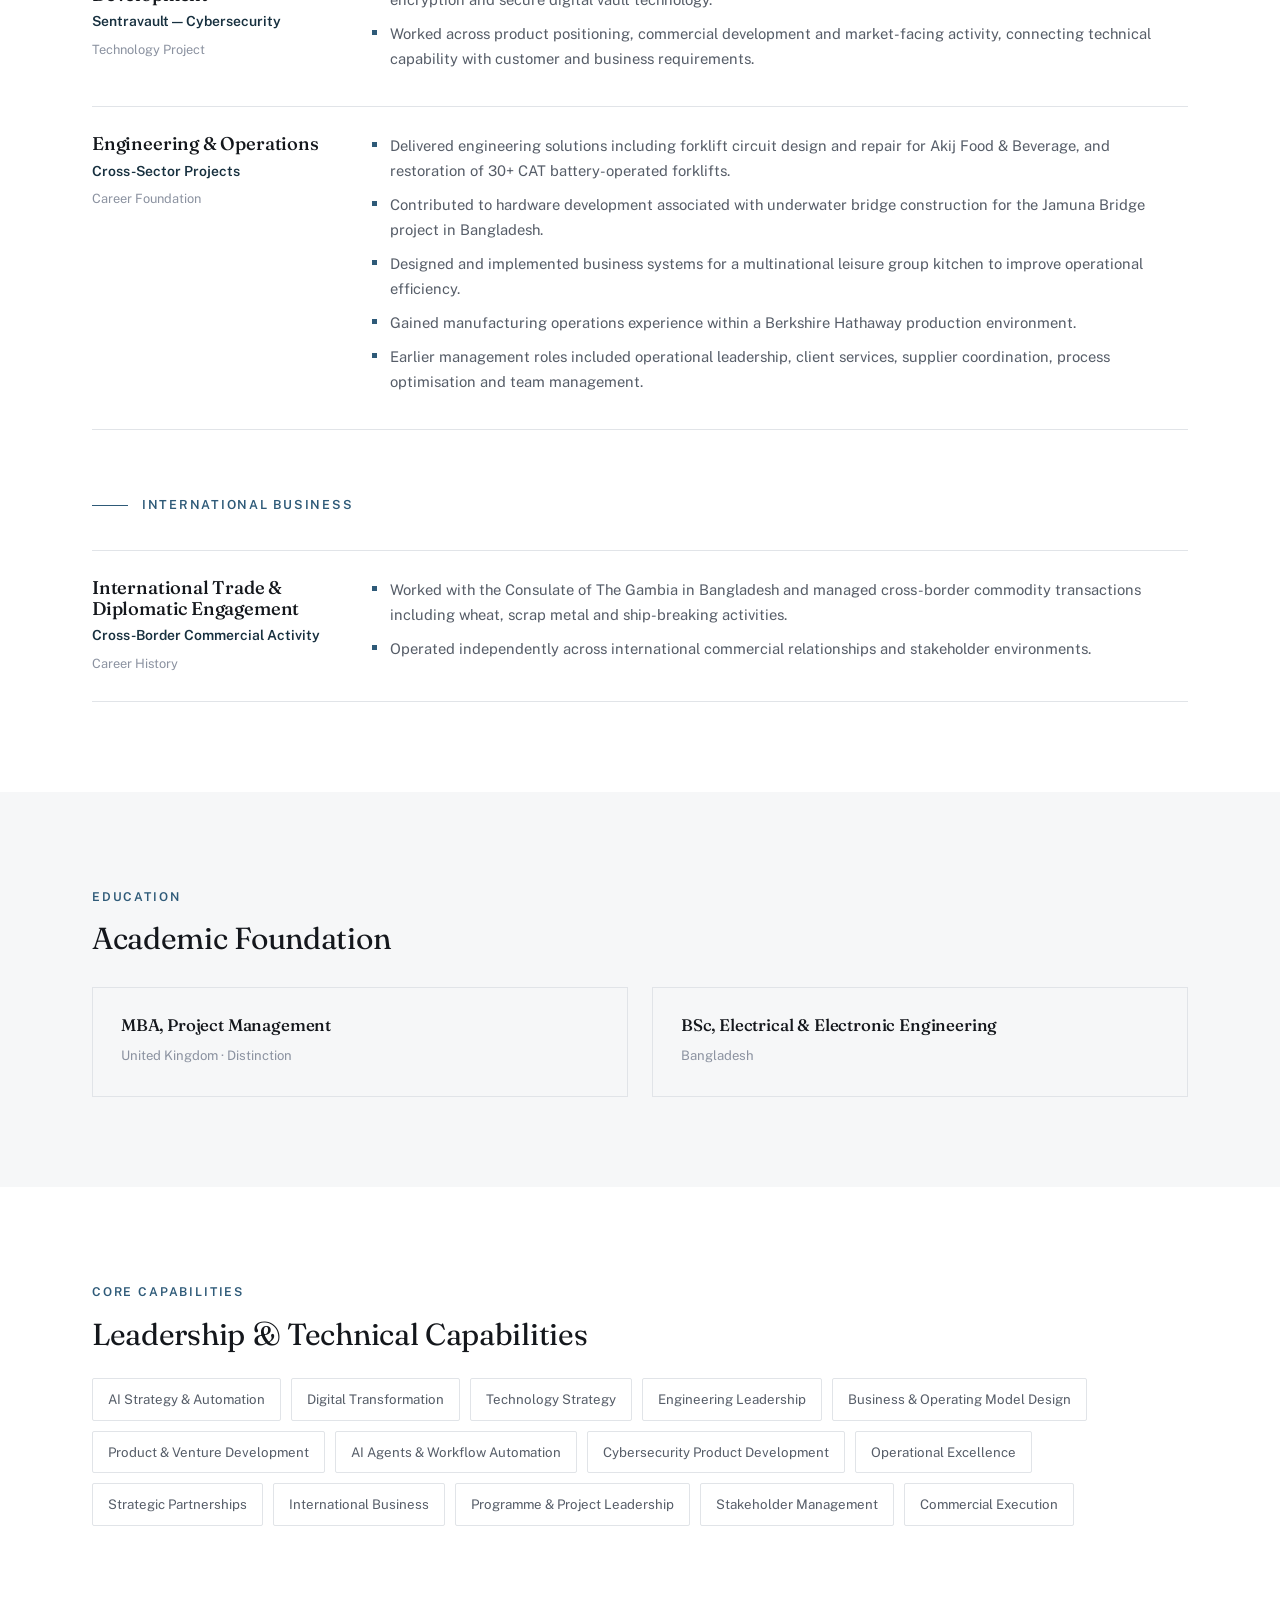
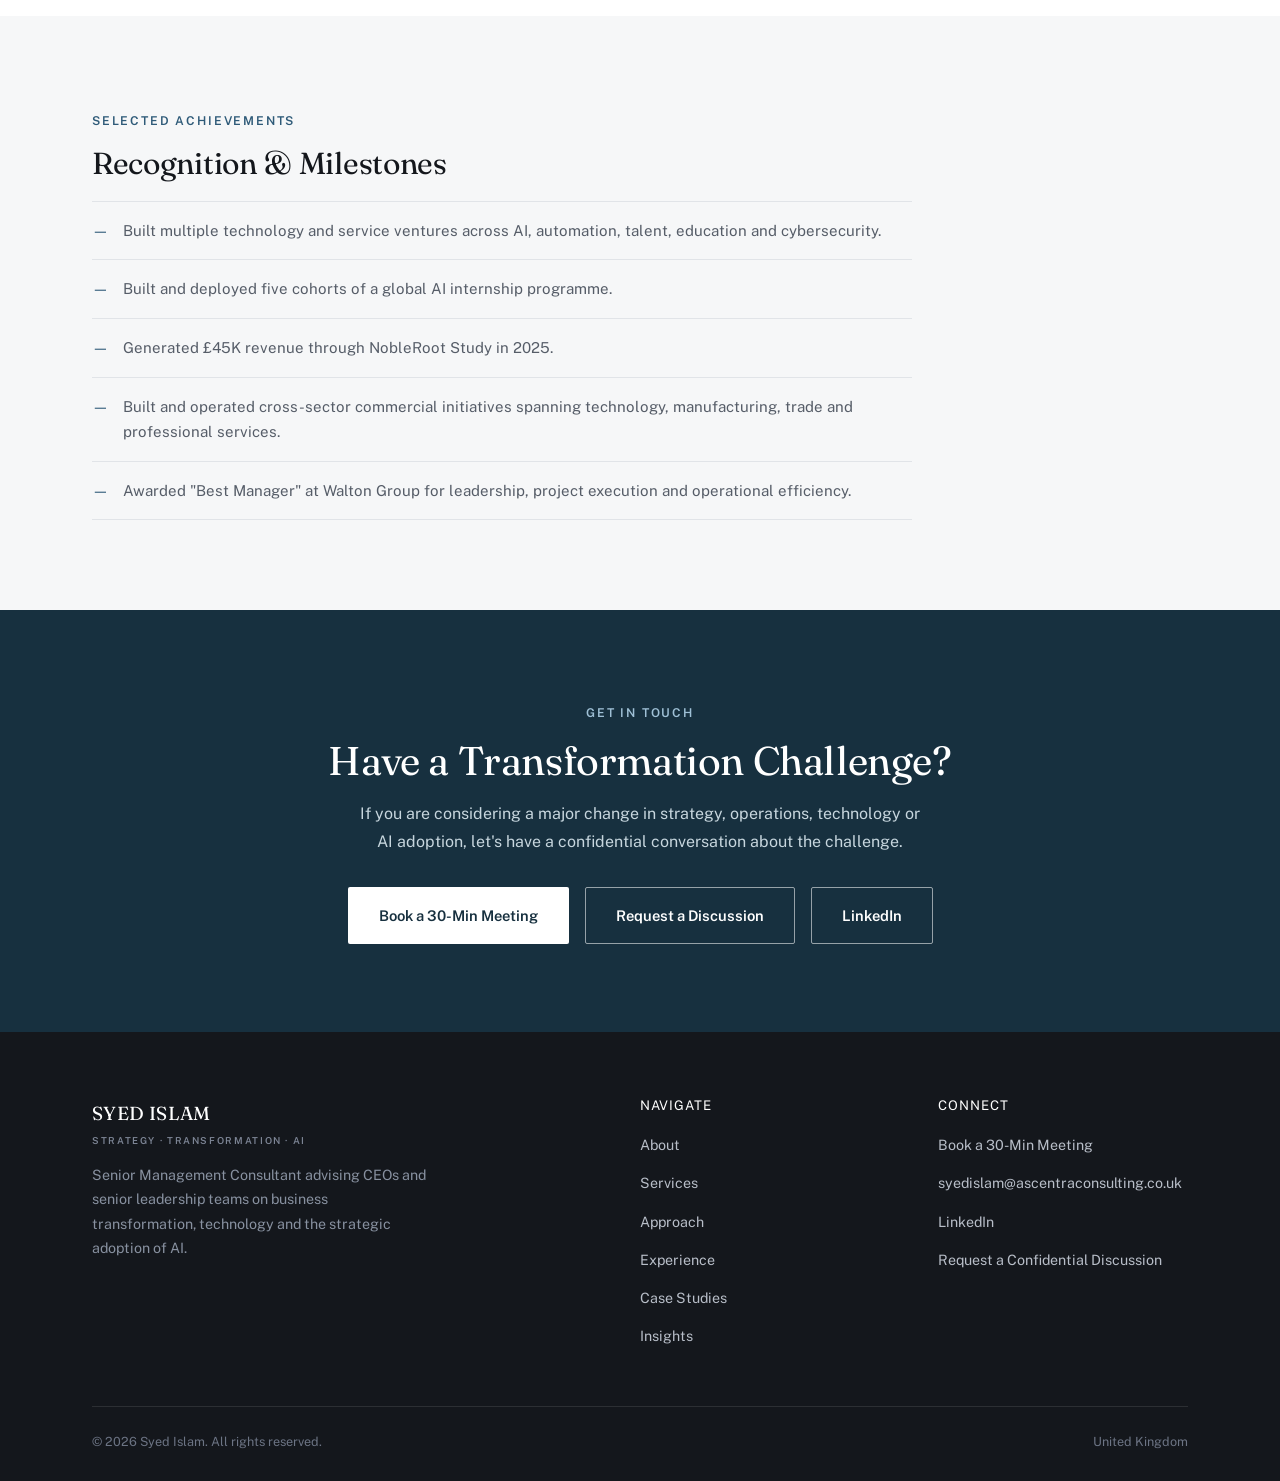
<file: experience.html>
<!DOCTYPE html>
<html lang="en">
<head>
<meta charset="UTF-8">
<meta name="viewport" content="width=device-width, initial-scale=1.0">
<title>Experience | Syed Islam — Executive Career &amp; Venture Building</title>
<meta name="description" content="Executive experience, venture building, technology projects and international business across an 18+ year cross-sector career.">
<link rel="preconnect" href="https://fonts.googleapis.com">
<link rel="preconnect" href="https://fonts.gstatic.com" crossorigin>
<link href="https://fonts.googleapis.com/css2?family=Fraunces:opsz,wght@9..144,300;9..144,400;9..144,500;9..144,600&family=Public+Sans:wght@400;500;600;700&display=swap" rel="stylesheet">
<style>
:root{
  --bg:#FFFFFF; --bg-soft:#F6F7F8; --bg-deep:#EDF1F3;
  --ink:#14171C; --ink-soft:#565D68; --ink-faint:#8B92A0;
  --accent:#2E5A78; --accent-deep:#17303F; --accent-soft:#E6EEF2;
  --line:#E1E4E8;
  --serif:'Fraunces',Georgia,'Times New Roman',serif;
  --sans:'Public Sans',-apple-system,BlinkMacSystemFont,'Segoe UI',sans-serif;
  --maxw:1160px; --radius:2px;
}
*{margin:0;padding:0;box-sizing:border-box;}
html{scroll-behavior:smooth;}
body{font-family:var(--sans);color:var(--ink);background:var(--bg);line-height:1.7;font-size:16px;-webkit-font-smoothing:antialiased;}
a{color:inherit;text-decoration:none;}
ul{list-style:none;}
:focus-visible{outline:2px solid var(--accent);outline-offset:3px;}
.container{max-width:var(--maxw);margin:0 auto;padding:0 32px;}
h1,h2,h3,h4{font-family:var(--serif);color:var(--ink);line-height:1.16;letter-spacing:-0.01em;font-weight:400;}
h1{font-size:clamp(2.1rem,2.6vw + 1.2rem,3.2rem);}
h2{font-size:clamp(1.5rem,1.4vw + 1.1rem,1.9rem);}
h3{font-size:1.05rem;font-weight:600;font-family:var(--sans);}
p{color:var(--ink-soft);}
.lede{font-size:1.18rem;line-height:1.65;color:var(--ink-soft);}
.eyebrow{font-size:0.76rem;letter-spacing:0.15em;text-transform:uppercase;color:var(--accent);font-weight:600;display:inline-block;margin-bottom:14px;}
.section{padding:90px 0;}
.section-tight{padding:56px 0;}
.bg-soft{background:var(--bg-soft);}
.center{text-align:center;}
.btn{display:inline-flex;align-items:center;gap:10px;padding:15px 30px;font-family:var(--sans);font-size:0.92rem;font-weight:600;border-radius:var(--radius);cursor:pointer;transition:background .2s ease,color .2s ease,border-color .2s ease;border:1px solid transparent;white-space:nowrap;}
.btn-primary{background:var(--accent-deep);color:#fff;}
.btn-primary:hover{background:var(--ink);}
.btn-outline-light{border-color:rgba(255,255,255,.55);color:#fff;}
.btn-outline-light:hover{background:#fff;color:var(--accent-deep);}
.btn-sm{padding:10px 20px;font-size:0.83rem;}
.btn-row{display:flex;gap:16px;flex-wrap:wrap;}
header.site-header{position:sticky;top:0;z-index:200;background:rgba(255,255,255,.97);backdrop-filter:blur(10px);border-bottom:1px solid var(--line);}
.nav-wrap{display:flex;align-items:center;justify-content:space-between;padding:20px 32px;max-width:var(--maxw);margin:0 auto;}
.brand{font-family:var(--serif);font-size:1.18rem;letter-spacing:.02em;}
.brand small{display:block;font-family:var(--sans);font-size:.6rem;letter-spacing:.17em;color:var(--ink-faint);text-transform:uppercase;font-weight:600;margin-top:3px;}
nav.main-nav{display:flex;gap:28px;align-items:center;}
nav.main-nav a{font-size:.87rem;color:var(--ink-soft);font-weight:500;transition:color .2s;position:relative;}
nav.main-nav a:hover{color:var(--accent-deep);}
nav.main-nav a.active{color:var(--accent-deep);}
nav.main-nav a.active::after{content:'';position:absolute;left:0;right:0;bottom:-6px;height:2px;background:var(--accent);}
.nav-right{display:flex;align-items:center;gap:20px;}
.hamburger{display:none;flex-direction:column;gap:5px;background:none;border:none;cursor:pointer;padding:6px;}
.hamburger span{width:22px;height:2px;background:var(--ink);display:block;transition:.2s;}
@media(max-width:960px){
  nav.main-nav{position:fixed;top:73px;left:0;right:0;background:#fff;flex-direction:column;align-items:flex-start;padding:24px 32px;gap:20px;border-bottom:1px solid var(--line);transform:translateY(-8px);opacity:0;pointer-events:none;transition:.2s;max-height:80vh;overflow-y:auto;}
  nav.main-nav.open{transform:translateY(0);opacity:1;pointer-events:auto;}
  .hamburger{display:flex;}
  .nav-right .btn{display:none;}
}
.page-header{padding:64px 0 20px;}
.cat-label{display:flex;align-items:center;gap:14px;margin-bottom:34px;}
.cat-label .dash{width:36px;height:1px;background:var(--accent);}
.cat-label span{font-size:.78rem;letter-spacing:.14em;text-transform:uppercase;color:var(--accent);font-weight:600;}
.exp-entry{padding:26px 0;border-top:1px solid var(--line);display:grid;grid-template-columns:250px 1fr;gap:30px;}
.exp-block .exp-entry:last-child{border-bottom:1px solid var(--line);}
.exp-role h4{font-family:var(--serif);font-size:1.15rem;font-weight:500;margin-bottom:5px;color:var(--ink);}
.exp-role .org{color:var(--accent-deep);font-weight:600;font-size:.87rem;}
.exp-role .dates{color:var(--ink-faint);font-size:.8rem;margin-top:5px;}
.exp-detail ul li{font-size:.92rem;color:var(--ink-soft);margin-bottom:9px;padding-left:18px;position:relative;}
.exp-detail ul li::before{content:'';position:absolute;left:0;top:9px;width:5px;height:5px;background:var(--accent);}
.exp-detail p.note{font-size:.88rem;color:var(--ink-faint);margin-top:10px;font-style:italic;}
@media(max-width:760px){.exp-entry{grid-template-columns:1fr;gap:12px;}}
.exp-block{margin-bottom:64px;}
.exp-block:last-child{margin-bottom:0;}
.cap-list{display:flex;flex-wrap:wrap;gap:10px;}
.cap-list li{border:1px solid var(--line);padding:9px 15px;font-size:.83rem;color:var(--ink-soft);border-radius:var(--radius);background:#fff;}
.edu-grid{display:grid;grid-template-columns:1fr 1fr;gap:24px;}
.edu-card{border:1px solid var(--line);padding:28px;background:var(--bg-soft);}
.edu-card h4{font-family:var(--serif);font-size:1.05rem;font-weight:500;margin-bottom:6px;}
.edu-card span{font-size:.82rem;color:var(--ink-faint);}
.achieve-list li{padding:16px 0;border-top:1px solid var(--line);font-size:.94rem;color:var(--ink-soft);display:flex;gap:14px;}
.achieve-list li:last-child{border-bottom:1px solid var(--line);}
.achieve-list li::before{content:'—';color:var(--accent);flex-shrink:0;}
@media(max-width:700px){.edu-grid{grid-template-columns:1fr;}}
.cta-band{padding:88px 0;background:var(--accent-deep);color:#fff;text-align:center;}
.cta-band h2{color:#fff;}
.cta-band p{color:#C7D6DE;max-width:560px;margin:16px auto 32px;}
footer{background:var(--ink);color:#B8BEC8;padding:66px 0 28px;}
.footer-top{display:grid;grid-template-columns:2fr 1fr 1fr;gap:48px;padding-bottom:46px;border-bottom:1px solid rgba(255,255,255,.1);}
footer h4{color:#fff;font-family:var(--sans);font-size:.83rem;letter-spacing:.08em;text-transform:uppercase;margin-bottom:18px;}
footer .brand{color:#fff;}
footer .brand small{color:#7C8494;}
footer p{color:#8891A0;font-size:.89rem;max-width:340px;margin-top:14px;}
footer ul li{margin-bottom:11px;}
footer ul li a{color:#B8BEC8;font-size:.89rem;transition:color .2s;}
footer ul li a:hover{color:#fff;}
.footer-bottom{display:flex;justify-content:space-between;padding-top:24px;font-size:.79rem;color:#6C7484;flex-wrap:wrap;gap:10px;}
@media(prefers-reduced-motion:reduce){*{animation:none !important;transition:none !important;scroll-behavior:auto !important;}}
@media(max-width:760px){.footer-top{grid-template-columns:1fr;gap:32px;}}
@media(max-width:600px){.section{padding:56px 0;}}
</style>
</head>
<body>

<header class="site-header">
  <div class="nav-wrap">
    <a href="index.html" class="brand">SYED ISLAM<small>Strategy · Transformation · AI</small></a>
    <nav class="main-nav" id="mainNav">
      <a href="index.html">Home</a>
      <a href="about.html">About</a>
      <a href="services.html">Services</a>
      <a href="approach.html">Approach</a>
      <a href="experience.html" class="active">Experience</a>
      <a href="case-studies.html">Case Studies</a>
      <a href="insights.html">Insights</a>
      <a href="contact.html">Contact</a>
      <a href="https://calendly.com/ascentraglobal/30min" target="_blank" rel="noopener noreferrer" style="color:var(--accent);font-weight:600;">Book a Meeting &rarr;</a>
    </nav>
    <div class="nav-right">
      <a href="https://calendly.com/ascentraglobal/30min" target="_blank" rel="noopener noreferrer" class="btn btn-primary btn-sm">Book a Meeting</a>
      <button class="hamburger" id="hamburger" aria-label="Toggle menu" aria-expanded="false"><span></span><span></span><span></span></button>
    </div>
  </div>
</header>

<section class="page-header">
  <div class="container">
    <span class="eyebrow">Experience</span>
    <h1>Executive Career and Venture Experience</h1>
    <p class="lede" style="margin-top:16px;max-width:700px;">This website represents a new, independent advisory practice — built on an 18+ year foundation across executive leadership, venture building, technology and international business.</p>
  </div>
</section>

<section class="section" style="padding-top:30px;">
  <div class="container">

    <div class="exp-block">
      <div class="cat-label"><div class="dash"></div><span>Executive Experience</span></div>
      <div class="exp-entry">
        <div class="exp-role">
          <h4>Principal AI Consultant</h4>
          <div class="org">Ascentra Global Ltd</div>
          <div class="dates">Sep 2025 – Present</div>
        </div>
        <div class="exp-detail">
          <ul>
            <li>Lead research and development of AI-driven business automation solutions.</li>
            <li>Manage global partnerships and oversee strategic and technical projects.</li>
            <li>Develop AI models and technology-led solutions for digital services, analytics and CRM systems.</li>
          </ul>
        </div>
      </div>
    </div>

    <div class="exp-block">
      <div class="cat-label"><div class="dash"></div><span>Venture Building</span></div>
      <div class="exp-entry">
        <div class="exp-role">
          <h4>Founder — Innovation &amp; Technology Leadership</h4>
          <div class="org">Britsync UK Ltd</div>
          <div class="dates">2023 – Present</div>
        </div>
        <div class="exp-detail">
          <ul>
            <li>Building an integrated AI ecosystem focused on automation, digital business infrastructure and AI-enabled SME operations.</li>
            <li>Lead development of AI products and platforms including LeadHunter Pro, TrueCRM, Britsync AI Academy and TalentBridge.</li>
            <li>Direct product strategy, technical development, partnerships and commercial execution across multiple initiatives.</li>
            <li>Developed and deployed five cohorts of a global AI internship programme, building an internal talent pipeline for AI system development.</li>
          </ul>
        </div>
      </div>
      <div class="exp-entry">
        <div class="exp-role">
          <h4>Founder</h4>
          <div class="org">Global AI Olympiad</div>
          <div class="dates">Venture</div>
        </div>
        <div class="exp-detail">
          <ul>
            <li>Developed a global AI talent and innovation initiative designed to identify and develop AI capability at scale.</li>
            <li>Engaged with ministries and universities across multiple countries for institutional support and participation.</li>
          </ul>
        </div>
      </div>
      <div class="exp-entry">
        <div class="exp-role">
          <h4>Founder / Strategic Lead</h4>
          <div class="org">TalentBridge</div>
          <div class="dates">Venture</div>
        </div>
        <div class="exp-detail">
          <ul>
            <li>Developed a remote AI talent deployment model for UK businesses, combining vetted technical talent with AI-native working practices and digital collaboration.</li>
          </ul>
        </div>
      </div>
      <div class="exp-entry">
        <div class="exp-role">
          <h4>Founder</h4>
          <div class="org">NobleRoot Study</div>
          <div class="dates">Venture</div>
        </div>
        <div class="exp-detail">
          <ul>
            <li>Built and operated a UK-based education consultancy and international student advisory/recruitment business.</li>
            <li>Generated £45K revenue in 2025.</li>
          </ul>
        </div>
      </div>
    </div>

    <div class="exp-block">
      <div class="cat-label"><div class="dash"></div><span>Technology Projects</span></div>
      <div class="exp-entry">
        <div class="exp-role">
          <h4>Product &amp; Market Development</h4>
          <div class="org">Sentravault — Cybersecurity</div>
          <div class="dates">Technology Project</div>
        </div>
        <div class="exp-detail">
          <ul>
            <li>Involved in the development and market development of Sentravault, a cybersecurity product focused on biometric encryption and secure digital vault technology.</li>
            <li>Worked across product positioning, commercial development and market-facing activity, connecting technical capability with customer and business requirements.</li>
          </ul>
        </div>
      </div>
      <div class="exp-entry">
        <div class="exp-role">
          <h4>Engineering &amp; Operations</h4>
          <div class="org">Cross-Sector Projects</div>
          <div class="dates">Career Foundation</div>
        </div>
        <div class="exp-detail">
          <ul>
            <li>Delivered engineering solutions including forklift circuit design and repair for Akij Food &amp; Beverage, and restoration of 30+ CAT battery-operated forklifts.</li>
            <li>Contributed to hardware development associated with underwater bridge construction for the Jamuna Bridge project in Bangladesh.</li>
            <li>Designed and implemented business systems for a multinational leisure group kitchen to improve operational efficiency.</li>
            <li>Gained manufacturing operations experience within a Berkshire Hathaway production environment.</li>
            <li>Earlier management roles included operational leadership, client services, supplier coordination, process optimisation and team management.</li>
          </ul>
        </div>
      </div>
    </div>

    <div class="exp-block">
      <div class="cat-label"><div class="dash"></div><span>International Business</span></div>
      <div class="exp-entry">
        <div class="exp-role">
          <h4>International Trade &amp; Diplomatic Engagement</h4>
          <div class="org">Cross-Border Commercial Activity</div>
          <div class="dates">Career History</div>
        </div>
        <div class="exp-detail">
          <ul>
            <li>Worked with the Consulate of The Gambia in Bangladesh and managed cross-border commodity transactions including wheat, scrap metal and ship-breaking activities.</li>
            <li>Operated independently across international commercial relationships and stakeholder environments.</li>
          </ul>
        </div>
      </div>
    </div>

  </div>
</section>

<section class="section bg-soft">
  <div class="container">
    <span class="eyebrow">Education</span>
    <h2>Academic Foundation</h2>
    <div class="edu-grid" style="margin-top:30px;">
      <div class="edu-card">
        <h4>MBA, Project Management</h4>
        <span>United Kingdom · Distinction</span>
      </div>
      <div class="edu-card">
        <h4>BSc, Electrical &amp; Electronic Engineering</h4>
        <span>Bangladesh</span>
      </div>
    </div>
  </div>
</section>

<section class="section">
  <div class="container">
    <span class="eyebrow">Core Capabilities</span>
    <h2>Leadership &amp; Technical Capabilities</h2>
    <ul class="cap-list" style="margin-top:26px;">
      <li>AI Strategy &amp; Automation</li><li>Digital Transformation</li><li>Technology Strategy</li><li>Engineering Leadership</li><li>Business &amp; Operating Model Design</li><li>Product &amp; Venture Development</li><li>AI Agents &amp; Workflow Automation</li><li>Cybersecurity Product Development</li><li>Operational Excellence</li><li>Strategic Partnerships</li><li>International Business</li><li>Programme &amp; Project Leadership</li><li>Stakeholder Management</li><li>Commercial Execution</li>
    </ul>
  </div>
</section>

<section class="section bg-soft">
  <div class="container">
    <span class="eyebrow">Selected Achievements</span>
    <h2>Recognition &amp; Milestones</h2>
    <ul class="achieve-list" style="margin-top:20px;max-width:820px;">
      <li>Built multiple technology and service ventures across AI, automation, talent, education and cybersecurity.</li>
      <li>Built and deployed five cohorts of a global AI internship programme.</li>
      <li>Generated £45K revenue through NobleRoot Study in 2025.</li>
      <li>Built and operated cross-sector commercial initiatives spanning technology, manufacturing, trade and professional services.</li>
      <li>Awarded "Best Manager" at Walton Group for leadership, project execution and operational efficiency.</li>
    </ul>
  </div>
</section>

<section class="cta-band">
  <div class="container">
    <span class="eyebrow" style="color:#9FC0D6;">Get In Touch</span>
    <h2 style="font-size:clamp(1.8rem,2vw + 1.2rem,2.5rem);">Have a Transformation Challenge?</h2>
    <p>If you are considering a major change in strategy, operations, technology or AI adoption, let's have a confidential conversation about the challenge.</p>
    <div class="btn-row center" style="justify-content:center;">
      <a href="https://calendly.com/ascentraglobal/30min" target="_blank" rel="noopener noreferrer" class="btn" style="background:#fff;color:var(--accent-deep);">Book a 30-Min Meeting</a>
      <a href="contact.html" class="btn btn-outline-light">Request a Discussion</a>
      <a href="https://linkedin.com/in/syed-islam-mba-bsc" target="_blank" rel="noopener" class="btn btn-outline-light">LinkedIn</a>
    </div>
  </div>
</section>

<footer>
  <div class="container">
    <div class="footer-top">
      <div>
        <a href="index.html" class="brand">SYED ISLAM<small>Strategy · Transformation · AI</small></a>
        <p>Senior Management Consultant advising CEOs and senior leadership teams on business transformation, technology and the strategic adoption of AI.</p>
      </div>
      <div>
        <h4>Navigate</h4>
        <ul>
          <li><a href="about.html">About</a></li>
          <li><a href="services.html">Services</a></li>
          <li><a href="approach.html">Approach</a></li>
          <li><a href="experience.html">Experience</a></li>
          <li><a href="case-studies.html">Case Studies</a></li>
          <li><a href="insights.html">Insights</a></li>
        </ul>
      </div>
      <div>
        <h4>Connect</h4>
        <ul>
          <li><a href="https://calendly.com/ascentraglobal/30min" target="_blank" rel="noopener noreferrer">Book a 30-Min Meeting</a></li>
          <li><a href="mailto:syedislam@ascentraconsulting.co.uk">syedislam@ascentraconsulting.co.uk</a></li>
          <li><a href="https://linkedin.com/in/syed-islam-mba-bsc" target="_blank" rel="noopener">LinkedIn</a></li>
          <li><a href="contact.html">Request a Confidential Discussion</a></li>
        </ul>
      </div>
    </div>
    <div class="footer-bottom">
      <span>© 2026 Syed Islam. All rights reserved.</span>
      <span>United Kingdom</span>
    </div>
  </div>
</footer>

<script>
  var h=document.getElementById('hamburger'), n=document.getElementById('mainNav');
  if(h){h.addEventListener('click',function(){var open=n.classList.toggle('open');h.classList.toggle('active');h.setAttribute('aria-expanded',open?'true':'false');});}
</script>
</body>
</html>
</file>
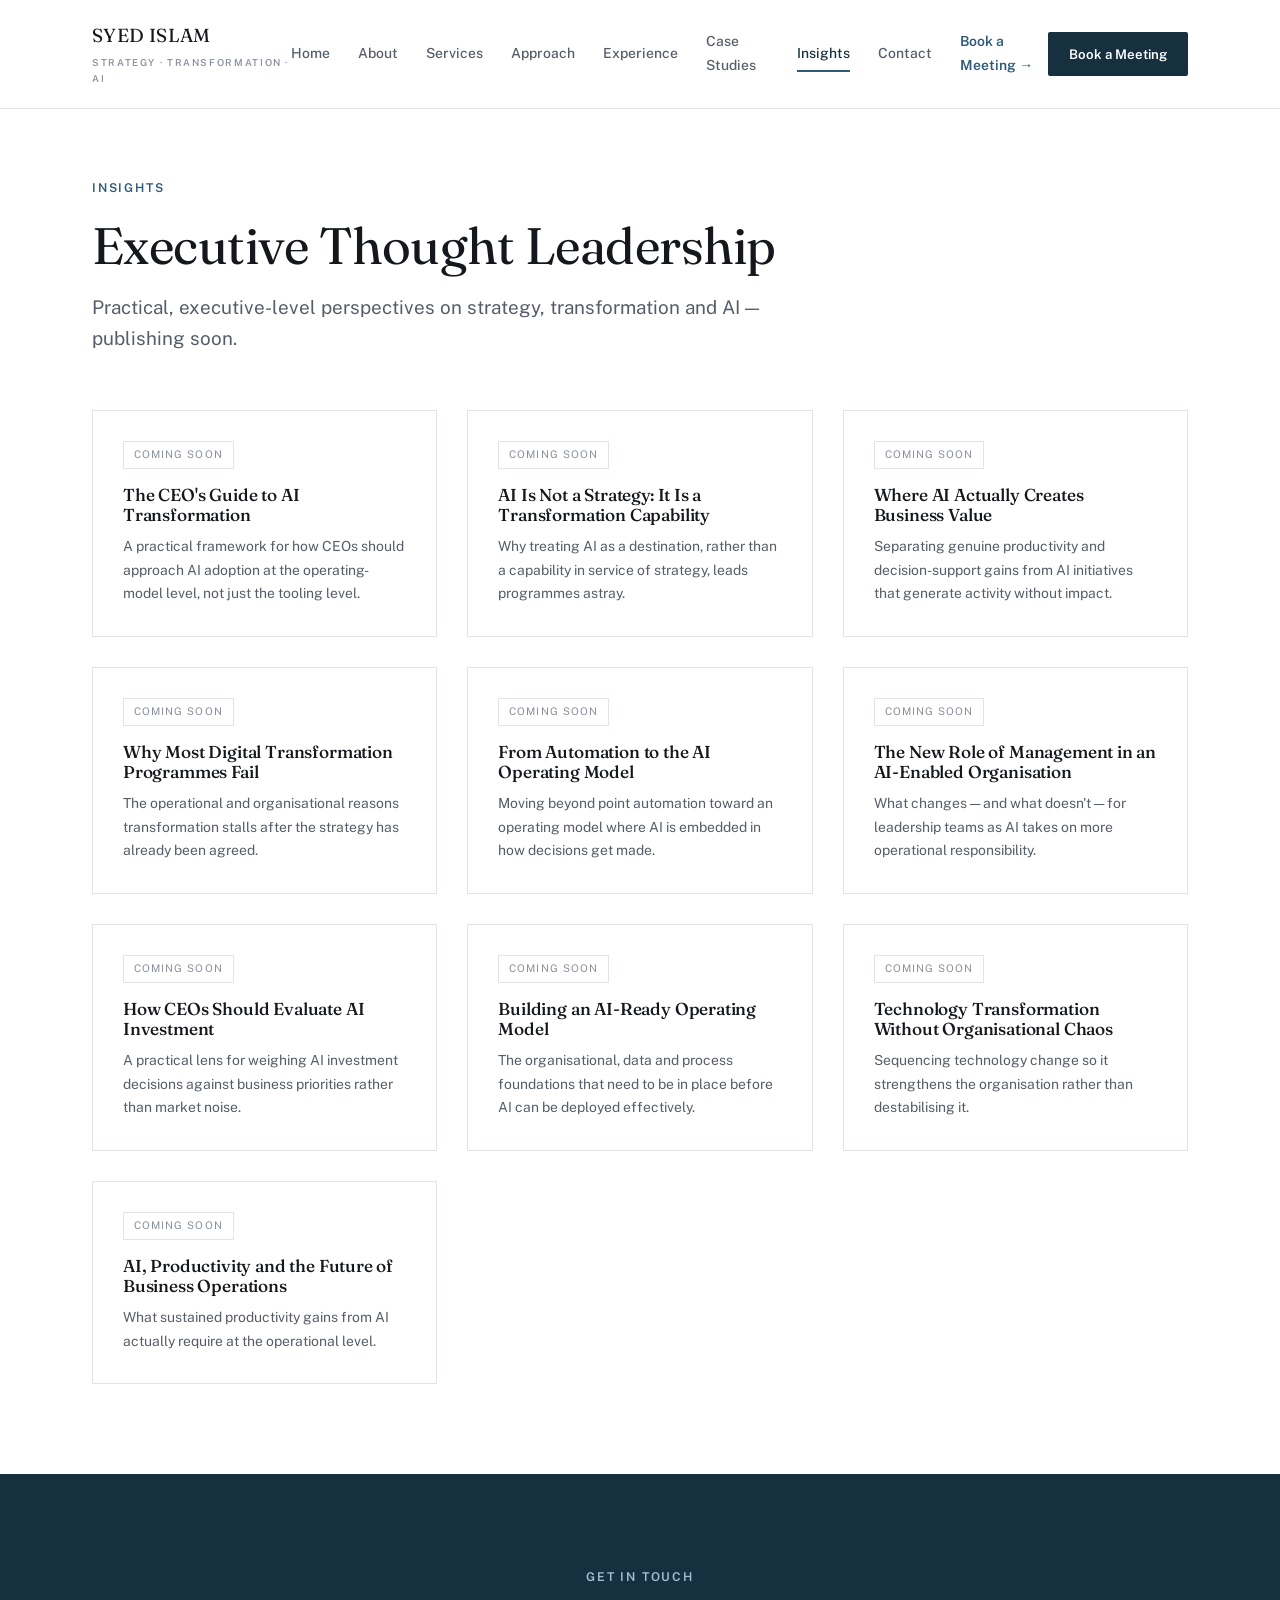
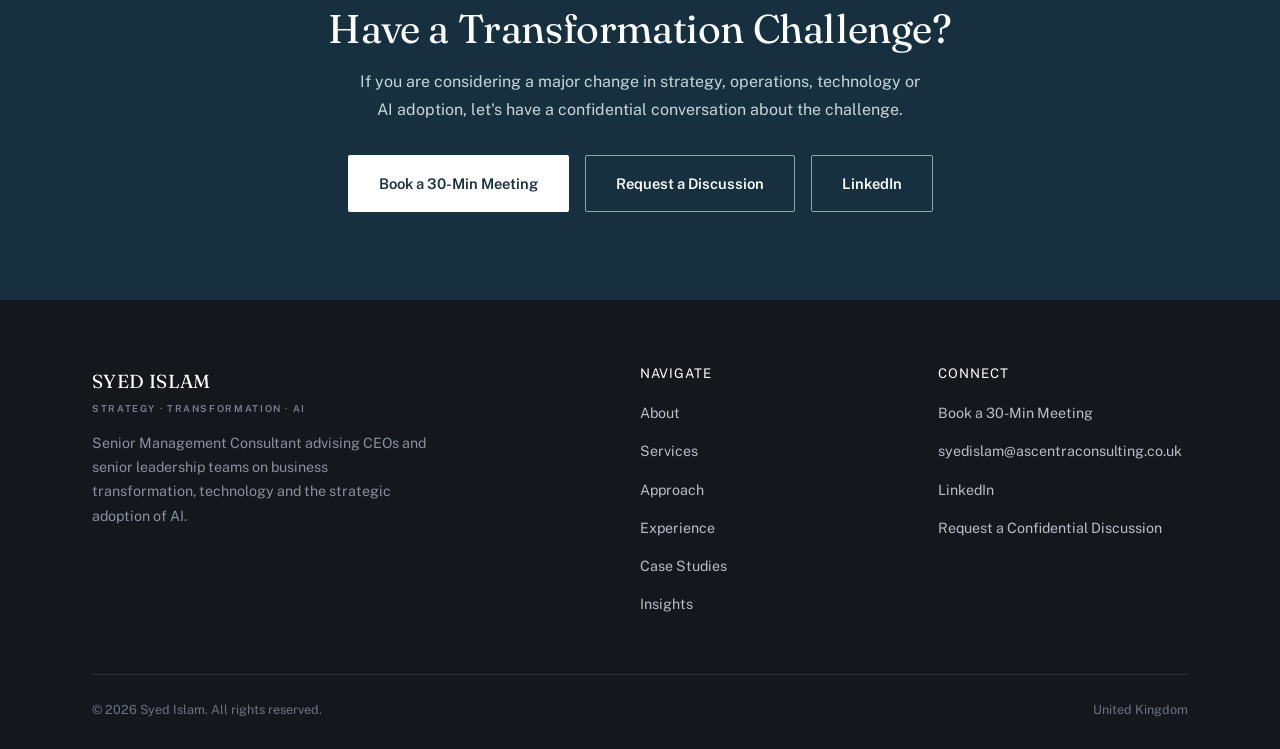
<file: insights.html>
<!DOCTYPE html>
<html lang="en">
<head>
<meta charset="UTF-8">
<meta name="viewport" content="width=device-width, initial-scale=1.0">
<title>Insights | Syed Islam — Executive Thought Leadership</title>
<meta name="description" content="Practical, executive-level perspectives on strategy, transformation and AI from Syed Islam.">
<link rel="preconnect" href="https://fonts.googleapis.com">
<link rel="preconnect" href="https://fonts.gstatic.com" crossorigin>
<link href="https://fonts.googleapis.com/css2?family=Fraunces:opsz,wght@9..144,300;9..144,400;9..144,500;9..144,600&family=Public+Sans:wght@400;500;600;700&display=swap" rel="stylesheet">
<style>
:root{
  --bg:#FFFFFF; --bg-soft:#F6F7F8; --bg-deep:#EDF1F3;
  --ink:#14171C; --ink-soft:#565D68; --ink-faint:#8B92A0;
  --accent:#2E5A78; --accent-deep:#17303F; --accent-soft:#E6EEF2;
  --line:#E1E4E8;
  --serif:'Fraunces',Georgia,'Times New Roman',serif;
  --sans:'Public Sans',-apple-system,BlinkMacSystemFont,'Segoe UI',sans-serif;
  --maxw:1160px; --radius:2px;
}
*{margin:0;padding:0;box-sizing:border-box;}
html{scroll-behavior:smooth;}
body{font-family:var(--sans);color:var(--ink);background:var(--bg);line-height:1.7;font-size:16px;-webkit-font-smoothing:antialiased;}
a{color:inherit;text-decoration:none;}
ul{list-style:none;}
:focus-visible{outline:2px solid var(--accent);outline-offset:3px;}
.container{max-width:var(--maxw);margin:0 auto;padding:0 32px;}
h1,h2,h4{font-family:var(--serif);color:var(--ink);line-height:1.16;letter-spacing:-0.01em;font-weight:400;}
h1{font-size:clamp(2.1rem,2.6vw + 1.2rem,3.2rem);}
p{color:var(--ink-soft);}
.lede{font-size:1.18rem;line-height:1.65;color:var(--ink-soft);}
.eyebrow{font-size:0.76rem;letter-spacing:0.15em;text-transform:uppercase;color:var(--accent);font-weight:600;display:inline-block;margin-bottom:18px;}
.section{padding:90px 0;}
.center{text-align:center;}
.grid{display:grid;gap:30px;}
.grid-3{grid-template-columns:repeat(3,1fr);}
.btn{display:inline-flex;align-items:center;gap:10px;padding:15px 30px;font-family:var(--sans);font-size:0.92rem;font-weight:600;border-radius:var(--radius);cursor:pointer;transition:background .2s ease,color .2s ease,border-color .2s ease;border:1px solid transparent;white-space:nowrap;}
.btn-primary{background:var(--accent-deep);color:#fff;}
.btn-primary:hover{background:var(--ink);}
.btn-outline-light{border-color:rgba(255,255,255,.55);color:#fff;}
.btn-outline-light:hover{background:#fff;color:var(--accent-deep);}
.btn-sm{padding:10px 20px;font-size:0.83rem;}
.btn-row{display:flex;gap:16px;flex-wrap:wrap;}
header.site-header{position:sticky;top:0;z-index:200;background:rgba(255,255,255,.97);backdrop-filter:blur(10px);border-bottom:1px solid var(--line);}
.nav-wrap{display:flex;align-items:center;justify-content:space-between;padding:20px 32px;max-width:var(--maxw);margin:0 auto;}
.brand{font-family:var(--serif);font-size:1.18rem;letter-spacing:.02em;}
.brand small{display:block;font-family:var(--sans);font-size:.6rem;letter-spacing:.17em;color:var(--ink-faint);text-transform:uppercase;font-weight:600;margin-top:3px;}
nav.main-nav{display:flex;gap:28px;align-items:center;}
nav.main-nav a{font-size:.87rem;color:var(--ink-soft);font-weight:500;transition:color .2s;position:relative;}
nav.main-nav a:hover{color:var(--accent-deep);}
nav.main-nav a.active{color:var(--accent-deep);}
nav.main-nav a.active::after{content:'';position:absolute;left:0;right:0;bottom:-6px;height:2px;background:var(--accent);}
.nav-right{display:flex;align-items:center;gap:20px;}
.hamburger{display:none;flex-direction:column;gap:5px;background:none;border:none;cursor:pointer;padding:6px;}
.hamburger span{width:22px;height:2px;background:var(--ink);display:block;transition:.2s;}
@media(max-width:960px){
  nav.main-nav{position:fixed;top:73px;left:0;right:0;background:#fff;flex-direction:column;align-items:flex-start;padding:24px 32px;gap:20px;border-bottom:1px solid var(--line);transform:translateY(-8px);opacity:0;pointer-events:none;transition:.2s;max-height:80vh;overflow-y:auto;}
  nav.main-nav.open{transform:translateY(0);opacity:1;pointer-events:auto;}
  .hamburger{display:flex;}
  .nav-right .btn{display:none;}
}
.page-header{padding:64px 0 20px;}
.insight-card{border:1px solid var(--line);padding:30px;height:100%;display:flex;flex-direction:column;transition:border-color .2s;}
.insight-card:hover{border-color:var(--accent);}
.insight-card .badge{font-size:.66rem;letter-spacing:.1em;text-transform:uppercase;color:var(--ink-faint);border:1px solid var(--line);padding:4px 10px;display:inline-block;margin-bottom:16px;width:fit-content;}
.insight-card h4{font-weight:500;font-size:1.08rem;margin-bottom:10px;}
.insight-card p{font-size:.87rem;}
@media(max-width:900px){.grid-3{grid-template-columns:repeat(2,1fr);}}
@media(max-width:600px){.grid-3{grid-template-columns:1fr;}.section{padding:56px 0;}}
.cta-band{padding:88px 0;background:var(--accent-deep);color:#fff;text-align:center;}
.cta-band h2{color:#fff;}
.cta-band p{color:#C7D6DE;max-width:560px;margin:16px auto 32px;}
footer{background:var(--ink);color:#B8BEC8;padding:66px 0 28px;}
.footer-top{display:grid;grid-template-columns:2fr 1fr 1fr;gap:48px;padding-bottom:46px;border-bottom:1px solid rgba(255,255,255,.1);}
footer h4{color:#fff;font-family:var(--sans);font-size:.83rem;letter-spacing:.08em;text-transform:uppercase;margin-bottom:18px;}
footer .brand{color:#fff;}
footer .brand small{color:#7C8494;}
footer p{color:#8891A0;font-size:.89rem;max-width:340px;margin-top:14px;}
footer ul li{margin-bottom:11px;}
footer ul li a{color:#B8BEC8;font-size:.89rem;transition:color .2s;}
footer ul li a:hover{color:#fff;}
.footer-bottom{display:flex;justify-content:space-between;padding-top:24px;font-size:.79rem;color:#6C7484;flex-wrap:wrap;gap:10px;}
@media(prefers-reduced-motion:reduce){*{animation:none !important;transition:none !important;scroll-behavior:auto !important;}}
@media(max-width:760px){.footer-top{grid-template-columns:1fr;gap:32px;}}
</style>
</head>
<body>

<header class="site-header">
  <div class="nav-wrap">
    <a href="index.html" class="brand">SYED ISLAM<small>Strategy · Transformation · AI</small></a>
    <nav class="main-nav" id="mainNav">
      <a href="index.html">Home</a>
      <a href="about.html">About</a>
      <a href="services.html">Services</a>
      <a href="approach.html">Approach</a>
      <a href="experience.html">Experience</a>
      <a href="case-studies.html">Case Studies</a>
      <a href="insights.html" class="active">Insights</a>
      <a href="contact.html">Contact</a>
      <a href="https://calendly.com/ascentraglobal/30min" target="_blank" rel="noopener noreferrer" style="color:var(--accent);font-weight:600;">Book a Meeting &rarr;</a>
    </nav>
    <div class="nav-right">
      <a href="https://calendly.com/ascentraglobal/30min" target="_blank" rel="noopener noreferrer" class="btn btn-primary btn-sm">Book a Meeting</a>
      <button class="hamburger" id="hamburger" aria-label="Toggle menu" aria-expanded="false"><span></span><span></span><span></span></button>
    </div>
  </div>
</header>

<section class="page-header">
  <div class="container">
    <span class="eyebrow">Insights</span>
    <h1>Executive Thought Leadership</h1>
    <p class="lede" style="margin-top:16px;max-width:700px;">Practical, executive-level perspectives on strategy, transformation and AI — publishing soon.</p>
  </div>
</section>

<section class="section" style="padding-top:36px;">
  <div class="container">
    <div class="grid grid-3">
      <div class="insight-card"><span class="badge">Coming Soon</span><h4>The CEO's Guide to AI Transformation</h4><p>A practical framework for how CEOs should approach AI adoption at the operating-model level, not just the tooling level.</p></div>
      <div class="insight-card"><span class="badge">Coming Soon</span><h4>AI Is Not a Strategy: It Is a Transformation Capability</h4><p>Why treating AI as a destination, rather than a capability in service of strategy, leads programmes astray.</p></div>
      <div class="insight-card"><span class="badge">Coming Soon</span><h4>Where AI Actually Creates Business Value</h4><p>Separating genuine productivity and decision-support gains from AI initiatives that generate activity without impact.</p></div>
      <div class="insight-card"><span class="badge">Coming Soon</span><h4>Why Most Digital Transformation Programmes Fail</h4><p>The operational and organisational reasons transformation stalls after the strategy has already been agreed.</p></div>
      <div class="insight-card"><span class="badge">Coming Soon</span><h4>From Automation to the AI Operating Model</h4><p>Moving beyond point automation toward an operating model where AI is embedded in how decisions get made.</p></div>
      <div class="insight-card"><span class="badge">Coming Soon</span><h4>The New Role of Management in an AI-Enabled Organisation</h4><p>What changes — and what doesn't — for leadership teams as AI takes on more operational responsibility.</p></div>
      <div class="insight-card"><span class="badge">Coming Soon</span><h4>How CEOs Should Evaluate AI Investment</h4><p>A practical lens for weighing AI investment decisions against business priorities rather than market noise.</p></div>
      <div class="insight-card"><span class="badge">Coming Soon</span><h4>Building an AI-Ready Operating Model</h4><p>The organisational, data and process foundations that need to be in place before AI can be deployed effectively.</p></div>
      <div class="insight-card"><span class="badge">Coming Soon</span><h4>Technology Transformation Without Organisational Chaos</h4><p>Sequencing technology change so it strengthens the organisation rather than destabilising it.</p></div>
      <div class="insight-card"><span class="badge">Coming Soon</span><h4>AI, Productivity and the Future of Business Operations</h4><p>What sustained productivity gains from AI actually require at the operational level.</p></div>
    </div>
  </div>
</section>

<section class="cta-band">
  <div class="container">
    <span class="eyebrow" style="color:#9FC0D6;">Get In Touch</span>
    <h2 style="font-size:clamp(1.8rem,2vw + 1.2rem,2.5rem);">Have a Transformation Challenge?</h2>
    <p>If you are considering a major change in strategy, operations, technology or AI adoption, let's have a confidential conversation about the challenge.</p>
    <div class="btn-row center" style="justify-content:center;">
      <a href="https://calendly.com/ascentraglobal/30min" target="_blank" rel="noopener noreferrer" class="btn" style="background:#fff;color:var(--accent-deep);">Book a 30-Min Meeting</a>
      <a href="contact.html" class="btn btn-outline-light">Request a Discussion</a>
      <a href="https://linkedin.com/in/syed-islam-mba-bsc" target="_blank" rel="noopener" class="btn btn-outline-light">LinkedIn</a>
    </div>
  </div>
</section>

<footer>
  <div class="container">
    <div class="footer-top">
      <div>
        <a href="index.html" class="brand">SYED ISLAM<small>Strategy · Transformation · AI</small></a>
        <p>Senior Management Consultant advising CEOs and senior leadership teams on business transformation, technology and the strategic adoption of AI.</p>
      </div>
      <div>
        <h4>Navigate</h4>
        <ul>
          <li><a href="about.html">About</a></li>
          <li><a href="services.html">Services</a></li>
          <li><a href="approach.html">Approach</a></li>
          <li><a href="experience.html">Experience</a></li>
          <li><a href="case-studies.html">Case Studies</a></li>
          <li><a href="insights.html">Insights</a></li>
        </ul>
      </div>
      <div>
        <h4>Connect</h4>
        <ul>
          <li><a href="https://calendly.com/ascentraglobal/30min" target="_blank" rel="noopener noreferrer">Book a 30-Min Meeting</a></li>
          <li><a href="mailto:syedislam@ascentraconsulting.co.uk">syedislam@ascentraconsulting.co.uk</a></li>
          <li><a href="https://linkedin.com/in/syed-islam-mba-bsc" target="_blank" rel="noopener">LinkedIn</a></li>
          <li><a href="contact.html">Request a Confidential Discussion</a></li>
        </ul>
      </div>
    </div>
    <div class="footer-bottom">
      <span>© 2026 Syed Islam. All rights reserved.</span>
      <span>United Kingdom</span>
    </div>
  </div>
</footer>

<script>
  var h=document.getElementById('hamburger'), n=document.getElementById('mainNav');
  if(h){h.addEventListener('click',function(){var open=n.classList.toggle('open');h.classList.toggle('active');h.setAttribute('aria-expanded',open?'true':'false');});}
</script>
</body>
</html>
</file>
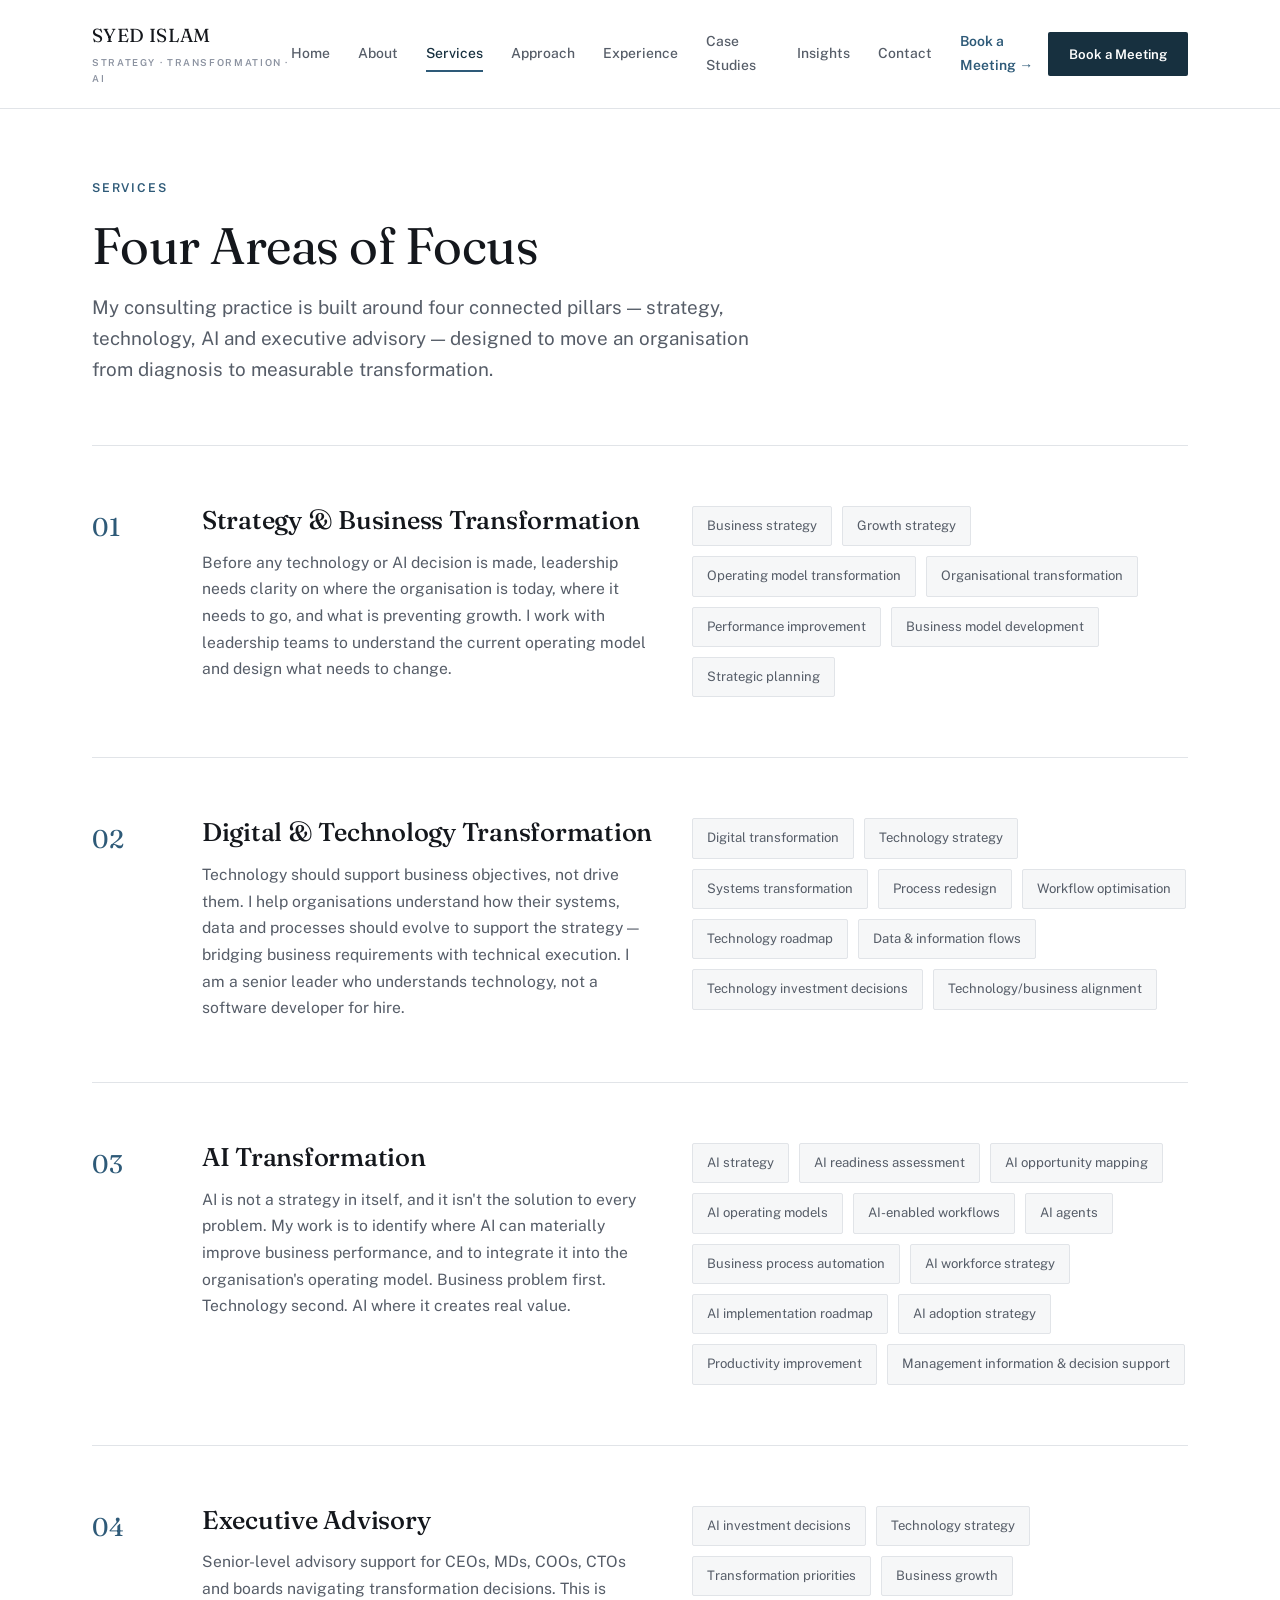
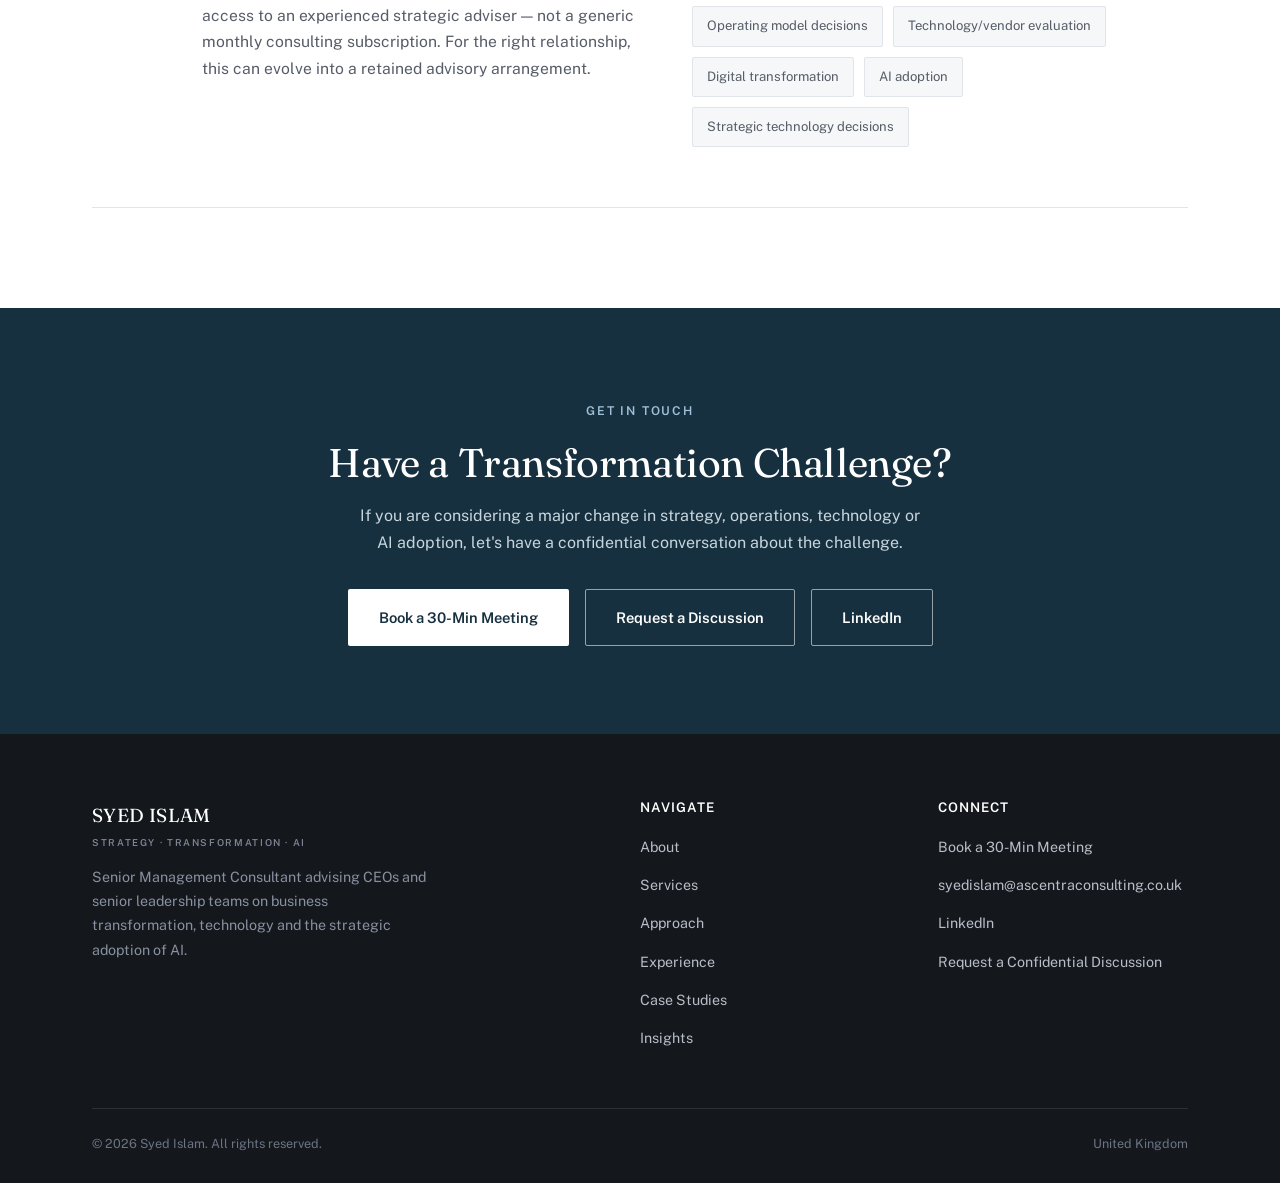
<file: services.html>
<!DOCTYPE html>
<html lang="en">
<head>
<meta charset="UTF-8">
<meta name="viewport" content="width=device-width, initial-scale=1.0">
<title>Services | Syed Islam — Strategy, Technology &amp; AI Transformation Consulting</title>
<meta name="description" content="Four consulting pillars: Strategy & Business Transformation, Digital & Technology Transformation, AI Transformation, and Executive Advisory.">
<link rel="preconnect" href="https://fonts.googleapis.com">
<link rel="preconnect" href="https://fonts.gstatic.com" crossorigin>
<link href="https://fonts.googleapis.com/css2?family=Fraunces:opsz,wght@9..144,300;9..144,400;9..144,500;9..144,600&family=Public+Sans:wght@400;500;600;700&display=swap" rel="stylesheet">
<style>
:root{
  --bg:#FFFFFF; --bg-soft:#F6F7F8; --bg-deep:#EDF1F3;
  --ink:#14171C; --ink-soft:#565D68; --ink-faint:#8B92A0;
  --accent:#2E5A78; --accent-deep:#17303F; --accent-soft:#E6EEF2;
  --line:#E1E4E8;
  --serif:'Fraunces',Georgia,'Times New Roman',serif;
  --sans:'Public Sans',-apple-system,BlinkMacSystemFont,'Segoe UI',sans-serif;
  --maxw:1160px; --radius:2px;
}
*{margin:0;padding:0;box-sizing:border-box;}
html{scroll-behavior:smooth;}
body{font-family:var(--sans);color:var(--ink);background:var(--bg);line-height:1.7;font-size:16px;-webkit-font-smoothing:antialiased;}
img{max-width:100%;display:block;}
a{color:inherit;text-decoration:none;}
ul{list-style:none;}
:focus-visible{outline:2px solid var(--accent);outline-offset:3px;}
.container{max-width:var(--maxw);margin:0 auto;padding:0 32px;}
h1,h2,h3,h4{font-family:var(--serif);color:var(--ink);line-height:1.16;letter-spacing:-0.01em;font-weight:400;}
h1{font-size:clamp(2.1rem,2.6vw + 1.2rem,3.2rem);}
h2{font-size:clamp(1.6rem,1.6vw + 1.1rem,2.15rem);}
h3{font-size:clamp(1.3rem,1vw + 1.1rem,1.6rem);font-weight:500;}
h4{font-size:1.02rem;font-weight:600;font-family:var(--sans);color:var(--ink);}
p{color:var(--ink-soft);}
.lede{font-size:1.18rem;line-height:1.65;color:var(--ink-soft);}
.eyebrow{font-size:0.76rem;letter-spacing:0.15em;text-transform:uppercase;color:var(--accent);font-weight:600;display:inline-block;margin-bottom:18px;}
.section{padding:100px 0;}
.bg-soft{background:var(--bg-soft);}
.center{text-align:center;}
.btn{display:inline-flex;align-items:center;gap:10px;padding:15px 30px;font-family:var(--sans);font-size:0.92rem;font-weight:600;border-radius:var(--radius);cursor:pointer;transition:background .2s ease,color .2s ease,border-color .2s ease;border:1px solid transparent;white-space:nowrap;}
.btn-primary{background:var(--accent-deep);color:#fff;}
.btn-primary:hover{background:var(--ink);}
.btn-outline-light{border-color:rgba(255,255,255,.55);color:#fff;}
.btn-outline-light:hover{background:#fff;color:var(--accent-deep);}
.btn-sm{padding:10px 20px;font-size:0.83rem;}
.btn-row{display:flex;gap:16px;flex-wrap:wrap;}
header.site-header{position:sticky;top:0;z-index:200;background:rgba(255,255,255,.97);backdrop-filter:blur(10px);border-bottom:1px solid var(--line);}
.nav-wrap{display:flex;align-items:center;justify-content:space-between;padding:20px 32px;max-width:var(--maxw);margin:0 auto;}
.brand{font-family:var(--serif);font-size:1.18rem;letter-spacing:.02em;}
.brand small{display:block;font-family:var(--sans);font-size:.6rem;letter-spacing:.17em;color:var(--ink-faint);text-transform:uppercase;font-weight:600;margin-top:3px;}
nav.main-nav{display:flex;gap:28px;align-items:center;}
nav.main-nav a{font-size:.87rem;color:var(--ink-soft);font-weight:500;transition:color .2s;position:relative;}
nav.main-nav a:hover{color:var(--accent-deep);}
nav.main-nav a.active{color:var(--accent-deep);}
nav.main-nav a.active::after{content:'';position:absolute;left:0;right:0;bottom:-6px;height:2px;background:var(--accent);}
.nav-right{display:flex;align-items:center;gap:20px;}
.hamburger{display:none;flex-direction:column;gap:5px;background:none;border:none;cursor:pointer;padding:6px;}
.hamburger span{width:22px;height:2px;background:var(--ink);display:block;transition:.2s;}
@media(max-width:960px){
  nav.main-nav{position:fixed;top:73px;left:0;right:0;background:#fff;flex-direction:column;align-items:flex-start;padding:24px 32px;gap:20px;border-bottom:1px solid var(--line);transform:translateY(-8px);opacity:0;pointer-events:none;transition:.2s;max-height:80vh;overflow-y:auto;}
  nav.main-nav.open{transform:translateY(0);opacity:1;pointer-events:auto;}
  .hamburger{display:flex;}
  .nav-right .btn{display:none;}
}
.page-header{padding:64px 0 20px;}
.pillar{padding:60px 0;border-top:1px solid var(--line);display:grid;grid-template-columns:70px 1fr 1.1fr;gap:40px;}
.pillar:last-child{border-bottom:1px solid var(--line);}
.pillar .p-num{font-family:var(--serif);font-size:1.6rem;color:var(--accent);}
.pillar h3{margin-bottom:14px;}
.pillar .p-desc p{font-size:.98rem;}
.pillar .p-areas{display:flex;flex-wrap:wrap;gap:10px;align-content:flex-start;}
.tag{border:1px solid var(--line);padding:8px 14px;font-size:.82rem;color:var(--ink-soft);border-radius:var(--radius);background:var(--bg-soft);}
@media(max-width:900px){.pillar{grid-template-columns:1fr;gap:16px;}}
.cta-band{padding:88px 0;background:var(--accent-deep);color:#fff;text-align:center;}
.cta-band h2{color:#fff;}
.cta-band p{color:#C7D6DE;max-width:560px;margin:16px auto 32px;}
footer{background:var(--ink);color:#B8BEC8;padding:66px 0 28px;}
.footer-top{display:grid;grid-template-columns:2fr 1fr 1fr;gap:48px;padding-bottom:46px;border-bottom:1px solid rgba(255,255,255,.1);}
footer h4{color:#fff;font-family:var(--sans);font-size:.83rem;letter-spacing:.08em;text-transform:uppercase;margin-bottom:18px;}
footer .brand{color:#fff;}
footer .brand small{color:#7C8494;}
footer p{color:#8891A0;font-size:.89rem;max-width:340px;margin-top:14px;}
footer ul li{margin-bottom:11px;}
footer ul li a{color:#B8BEC8;font-size:.89rem;transition:color .2s;}
footer ul li a:hover{color:#fff;}
.footer-bottom{display:flex;justify-content:space-between;padding-top:24px;font-size:.79rem;color:#6C7484;flex-wrap:wrap;gap:10px;}
@media(prefers-reduced-motion:reduce){*{animation:none !important;transition:none !important;scroll-behavior:auto !important;}}
@media(max-width:760px){.footer-top{grid-template-columns:1fr;gap:32px;}}
@media(max-width:600px){.section{padding:60px 0;}}
</style>
</head>
<body>

<header class="site-header">
  <div class="nav-wrap">
    <a href="index.html" class="brand">SYED ISLAM<small>Strategy · Transformation · AI</small></a>
    <nav class="main-nav" id="mainNav">
      <a href="index.html">Home</a>
      <a href="about.html">About</a>
      <a href="services.html" class="active">Services</a>
      <a href="approach.html">Approach</a>
      <a href="experience.html">Experience</a>
      <a href="case-studies.html">Case Studies</a>
      <a href="insights.html">Insights</a>
      <a href="contact.html">Contact</a>
      <a href="https://calendly.com/ascentraglobal/30min" target="_blank" rel="noopener noreferrer" style="color:var(--accent);font-weight:600;">Book a Meeting &rarr;</a>
    </nav>
    <div class="nav-right">
      <a href="https://calendly.com/ascentraglobal/30min" target="_blank" rel="noopener noreferrer" class="btn btn-primary btn-sm">Book a Meeting</a>
      <button class="hamburger" id="hamburger" aria-label="Toggle menu" aria-expanded="false"><span></span><span></span><span></span></button>
    </div>
  </div>
</header>

<section class="page-header">
  <div class="container">
    <span class="eyebrow">Services</span>
    <h1>Four Areas of Focus</h1>
    <p class="lede" style="margin-top:16px;max-width:700px;">My consulting practice is built around four connected pillars — strategy, technology, AI and executive advisory — designed to move an organisation from diagnosis to measurable transformation.</p>
  </div>
</section>

<section class="section" style="padding-top:40px;">
  <div class="container">

    <div class="pillar">
      <div class="p-num">01</div>
      <div class="p-desc">
        <h3>Strategy &amp; Business Transformation</h3>
        <p>Before any technology or AI decision is made, leadership needs clarity on where the organisation is today, where it needs to go, and what is preventing growth. I work with leadership teams to understand the current operating model and design what needs to change.</p>
      </div>
      <div class="p-areas">
        <span class="tag">Business strategy</span>
        <span class="tag">Growth strategy</span>
        <span class="tag">Operating model transformation</span>
        <span class="tag">Organisational transformation</span>
        <span class="tag">Performance improvement</span>
        <span class="tag">Business model development</span>
        <span class="tag">Strategic planning</span>
      </div>
    </div>

    <div class="pillar">
      <div class="p-num">02</div>
      <div class="p-desc">
        <h3>Digital &amp; Technology Transformation</h3>
        <p>Technology should support business objectives, not drive them. I help organisations understand how their systems, data and processes should evolve to support the strategy — bridging business requirements with technical execution. I am a senior leader who understands technology, not a software developer for hire.</p>
      </div>
      <div class="p-areas">
        <span class="tag">Digital transformation</span>
        <span class="tag">Technology strategy</span>
        <span class="tag">Systems transformation</span>
        <span class="tag">Process redesign</span>
        <span class="tag">Workflow optimisation</span>
        <span class="tag">Technology roadmap</span>
        <span class="tag">Data &amp; information flows</span>
        <span class="tag">Technology investment decisions</span>
        <span class="tag">Technology/business alignment</span>
      </div>
    </div>

    <div class="pillar">
      <div class="p-num">03</div>
      <div class="p-desc">
        <h3>AI Transformation</h3>
        <p>AI is not a strategy in itself, and it isn't the solution to every problem. My work is to identify where AI can materially improve business performance, and to integrate it into the organisation's operating model. Business problem first. Technology second. AI where it creates real value.</p>
      </div>
      <div class="p-areas">
        <span class="tag">AI strategy</span>
        <span class="tag">AI readiness assessment</span>
        <span class="tag">AI opportunity mapping</span>
        <span class="tag">AI operating models</span>
        <span class="tag">AI-enabled workflows</span>
        <span class="tag">AI agents</span>
        <span class="tag">Business process automation</span>
        <span class="tag">AI workforce strategy</span>
        <span class="tag">AI implementation roadmap</span>
        <span class="tag">AI adoption strategy</span>
        <span class="tag">Productivity improvement</span>
        <span class="tag">Management information &amp; decision support</span>
      </div>
    </div>

    <div class="pillar">
      <div class="p-num">04</div>
      <div class="p-desc">
        <h3>Executive Advisory</h3>
        <p>Senior-level advisory support for CEOs, MDs, COOs, CTOs and boards navigating transformation decisions. This is access to an experienced strategic adviser — not a generic monthly consulting subscription. For the right relationship, this can evolve into a retained advisory arrangement.</p>
      </div>
      <div class="p-areas">
        <span class="tag">AI investment decisions</span>
        <span class="tag">Technology strategy</span>
        <span class="tag">Transformation priorities</span>
        <span class="tag">Business growth</span>
        <span class="tag">Operating model decisions</span>
        <span class="tag">Technology/vendor evaluation</span>
        <span class="tag">Digital transformation</span>
        <span class="tag">AI adoption</span>
        <span class="tag">Strategic technology decisions</span>
      </div>
    </div>

  </div>
</section>

<section class="cta-band">
  <div class="container">
    <span class="eyebrow" style="color:#9FC0D6;">Get In Touch</span>
    <h2 style="font-size:clamp(1.8rem,2vw + 1.2rem,2.5rem);">Have a Transformation Challenge?</h2>
    <p>If you are considering a major change in strategy, operations, technology or AI adoption, let's have a confidential conversation about the challenge.</p>
    <div class="btn-row center" style="justify-content:center;">
      <a href="https://calendly.com/ascentraglobal/30min" target="_blank" rel="noopener noreferrer" class="btn" style="background:#fff;color:var(--accent-deep);">Book a 30-Min Meeting</a>
      <a href="contact.html" class="btn btn-outline-light">Request a Discussion</a>
      <a href="https://linkedin.com/in/syed-islam-mba-bsc" target="_blank" rel="noopener" class="btn btn-outline-light">LinkedIn</a>
    </div>
  </div>
</section>

<footer>
  <div class="container">
    <div class="footer-top">
      <div>
        <a href="index.html" class="brand">SYED ISLAM<small>Strategy · Transformation · AI</small></a>
        <p>Senior Management Consultant advising CEOs and senior leadership teams on business transformation, technology and the strategic adoption of AI.</p>
      </div>
      <div>
        <h4>Navigate</h4>
        <ul>
          <li><a href="about.html">About</a></li>
          <li><a href="services.html">Services</a></li>
          <li><a href="approach.html">Approach</a></li>
          <li><a href="experience.html">Experience</a></li>
          <li><a href="case-studies.html">Case Studies</a></li>
          <li><a href="insights.html">Insights</a></li>
        </ul>
      </div>
      <div>
        <h4>Connect</h4>
        <ul>
          <li><a href="https://calendly.com/ascentraglobal/30min" target="_blank" rel="noopener noreferrer">Book a 30-Min Meeting</a></li>
          <li><a href="mailto:syedislam@ascentraconsulting.co.uk">syedislam@ascentraconsulting.co.uk</a></li>
          <li><a href="https://linkedin.com/in/syed-islam-mba-bsc" target="_blank" rel="noopener">LinkedIn</a></li>
          <li><a href="contact.html">Request a Confidential Discussion</a></li>
        </ul>
      </div>
    </div>
    <div class="footer-bottom">
      <span>© 2026 Syed Islam. All rights reserved.</span>
      <span>United Kingdom</span>
    </div>
  </div>
</footer>

<script>
  var h=document.getElementById('hamburger'), n=document.getElementById('mainNav');
  if(h){h.addEventListener('click',function(){var open=n.classList.toggle('open');h.classList.toggle('active');h.setAttribute('aria-expanded',open?'true':'false');});}
</script>
</body>
</html>
</file>
